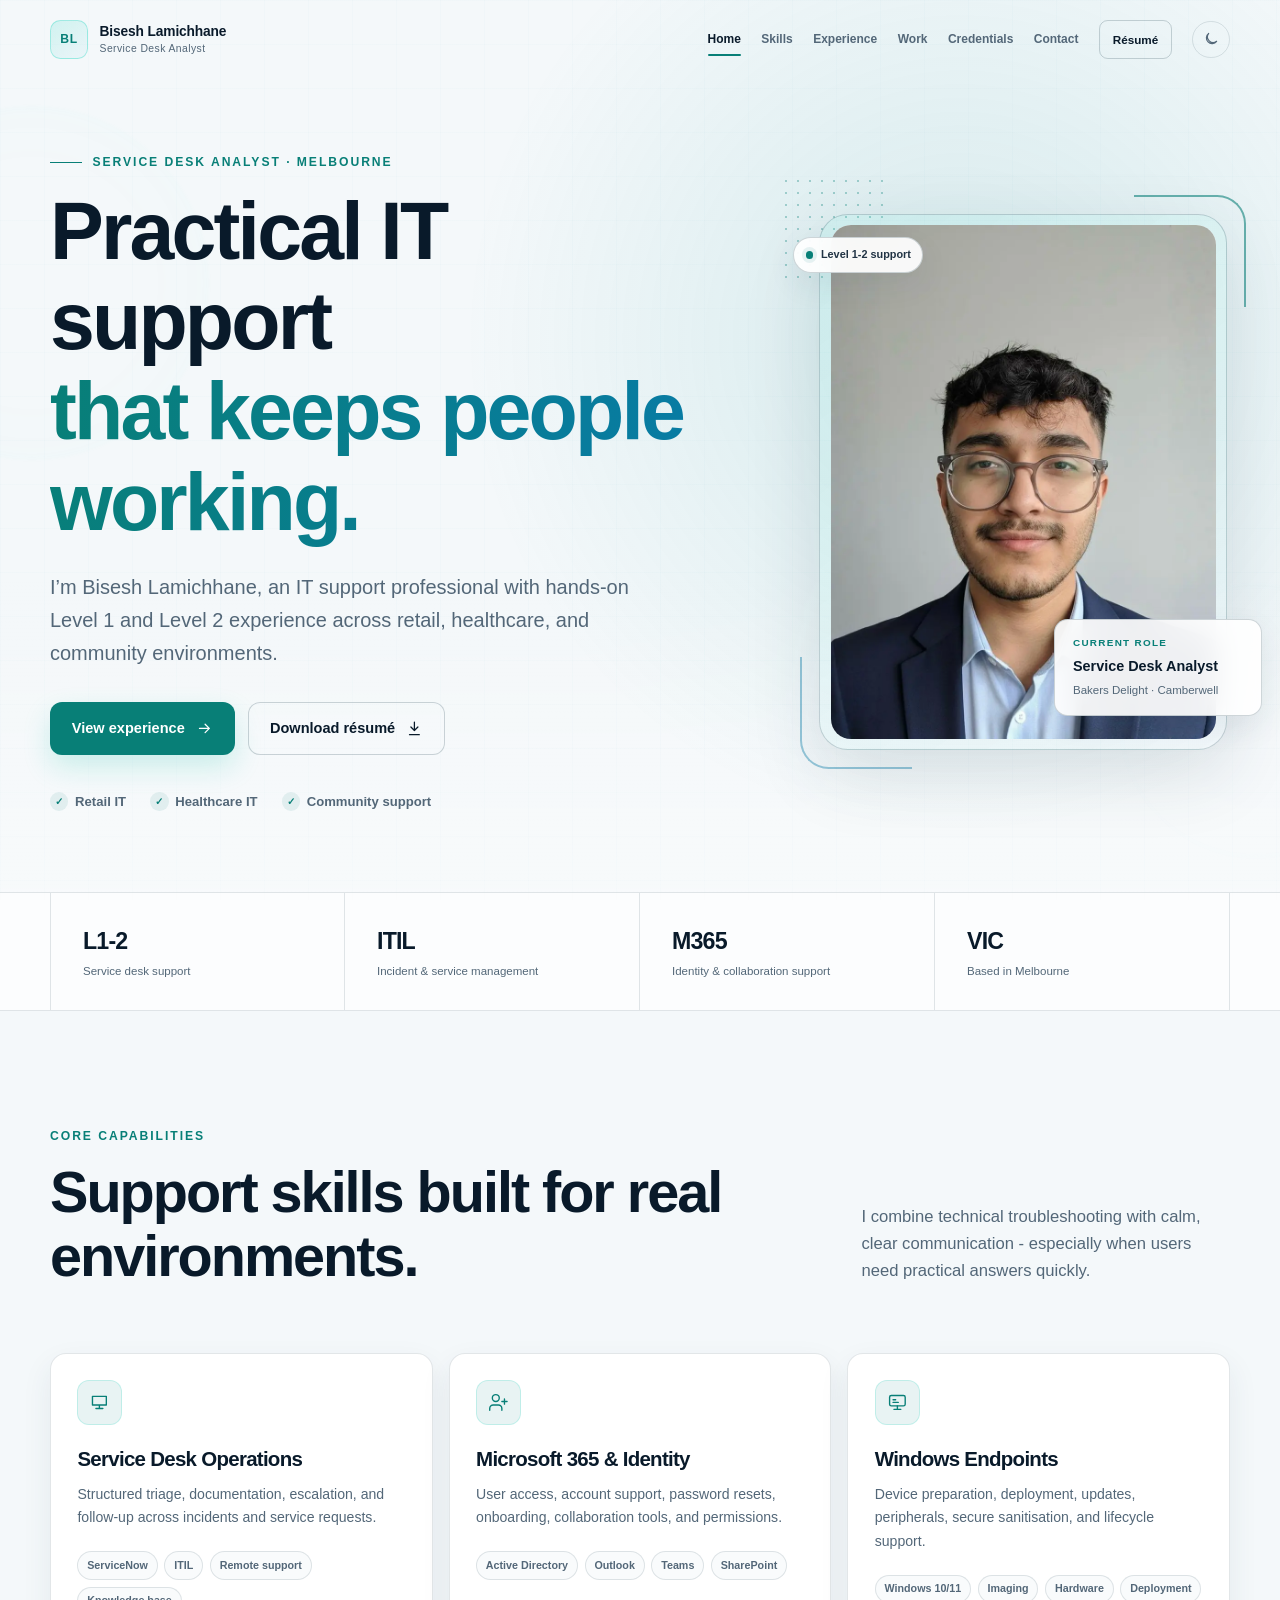
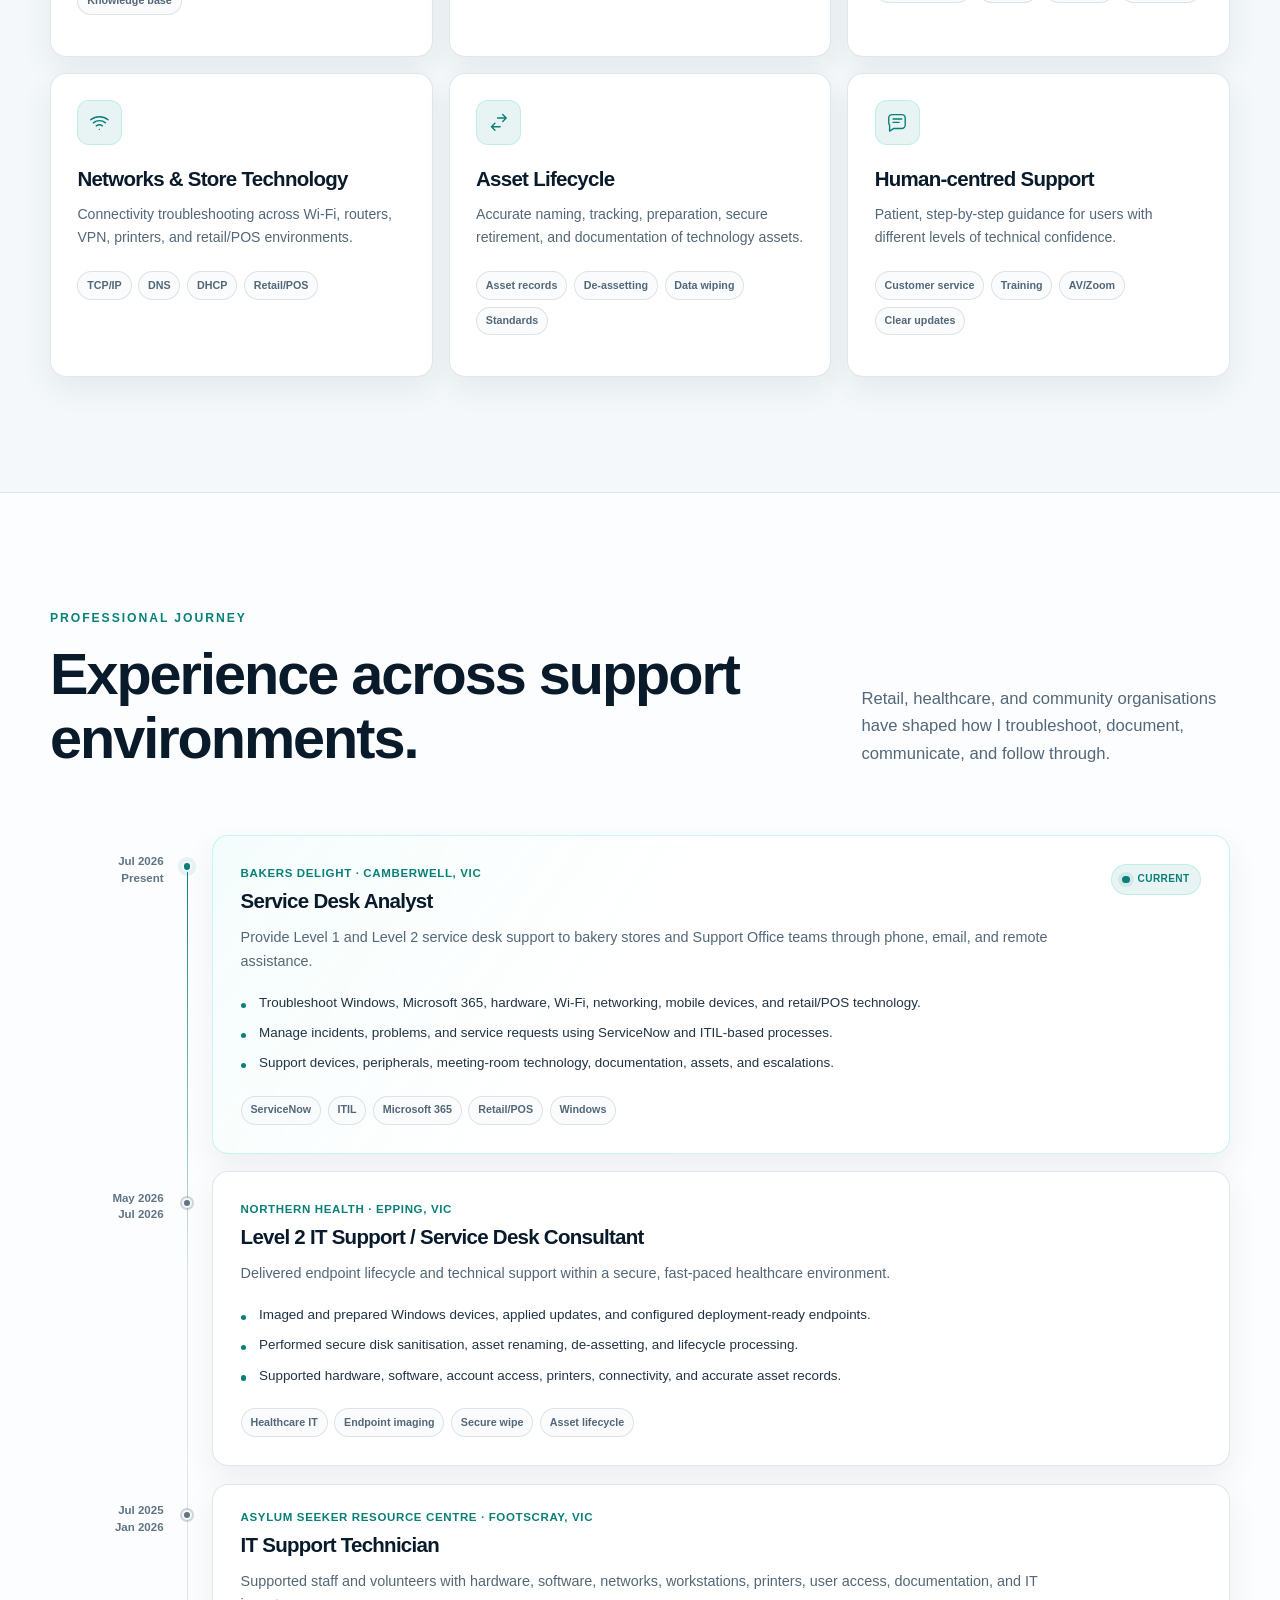
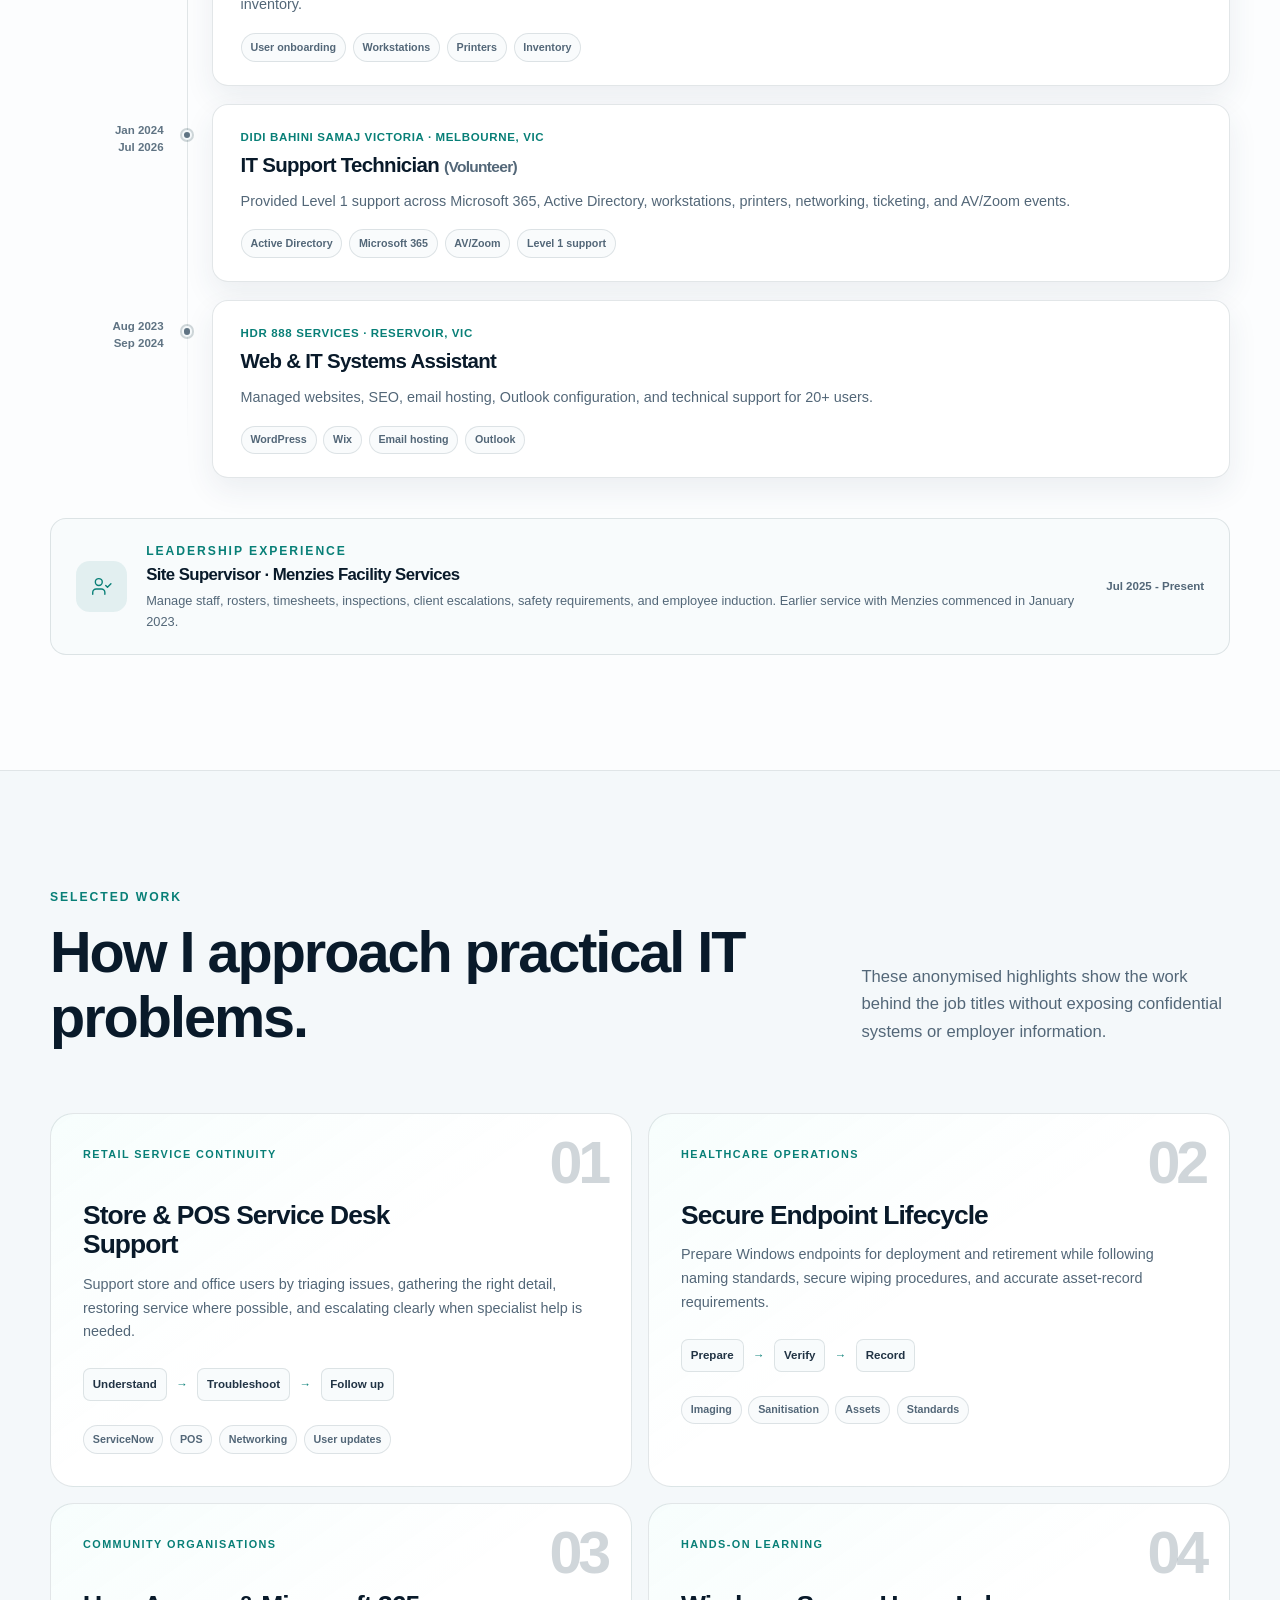
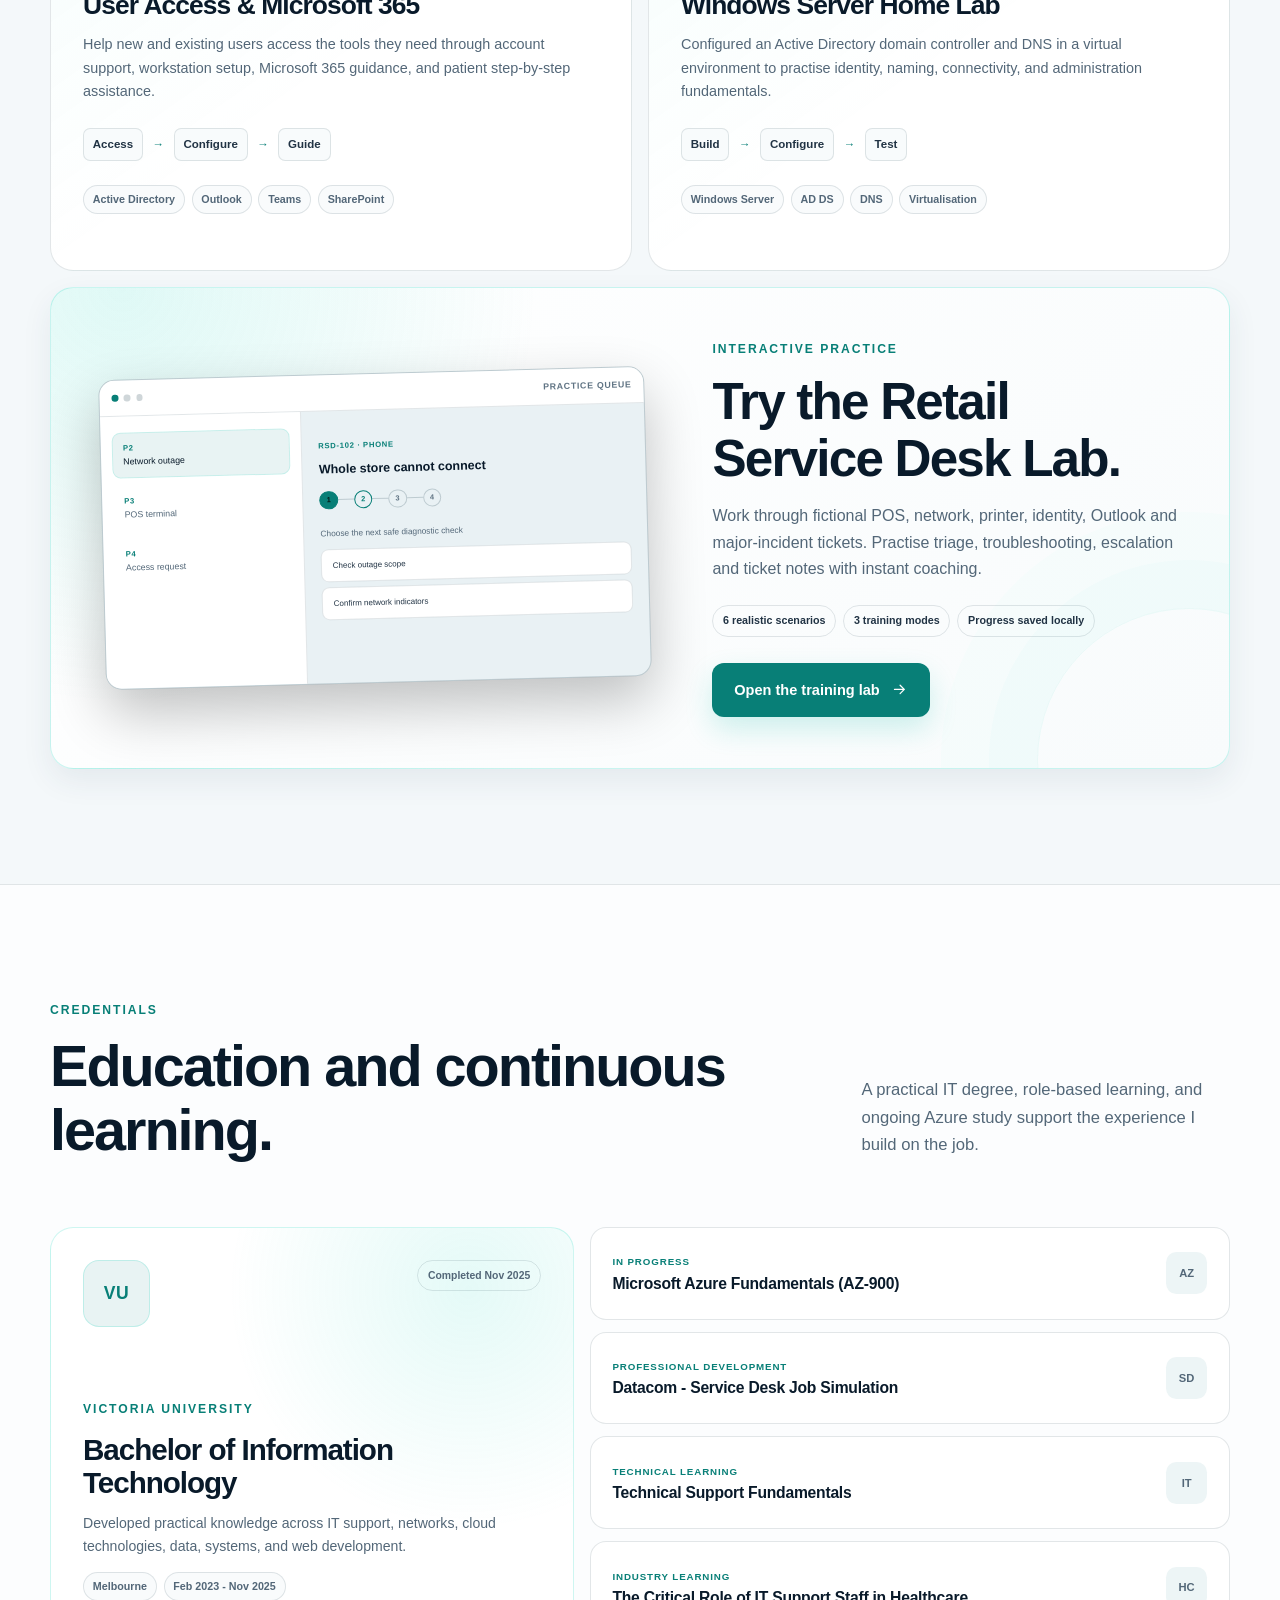
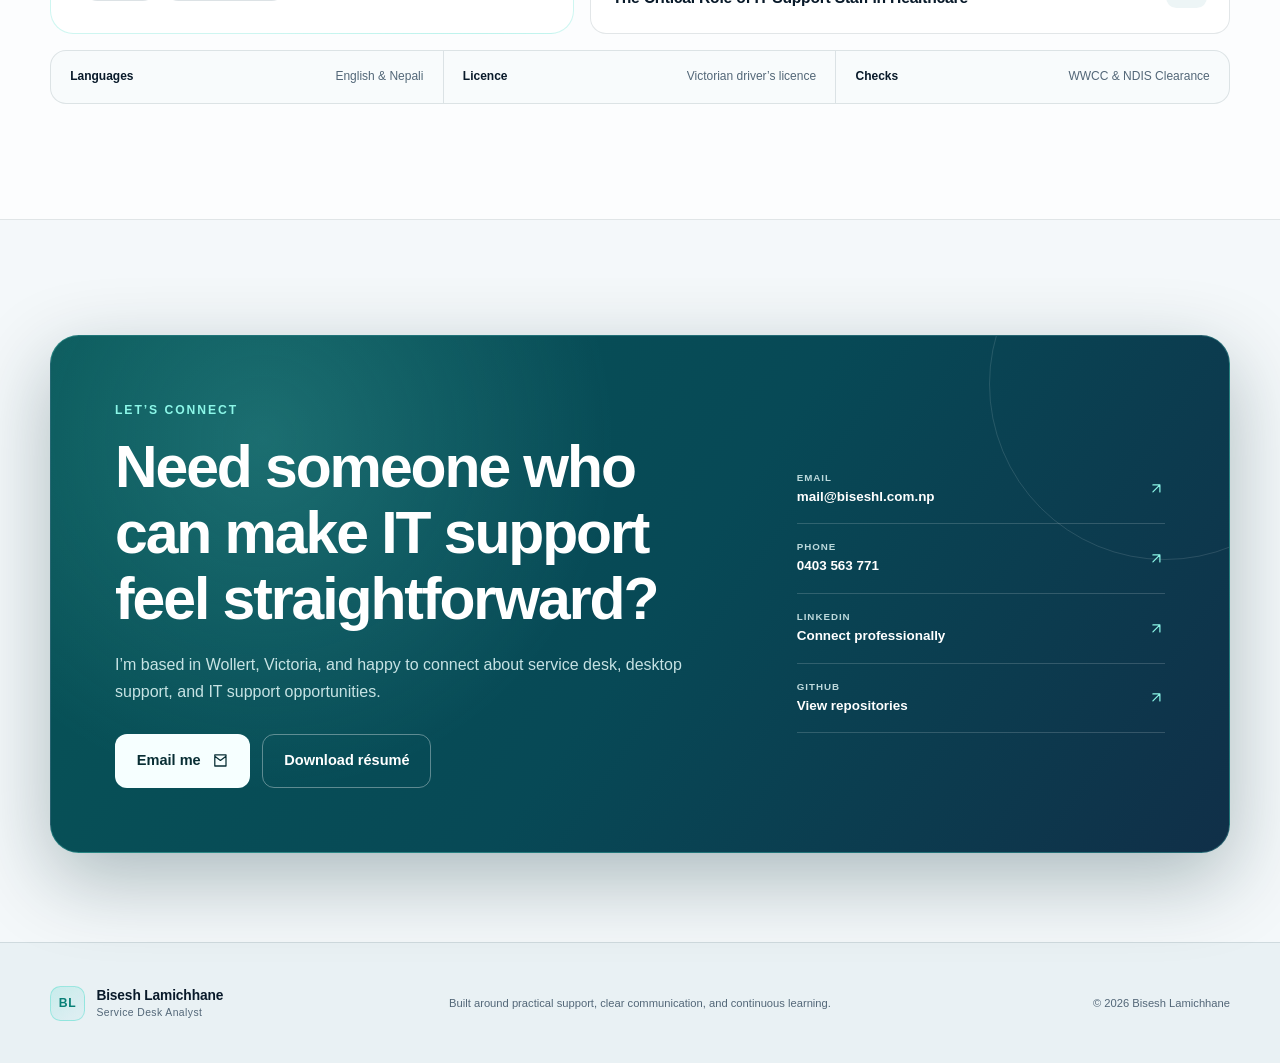
<file: index.html>
<!DOCTYPE html>
<html lang="en" data-theme="dark">
<head>
    <meta charset="utf-8">
    <meta name="viewport" content="width=device-width, initial-scale=1">
    <meta name="description" content="Bisesh Lamichhane is a Melbourne-based Service Desk Analyst with Level 1 and Level 2 experience across retail, healthcare, and community IT environments.">
    <meta name="author" content="Bisesh Lamichhane">
    <meta name="theme-color" content="#07111f">
    <meta name="color-scheme" content="dark light">

    <title>Bisesh Lamichhane | Service Desk Analyst &amp; IT Support</title>
    <link rel="canonical" href="https://www.biseshl.com.np/">
    <link rel="icon" href="/img/favicon.svg" type="image/svg+xml">
    <link rel="manifest" href="/site.webmanifest">
    <link rel="preload" href="/img/me.webp" as="image" type="image/webp">
    <link rel="stylesheet" href="/styles/styles.css?v=20260718-3">

    <meta property="og:type" content="profile">
    <meta property="og:title" content="Bisesh Lamichhane | Service Desk Analyst">
    <meta property="og:description" content="Level 1-2 IT support experience across retail, healthcare, and community environments in Melbourne.">
    <meta property="og:url" content="https://www.biseshl.com.np/">
    <meta property="og:image" content="https://www.biseshl.com.np/img/me.jpg">
    <meta property="og:image:alt" content="Professional portrait of Bisesh Lamichhane">
    <meta property="profile:first_name" content="Bisesh">
    <meta property="profile:last_name" content="Lamichhane">

    <meta name="twitter:card" content="summary_large_image">
    <meta name="twitter:title" content="Bisesh Lamichhane | Service Desk Analyst">
    <meta name="twitter:description" content="Practical IT support that keeps people working.">
    <meta name="twitter:image" content="https://www.biseshl.com.np/img/me.jpg">

    <script>
        document.documentElement.classList.add('js');
        try {
            const savedTheme = localStorage.getItem('theme');
            const preferredTheme = window.matchMedia('(prefers-color-scheme: light)').matches ? 'light' : 'dark';
            document.documentElement.dataset.theme = savedTheme || preferredTheme;
        } catch (error) {
            document.documentElement.dataset.theme = 'dark';
        }
    </script>

    <script type="application/ld+json">
    {
        "@context": "https://schema.org",
        "@type": "Person",
        "name": "Bisesh Lamichhane",
        "url": "https://www.biseshl.com.np/",
        "image": "https://www.biseshl.com.np/img/me.jpg",
        "jobTitle": "Service Desk Analyst",
        "email": "mailto:mail@biseshl.com.np",
        "telephone": "+61 403 563 771",
        "address": {
            "@type": "PostalAddress",
            "addressLocality": "Wollert",
            "addressRegion": "VIC",
            "addressCountry": "AU"
        },
        "alumniOf": {
            "@type": "CollegeOrUniversity",
            "name": "Victoria University"
        },
        "sameAs": [
            "https://www.linkedin.com/in/bisesh-lamichhane-6971a423b/",
            "https://github.com/Biseshl"
        ],
        "knowsAbout": [
            "Service Desk",
            "Microsoft 365",
            "Active Directory",
            "ServiceNow",
            "Windows endpoint support",
            "ITIL",
            "Retail POS support",
            "Networking"
        ]
    }
    </script>
    <script src="/app.js?v=20260718-2" defer></script>
</head>

<body>
    <a class="skip-link" href="#main-content">Skip to main content</a>

    <header class="site-header" data-site-header>
        <nav class="nav shell" aria-label="Primary navigation">
            <a class="brand" href="#home" aria-label="Bisesh Lamichhane - home">
                <span class="brand__mark" aria-hidden="true">BL</span>
                <span class="brand__text">
                    <strong>Bisesh Lamichhane</strong>
                    <small>Service Desk Analyst</small>
                </span>
            </a>

            <button class="nav-toggle" type="button" aria-expanded="false" aria-controls="primary-menu" aria-label="Open navigation menu">
                <span></span>
                <span></span>
                <span></span>
            </button>

            <div class="nav-menu" id="primary-menu" data-nav-menu>
                <a href="#home" data-nav-link>Home</a>
                <a href="#skills" data-nav-link>Skills</a>
                <a href="#experience" data-nav-link>Experience</a>
                <a href="#work" data-nav-link>Work</a>
                <a href="#credentials" data-nav-link>Credentials</a>
                <a href="#contact" data-nav-link>Contact</a>
                <a class="nav-resume" href="/Resume/Bisesh_Resume.pdf" download="Bisesh_Resume.pdf">Résumé</a>
                <button class="theme-toggle" type="button" aria-label="Switch to light theme" aria-pressed="false" data-theme-toggle>
                    <svg class="theme-icon theme-icon--sun" viewBox="0 0 24 24" aria-hidden="true">
                        <circle cx="12" cy="12" r="4"></circle>
                        <path d="M12 2v2M12 20v2M4.93 4.93l1.42 1.42M17.65 17.65l1.42 1.42M2 12h2M20 12h2M4.93 19.07l1.42-1.42M17.65 6.35l1.42-1.42"></path>
                    </svg>
                    <svg class="theme-icon theme-icon--moon" viewBox="0 0 24 24" aria-hidden="true">
                        <path d="M20.4 15.5A8.5 8.5 0 0 1 8.5 3.6 8.5 8.5 0 1 0 20.4 15.5Z"></path>
                    </svg>
                </button>
            </div>
        </nav>
    </header>

    <main id="main-content">
        <section class="hero section" id="home" aria-labelledby="hero-title">
            <div class="hero__glow hero__glow--one" aria-hidden="true"></div>
            <div class="hero__glow hero__glow--two" aria-hidden="true"></div>

            <div class="shell hero__grid">
                <div class="hero__content reveal">
                    <p class="eyebrow"><span></span> Service Desk Analyst · Melbourne</p>
                    <h1 id="hero-title">Practical IT support <em>that keeps people working.</em></h1>
                    <p class="hero__lead">
                        I’m Bisesh Lamichhane, an IT support professional with hands-on Level 1 and Level 2 experience across retail, healthcare, and community environments.
                    </p>

                    <div class="hero__actions">
                        <a class="button button--primary" href="#experience">
                            View experience
                            <svg viewBox="0 0 24 24" aria-hidden="true"><path d="m5 12 14 0M13 6l6 6-6 6"></path></svg>
                        </a>
                        <a class="button button--secondary" href="/Resume/Bisesh_Resume.pdf" download="Bisesh_Resume.pdf">
                            Download résumé
                            <svg viewBox="0 0 24 24" aria-hidden="true"><path d="M12 3v12M7 10l5 5 5-5M5 21h14"></path></svg>
                        </a>
                    </div>

                    <ul class="hero__proof" aria-label="Experience environments">
                        <li><span aria-hidden="true">✓</span> Retail IT</li>
                        <li><span aria-hidden="true">✓</span> Healthcare IT</li>
                        <li><span aria-hidden="true">✓</span> Community support</li>
                    </ul>
                </div>

                <div class="hero__visual reveal" data-delay="120">
                    <div class="portrait-frame">
                        <div class="portrait-frame__grid" aria-hidden="true"></div>
                        <picture>
                            <source srcset="/img/me.webp" type="image/webp">
                            <img src="/img/me.jpg" width="840" height="1120" alt="Bisesh Lamichhane in professional attire" fetchpriority="high">
                        </picture>
                        <div class="portrait-frame__label">
                            <small>Current role</small>
                            <strong>Service Desk Analyst</strong>
                            <span>Bakers Delight · Camberwell</span>
                        </div>
                        <div class="portrait-frame__status">
                            <span aria-hidden="true"></span>
                            Level 1-2 support
                        </div>
                    </div>
                </div>
            </div>
        </section>

        <section class="trust-strip" aria-label="Professional focus">
            <div class="shell trust-strip__grid">
                <div>
                    <span class="trust-strip__number">L1-2</span>
                    <p>Service desk support</p>
                </div>
                <div>
                    <span class="trust-strip__number">ITIL</span>
                    <p>Incident &amp; service management</p>
                </div>
                <div>
                    <span class="trust-strip__number">M365</span>
                    <p>Identity &amp; collaboration support</p>
                </div>
                <div>
                    <span class="trust-strip__number">VIC</span>
                    <p>Based in Melbourne</p>
                </div>
            </div>
        </section>

        <section class="section" id="skills" aria-labelledby="skills-title">
            <div class="shell">
                <div class="section-heading reveal">
                    <div>
                        <p class="section-kicker">Core capabilities</p>
                        <h2 id="skills-title">Support skills built for real environments.</h2>
                    </div>
                    <p>I combine technical troubleshooting with calm, clear communication - especially when users need practical answers quickly.</p>
                </div>

                <div class="capability-grid">
                    <article class="capability-card reveal">
                        <div class="icon-box" aria-hidden="true">
                            <svg viewBox="0 0 24 24"><path d="M4 5h16v10H4zM8 19h8M12 15v4"></path></svg>
                        </div>
                        <h3>Service Desk Operations</h3>
                        <p>Structured triage, documentation, escalation, and follow-up across incidents and service requests.</p>
                        <ul class="tag-list"><li>ServiceNow</li><li>ITIL</li><li>Remote support</li><li>Knowledge base</li></ul>
                    </article>

                    <article class="capability-card reveal" data-delay="60">
                        <div class="icon-box" aria-hidden="true">
                            <svg viewBox="0 0 24 24"><path d="M16 21v-2a4 4 0 0 0-4-4H6a4 4 0 0 0-4 4v2M9 11a4 4 0 1 0 0-8 4 4 0 0 0 0 8ZM19 8v6M22 11h-6"></path></svg>
                        </div>
                        <h3>Microsoft 365 &amp; Identity</h3>
                        <p>User access, account support, password resets, onboarding, collaboration tools, and permissions.</p>
                        <ul class="tag-list"><li>Active Directory</li><li>Outlook</li><li>Teams</li><li>SharePoint</li></ul>
                    </article>

                    <article class="capability-card reveal" data-delay="120">
                        <div class="icon-box" aria-hidden="true">
                            <svg viewBox="0 0 24 24"><rect x="3" y="4" width="18" height="12" rx="2"></rect><path d="M8 20h8M12 16v4M7 9h3M7 12h6"></path></svg>
                        </div>
                        <h3>Windows Endpoints</h3>
                        <p>Device preparation, deployment, updates, peripherals, secure sanitisation, and lifecycle support.</p>
                        <ul class="tag-list"><li>Windows 10/11</li><li>Imaging</li><li>Hardware</li><li>Deployment</li></ul>
                    </article>

                    <article class="capability-card reveal">
                        <div class="icon-box" aria-hidden="true">
                            <svg viewBox="0 0 24 24"><path d="M5 12.55a11 11 0 0 1 14.08 0M8.5 16a6 6 0 0 1 7 0M12 20h.01M2 9a16 16 0 0 1 20 0"></path></svg>
                        </div>
                        <h3>Networks &amp; Store Technology</h3>
                        <p>Connectivity troubleshooting across Wi-Fi, routers, VPN, printers, and retail/POS environments.</p>
                        <ul class="tag-list"><li>TCP/IP</li><li>DNS</li><li>DHCP</li><li>Retail/POS</li></ul>
                    </article>

                    <article class="capability-card reveal" data-delay="60">
                        <div class="icon-box" aria-hidden="true">
                            <svg viewBox="0 0 24 24"><path d="M20 7h-9M14 17H5M17 3l4 4-4 4M8 13l-4 4 4 4"></path></svg>
                        </div>
                        <h3>Asset Lifecycle</h3>
                        <p>Accurate naming, tracking, preparation, secure retirement, and documentation of technology assets.</p>
                        <ul class="tag-list"><li>Asset records</li><li>De-assetting</li><li>Data wiping</li><li>Standards</li></ul>
                    </article>

                    <article class="capability-card reveal" data-delay="120">
                        <div class="icon-box" aria-hidden="true">
                            <svg viewBox="0 0 24 24"><path d="M21 15a4 4 0 0 1-4 4H8l-5 3v-7a4 4 0 0 1-1-2.65V7a4 4 0 0 1 4-4h11a4 4 0 0 1 4 4z"></path><path d="M7 8h10M7 12h7"></path></svg>
                        </div>
                        <h3>Human-centred Support</h3>
                        <p>Patient, step-by-step guidance for users with different levels of technical confidence.</p>
                        <ul class="tag-list"><li>Customer service</li><li>Training</li><li>AV/Zoom</li><li>Clear updates</li></ul>
                    </article>
                </div>
            </div>
        </section>

        <section class="section section--tinted" id="experience" aria-labelledby="experience-title">
            <div class="shell">
                <div class="section-heading reveal">
                    <div>
                        <p class="section-kicker">Professional journey</p>
                        <h2 id="experience-title">Experience across support environments.</h2>
                    </div>
                    <p>Retail, healthcare, and community organisations have shaped how I troubleshoot, document, communicate, and follow through.</p>
                </div>

                <div class="experience-list">
                    <article class="experience-item reveal experience-item--featured">
                        <div class="experience-item__date"><span>Jul 2026</span><span>Present</span></div>
                        <div class="experience-card">
                            <div class="experience-card__topline">
                                <div>
                                    <p class="role-company">Bakers Delight · Camberwell, VIC</p>
                                    <h3>Service Desk Analyst</h3>
                                </div>
                                <span class="status-pill"><span></span> Current</span>
                            </div>
                            <p>Provide Level 1 and Level 2 service desk support to bakery stores and Support Office teams through phone, email, and remote assistance.</p>
                            <ul class="bullet-list">
                                <li>Troubleshoot Windows, Microsoft 365, hardware, Wi-Fi, networking, mobile devices, and retail/POS technology.</li>
                                <li>Manage incidents, problems, and service requests using ServiceNow and ITIL-based processes.</li>
                                <li>Support devices, peripherals, meeting-room technology, documentation, assets, and escalations.</li>
                            </ul>
                            <ul class="tag-list"><li>ServiceNow</li><li>ITIL</li><li>Microsoft 365</li><li>Retail/POS</li><li>Windows</li></ul>
                        </div>
                    </article>

                    <article class="experience-item reveal">
                        <div class="experience-item__date"><span>May 2026</span><span>Jul 2026</span></div>
                        <div class="experience-card">
                            <p class="role-company">Northern Health · Epping, VIC</p>
                            <h3>Level 2 IT Support / Service Desk Consultant</h3>
                            <p>Delivered endpoint lifecycle and technical support within a secure, fast-paced healthcare environment.</p>
                            <ul class="bullet-list">
                                <li>Imaged and prepared Windows devices, applied updates, and configured deployment-ready endpoints.</li>
                                <li>Performed secure disk sanitisation, asset renaming, de-assetting, and lifecycle processing.</li>
                                <li>Supported hardware, software, account access, printers, connectivity, and accurate asset records.</li>
                            </ul>
                            <ul class="tag-list"><li>Healthcare IT</li><li>Endpoint imaging</li><li>Secure wipe</li><li>Asset lifecycle</li></ul>
                        </div>
                    </article>

                    <article class="experience-item reveal">
                        <div class="experience-item__date"><span>Jul 2025</span><span>Jan 2026</span></div>
                        <div class="experience-card experience-card--compact">
                            <p class="role-company">Asylum Seeker Resource Centre · Footscray, VIC</p>
                            <h3>IT Support Technician</h3>
                            <p>Supported staff and volunteers with hardware, software, networks, workstations, printers, user access, documentation, and IT inventory.</p>
                            <ul class="tag-list"><li>User onboarding</li><li>Workstations</li><li>Printers</li><li>Inventory</li></ul>
                        </div>
                    </article>

                    <article class="experience-item reveal">
                        <div class="experience-item__date"><span>Jan 2024</span><span>Jul 2026</span></div>
                        <div class="experience-card experience-card--compact">
                            <p class="role-company">Didi Bahini Samaj Victoria · Melbourne, VIC</p>
                            <h3>IT Support Technician <span>(Volunteer)</span></h3>
                            <p>Provided Level 1 support across Microsoft 365, Active Directory, workstations, printers, networking, ticketing, and AV/Zoom events.</p>
                            <ul class="tag-list"><li>Active Directory</li><li>Microsoft 365</li><li>AV/Zoom</li><li>Level 1 support</li></ul>
                        </div>
                    </article>

                    <article class="experience-item reveal">
                        <div class="experience-item__date"><span>Aug 2023</span><span>Sep 2024</span></div>
                        <div class="experience-card experience-card--compact">
                            <p class="role-company">HDR 888 Services · Reservoir, VIC</p>
                            <h3>Web &amp; IT Systems Assistant</h3>
                            <p>Managed websites, SEO, email hosting, Outlook configuration, and technical support for 20+ users.</p>
                            <ul class="tag-list"><li>WordPress</li><li>Wix</li><li>Email hosting</li><li>Outlook</li></ul>
                        </div>
                    </article>
                </div>

                <aside class="leadership-card reveal" aria-labelledby="leadership-title">
                    <div class="leadership-card__icon" aria-hidden="true">
                        <svg viewBox="0 0 24 24"><path d="M16 21v-2a4 4 0 0 0-4-4H6a4 4 0 0 0-4 4v2M9 11a4 4 0 1 0 0-8 4 4 0 0 0 0 8M17 11l2 2 4-4"></path></svg>
                    </div>
                    <div>
                        <p class="section-kicker">Leadership experience</p>
                        <h3 id="leadership-title">Site Supervisor · Menzies Facility Services</h3>
                        <p>Manage staff, rosters, timesheets, inspections, client escalations, safety requirements, and employee induction. Earlier service with Menzies commenced in January 2023.</p>
                    </div>
                    <span class="leadership-card__date">Jul 2025 - Present</span>
                </aside>
            </div>
        </section>

        <section class="section" id="work" aria-labelledby="work-title">
            <div class="shell">
                <div class="section-heading reveal">
                    <div>
                        <p class="section-kicker">Selected work</p>
                        <h2 id="work-title">How I approach practical IT problems.</h2>
                    </div>
                    <p>These anonymised highlights show the work behind the job titles without exposing confidential systems or employer information.</p>
                </div>

                <div class="work-grid">
                    <article class="work-card reveal">
                        <div class="work-card__number">01</div>
                        <p class="work-card__label">Retail service continuity</p>
                        <h3>Store &amp; POS Service Desk Support</h3>
                        <p>Support store and office users by triaging issues, gathering the right detail, restoring service where possible, and escalating clearly when specialist help is needed.</p>
                        <div class="work-card__flow" role="group" aria-label="Support workflow">
                            <span>Understand</span><i aria-hidden="true">→</i><span>Troubleshoot</span><i aria-hidden="true">→</i><span>Follow up</span>
                        </div>
                        <ul class="tag-list"><li>ServiceNow</li><li>POS</li><li>Networking</li><li>User updates</li></ul>
                    </article>

                    <article class="work-card reveal" data-delay="80">
                        <div class="work-card__number">02</div>
                        <p class="work-card__label">Healthcare operations</p>
                        <h3>Secure Endpoint Lifecycle</h3>
                        <p>Prepare Windows endpoints for deployment and retirement while following naming standards, secure wiping procedures, and accurate asset-record requirements.</p>
                        <div class="work-card__flow" role="group" aria-label="Endpoint workflow">
                            <span>Prepare</span><i aria-hidden="true">→</i><span>Verify</span><i aria-hidden="true">→</i><span>Record</span>
                        </div>
                        <ul class="tag-list"><li>Imaging</li><li>Sanitisation</li><li>Assets</li><li>Standards</li></ul>
                    </article>

                    <article class="work-card reveal">
                        <div class="work-card__number">03</div>
                        <p class="work-card__label">Community organisations</p>
                        <h3>User Access &amp; Microsoft 365</h3>
                        <p>Help new and existing users access the tools they need through account support, workstation setup, Microsoft 365 guidance, and patient step-by-step assistance.</p>
                        <div class="work-card__flow" role="group" aria-label="Onboarding workflow">
                            <span>Access</span><i aria-hidden="true">→</i><span>Configure</span><i aria-hidden="true">→</i><span>Guide</span>
                        </div>
                        <ul class="tag-list"><li>Active Directory</li><li>Outlook</li><li>Teams</li><li>SharePoint</li></ul>
                    </article>

                    <article class="work-card reveal" data-delay="80">
                        <div class="work-card__number">04</div>
                        <p class="work-card__label">Hands-on learning</p>
                        <h3>Windows Server Home Lab</h3>
                        <p>Configured an Active Directory domain controller and DNS in a virtual environment to practise identity, naming, connectivity, and administration fundamentals.</p>
                        <div class="work-card__flow" role="group" aria-label="Home lab workflow">
                            <span>Build</span><i aria-hidden="true">→</i><span>Configure</span><i aria-hidden="true">→</i><span>Test</span>
                        </div>
                        <ul class="tag-list"><li>Windows Server</li><li>AD DS</li><li>DNS</li><li>Virtualisation</li></ul>
                    </article>
                </div>

                <aside class="lab-promo reveal" aria-labelledby="lab-promo-title">
                    <div class="lab-promo__preview" aria-hidden="true">
                        <div class="lab-promo__window-bar">
                            <span></span><span></span><span></span>
                            <strong>Practice queue</strong>
                        </div>
                        <div class="lab-promo__screen">
                            <div class="lab-promo__queue">
                                <span class="is-active"><i>P2</i> Network outage</span>
                                <span><i>P3</i> POS terminal</span>
                                <span><i>P4</i> Access request</span>
                            </div>
                            <div class="lab-promo__ticket">
                                <small>RSD-102 · PHONE</small>
                                <strong>Whole store cannot connect</strong>
                                <div class="lab-promo__steps">
                                    <span class="is-done">1</span><b></b><span class="is-current">2</span><b></b><span>3</span><b></b><span>4</span>
                                </div>
                                <p>Choose the next safe diagnostic check</p>
                                <em>Check outage scope</em>
                                <em>Confirm network indicators</em>
                            </div>
                        </div>
                    </div>

                    <div class="lab-promo__content">
                        <p class="section-kicker">Interactive practice</p>
                        <h3 id="lab-promo-title">Try the Retail Service Desk Lab.</h3>
                        <p>Work through fictional POS, network, printer, identity, Outlook and major-incident tickets. Practise triage, troubleshooting, escalation and ticket notes with instant coaching.</p>
                        <ul class="lab-promo__facts" aria-label="Training lab features">
                            <li>6 realistic scenarios</li>
                            <li>3 training modes</li>
                            <li>Progress saved locally</li>
                        </ul>
                        <a class="button button--primary" href="/lab/">
                            Open the training lab
                            <svg viewBox="0 0 24 24" aria-hidden="true"><path d="m5 12 14 0M13 6l6 6-6 6"></path></svg>
                        </a>
                    </div>
                </aside>
            </div>
        </section>

        <section class="section section--tinted" id="credentials" aria-labelledby="credentials-title">
            <div class="shell">
                <div class="section-heading reveal">
                    <div>
                        <p class="section-kicker">Credentials</p>
                        <h2 id="credentials-title">Education and continuous learning.</h2>
                    </div>
                    <p>A practical IT degree, role-based learning, and ongoing Azure study support the experience I build on the job.</p>
                </div>

                <div class="credentials-grid">
                    <article class="education-card reveal">
                        <div class="education-card__top">
                            <div class="education-card__mark" aria-hidden="true">VU</div>
                            <span>Completed Nov 2025</span>
                        </div>
                        <p class="section-kicker">Victoria University</p>
                        <h3>Bachelor of Information Technology</h3>
                        <p>Developed practical knowledge across IT support, networks, cloud technologies, data, systems, and web development.</p>
                        <ul class="tag-list"><li>Melbourne</li><li>Feb 2023 - Nov 2025</li></ul>
                    </article>

                    <div class="certification-list">
                        <article class="certification-card reveal">
                            <div>
                                <span class="certification-card__state">In progress</span>
                                <h3>Microsoft Azure Fundamentals (AZ-900)</h3>
                            </div>
                            <span class="certification-card__logo" aria-hidden="true">AZ</span>
                        </article>
                        <article class="certification-card reveal" data-delay="50">
                            <div>
                                <span class="certification-card__state">Professional development</span>
                                <h3>Datacom - Service Desk Job Simulation</h3>
                            </div>
                            <span class="certification-card__logo" aria-hidden="true">SD</span>
                        </article>
                        <article class="certification-card reveal" data-delay="100">
                            <div>
                                <span class="certification-card__state">Technical learning</span>
                                <h3>Technical Support Fundamentals</h3>
                            </div>
                            <span class="certification-card__logo" aria-hidden="true">IT</span>
                        </article>
                        <article class="certification-card reveal" data-delay="150">
                            <div>
                                <span class="certification-card__state">Industry learning</span>
                                <h3>The Critical Role of IT Support Staff in Healthcare</h3>
                            </div>
                            <span class="certification-card__logo" aria-hidden="true">HC</span>
                        </article>
                    </div>
                </div>

                <ul class="credential-facts reveal" aria-label="Additional credentials">
                    <li><strong>Languages</strong><span>English &amp; Nepali</span></li>
                    <li><strong>Licence</strong><span>Victorian driver’s licence</span></li>
                    <li><strong>Checks</strong><span>WWCC &amp; NDIS Clearance</span></li>
                </ul>
            </div>
        </section>

        <section class="section contact" id="contact" aria-labelledby="contact-title">
            <div class="shell">
                <div class="contact-card reveal">
                    <div class="contact-card__content">
                        <p class="section-kicker">Let’s connect</p>
                        <h2 id="contact-title">Need someone who can make IT support feel straightforward?</h2>
                        <p>I’m based in Wollert, Victoria, and happy to connect about service desk, desktop support, and IT support opportunities.</p>
                        <div class="contact-card__actions">
                            <a class="button button--light" href="mailto:mail@biseshl.com.np">
                                Email me
                                <svg viewBox="0 0 24 24" aria-hidden="true"><path d="M4 4h16v16H4zM4 6l8 6 8-6"></path></svg>
                            </a>
                            <a class="button button--ghost-light" href="/Resume/Bisesh_Resume.pdf" download="Bisesh_Resume.pdf">Download résumé</a>
                        </div>
                    </div>

                    <nav class="contact-links" aria-label="Contact links">
                        <a href="mailto:mail@biseshl.com.np">
                            <span>Email</span>
                            <strong>mail@biseshl.com.np</strong>
                            <svg viewBox="0 0 24 24" aria-hidden="true"><path d="m7 17 10-10M7 7h10v10"></path></svg>
                        </a>
                        <a href="tel:+61403563771">
                            <span>Phone</span>
                            <strong>0403&nbsp;563&nbsp;771</strong>
                            <svg viewBox="0 0 24 24" aria-hidden="true"><path d="m7 17 10-10M7 7h10v10"></path></svg>
                        </a>
                        <a href="https://www.linkedin.com/in/bisesh-lamichhane-6971a423b/" target="_blank" rel="noopener noreferrer">
                            <span>LinkedIn</span>
                            <strong>Connect professionally</strong>
                            <svg viewBox="0 0 24 24" aria-hidden="true"><path d="m7 17 10-10M7 7h10v10"></path></svg>
                        </a>
                        <a href="https://github.com/Biseshl" target="_blank" rel="noopener noreferrer">
                            <span>GitHub</span>
                            <strong>View repositories</strong>
                            <svg viewBox="0 0 24 24" aria-hidden="true"><path d="m7 17 10-10M7 7h10v10"></path></svg>
                        </a>
                    </nav>
                </div>
            </div>
        </section>
    </main>

    <footer class="site-footer">
        <div class="shell site-footer__inner">
            <a class="brand brand--footer" href="#home" aria-label="Back to top">
                <span class="brand__mark" aria-hidden="true">BL</span>
                <span class="brand__text"><strong>Bisesh Lamichhane</strong><small>Service Desk Analyst</small></span>
            </a>
            <p>Built around practical support, clear communication, and continuous learning.</p>
            <p>© <span data-current-year>2026</span> Bisesh Lamichhane</p>
        </div>
    </footer>
</body>
</html>
</file>
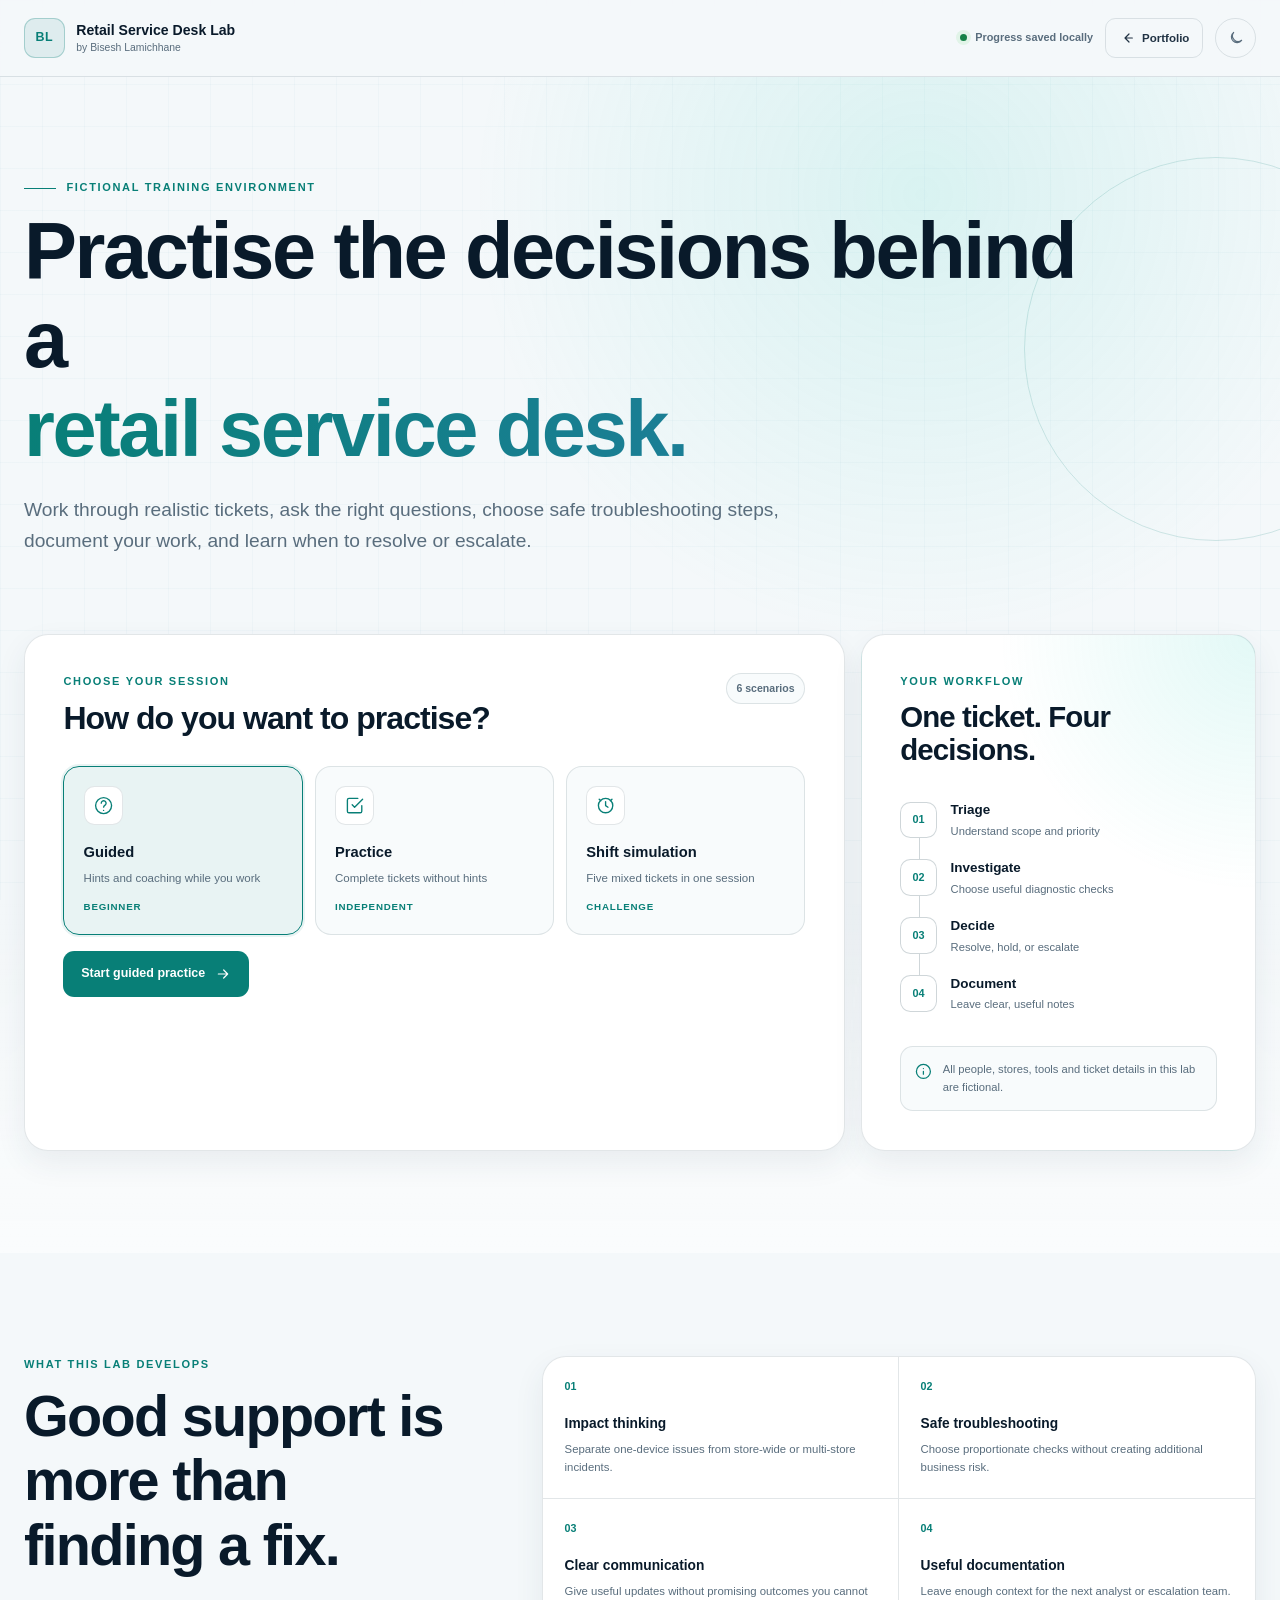
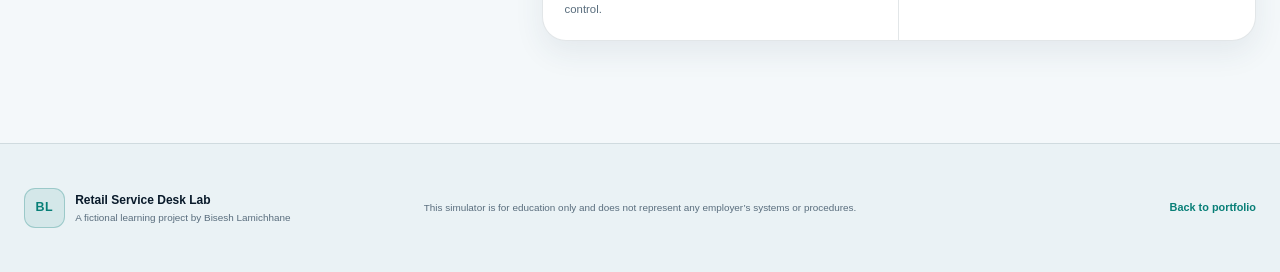
<file: lab/index.html>
<!DOCTYPE html>
<html lang="en" data-theme="light">
<head>
    <meta charset="utf-8">
    <meta name="viewport" content="width=device-width, initial-scale=1">
    <meta name="description" content="Practise realistic retail service desk triage, troubleshooting, communication, documentation, and escalation decisions in a fictional training environment.">
    <meta name="author" content="Bisesh Lamichhane">
    <meta name="theme-color" content="#f4f8fa">
    <meta name="color-scheme" content="dark light">

    <title>Retail Service Desk Lab | Bisesh Lamichhane</title>
    <link rel="canonical" href="https://www.biseshl.com.np/lab/">
    <link rel="icon" href="/img/favicon.svg" type="image/svg+xml">
    <link rel="stylesheet" href="/lab/styles.css?v=20260718">

    <meta property="og:type" content="website">
    <meta property="og:title" content="Retail Service Desk Lab">
    <meta property="og:description" content="A hands-on training simulator for new retail service desk analysts.">
    <meta property="og:url" content="https://www.biseshl.com.np/lab/">
    <meta property="og:image" content="https://www.biseshl.com.np/img/me.jpg">

    <script>
        document.documentElement.classList.add('js');
        try {
            const savedTheme = localStorage.getItem('theme');
            const preferredTheme = window.matchMedia('(prefers-color-scheme: dark)').matches ? 'dark' : 'light';
            document.documentElement.dataset.theme = savedTheme || preferredTheme;
        } catch (error) {
            document.documentElement.dataset.theme = 'light';
        }
    </script>

    <script type="application/ld+json">
    {
        "@context": "https://schema.org",
        "@type": "SoftwareApplication",
        "name": "Retail Service Desk Lab",
        "applicationCategory": "EducationalApplication",
        "operatingSystem": "Web",
        "url": "https://www.biseshl.com.np/lab/",
        "description": "A fictional retail service desk simulator for practising ticket triage, troubleshooting, communication, documentation, and escalation.",
        "offers": {
            "@type": "Offer",
            "price": "0",
            "priceCurrency": "AUD"
        },
        "author": {
            "@type": "Person",
            "name": "Bisesh Lamichhane",
            "url": "https://www.biseshl.com.np/"
        }
    }
    </script>
    <script src="/lab/app.js?v=20260718" defer></script>
</head>

<body>
    <a class="skip-link" href="#main-content">Skip to simulator</a>

    <header class="lab-header" data-header>
        <div class="shell lab-header__inner">
            <a class="brand" href="/" aria-label="Bisesh Lamichhane portfolio home">
                <span class="brand__mark" aria-hidden="true">BL</span>
                <span class="brand__text">
                    <strong>Retail Service Desk Lab</strong>
                    <small>by Bisesh Lamichhane</small>
                </span>
            </a>

            <div class="lab-header__actions">
                <span class="save-state" title="Progress is stored only in this browser">
                    <span aria-hidden="true"></span>
                    Progress saved locally
                </span>
                <a class="back-link" href="/">
                    <svg viewBox="0 0 24 24" aria-hidden="true"><path d="m15 18-6-6 6-6M9 12h11"></path></svg>
                    Portfolio
                </a>
                <button class="theme-toggle" type="button" aria-label="Switch to dark theme" aria-pressed="false" data-theme-toggle>
                    <svg class="theme-icon theme-icon--sun" viewBox="0 0 24 24" aria-hidden="true">
                        <circle cx="12" cy="12" r="4"></circle>
                        <path d="M12 2v2M12 20v2M4.93 4.93l1.42 1.42M17.65 17.65l1.42 1.42M2 12h2M20 12h2M4.93 19.07l1.42-1.42M17.65 6.35l1.42-1.42"></path>
                    </svg>
                    <svg class="theme-icon theme-icon--moon" viewBox="0 0 24 24" aria-hidden="true">
                        <path d="M20.4 15.5A8.5 8.5 0 0 1 8.5 3.6 8.5 8.5 0 1 0 20.4 15.5Z"></path>
                    </svg>
                </button>
            </div>
        </div>
    </header>

    <main id="main-content">
        <section class="lab-intro" data-setup aria-labelledby="lab-title">
            <div class="lab-intro__glow" aria-hidden="true"></div>
            <div class="shell">
                <div class="intro-copy">
                    <p class="eyebrow"><span></span> Fictional training environment</p>
                    <h1 id="lab-title">Practise the decisions behind a <em>retail service desk.</em></h1>
                    <p>Work through realistic tickets, ask the right questions, choose safe troubleshooting steps, document your work, and learn when to resolve or escalate.</p>
                </div>

                <div class="setup-grid">
                    <section class="mode-selector" aria-labelledby="mode-title">
                        <div class="panel-heading">
                            <div>
                                <p class="section-kicker">Choose your session</p>
                                <h2 id="mode-title">How do you want to practise?</h2>
                            </div>
                            <span class="scenario-count">6 scenarios</span>
                        </div>

                        <div class="mode-options" role="group" aria-label="Training mode">
                            <button class="mode-card is-selected" type="button" data-mode="guided" aria-pressed="true">
                                <span class="mode-card__icon" aria-hidden="true">
                                    <svg viewBox="0 0 24 24"><path d="M12 22a10 10 0 1 0 0-20 10 10 0 0 0 0 20ZM9.1 9a3 3 0 1 1 5.4 1.8c-1.3 1-2.5 1.6-2.5 3.2M12 18h.01"></path></svg>
                                </span>
                                <span>
                                    <strong>Guided</strong>
                                    <small>Hints and coaching while you work</small>
                                </span>
                                <span class="mode-card__level">Beginner</span>
                            </button>

                            <button class="mode-card" type="button" data-mode="practice" aria-pressed="false">
                                <span class="mode-card__icon" aria-hidden="true">
                                    <svg viewBox="0 0 24 24"><path d="M9 11l3 3L22 4M21 12v7a2 2 0 0 1-2 2H5a2 2 0 0 1-2-2V5a2 2 0 0 1 2-2h11"></path></svg>
                                </span>
                                <span>
                                    <strong>Practice</strong>
                                    <small>Complete tickets without hints</small>
                                </span>
                                <span class="mode-card__level">Independent</span>
                            </button>

                            <button class="mode-card" type="button" data-mode="shift" aria-pressed="false">
                                <span class="mode-card__icon" aria-hidden="true">
                                    <svg viewBox="0 0 24 24"><circle cx="12" cy="12" r="9"></circle><path d="M12 7v5l3 2M4 4l2 2M20 4l-2 2"></path></svg>
                                </span>
                                <span>
                                    <strong>Shift simulation</strong>
                                    <small>Five mixed tickets in one session</small>
                                </span>
                                <span class="mode-card__level">Challenge</span>
                            </button>
                        </div>

                        <button class="primary-button start-button" type="button" data-start>
                            Start guided practice
                            <svg viewBox="0 0 24 24" aria-hidden="true"><path d="m5 12 14 0M13 6l6 6-6 6"></path></svg>
                        </button>
                    </section>

                    <aside class="workflow-preview" aria-labelledby="workflow-title">
                        <p class="section-kicker">Your workflow</p>
                        <h2 id="workflow-title">One ticket. Four decisions.</h2>
                        <ol class="workflow-steps">
                            <li><span>01</span><div><strong>Triage</strong><small>Understand scope and priority</small></div></li>
                            <li><span>02</span><div><strong>Investigate</strong><small>Choose useful diagnostic checks</small></div></li>
                            <li><span>03</span><div><strong>Decide</strong><small>Resolve, hold, or escalate</small></div></li>
                            <li><span>04</span><div><strong>Document</strong><small>Leave clear, useful notes</small></div></li>
                        </ol>
                        <div class="workflow-preview__note">
                            <svg viewBox="0 0 24 24" aria-hidden="true"><path d="M12 22a10 10 0 1 0 0-20 10 10 0 0 0 0 20ZM12 16v-4M12 8h.01"></path></svg>
                            <p>All people, stores, tools and ticket details in this lab are fictional.</p>
                        </div>
                    </aside>
                </div>
            </div>
        </section>

        <section class="simulator-section" data-simulator hidden aria-labelledby="simulator-title">
            <div class="shell simulator-shell">
                <header class="session-bar">
                    <div>
                        <p class="section-kicker">Active session</p>
                        <h2 id="simulator-title"><span data-mode-label>Guided practice</span></h2>
                    </div>
                    <div class="session-bar__stats">
                        <div><small>Completed</small><strong data-completed-count>0/6</strong></div>
                        <div><small>Best average</small><strong data-best-average>—</strong></div>
                        <div data-timer-wrap hidden><small>Shift time</small><strong data-shift-timer>00:00</strong></div>
                        <button class="quiet-button" type="button" data-change-mode>Change mode</button>
                    </div>
                </header>

                <div class="simulator-grid">
                    <aside class="queue-panel" aria-labelledby="queue-title">
                        <div class="queue-panel__header">
                            <div>
                                <p class="section-kicker">Ticket queue</p>
                                <h3 id="queue-title">Training tickets</h3>
                            </div>
                            <span class="queue-badge" data-open-count>6 open</span>
                        </div>

                        <nav class="ticket-list" data-ticket-list aria-label="Training ticket queue"></nav>

                        <div class="queue-legend" role="group" aria-label="Priority guide">
                            <p><span class="priority-dot priority-dot--p1"></span><strong>P1</strong> Critical trading impact</p>
                            <p><span class="priority-dot priority-dot--p2"></span><strong>P2</strong> High business impact</p>
                            <p><span class="priority-dot priority-dot--p3"></span><strong>P3</strong> Limited impact</p>
                            <p><span class="priority-dot priority-dot--p4"></span><strong>P4</strong> Request or how-to</p>
                        </div>

                        <button class="text-button" type="button" data-reset-progress>Reset practice progress</button>
                    </aside>

                    <article class="ticket-workspace" data-workspace aria-live="polite">
                        <header class="ticket-header">
                            <div class="ticket-header__meta">
                                <span class="ticket-id" data-ticket-id>RSD-101</span>
                                <span class="channel-pill" data-channel>Phone</span>
                                <span class="ticket-status" data-ticket-status>In progress</span>
                            </div>
                            <div class="ticket-header__title">
                                <div>
                                    <p data-store>Fictional Store 184</p>
                                    <h3 data-ticket-title>Front POS terminal cannot connect</h3>
                                </div>
                                <div class="sla-card">
                                    <small>Target response</small>
                                    <strong data-sla>30 min</strong>
                                </div>
                            </div>
                        </header>

                        <div class="caller-message">
                            <div class="caller-avatar" aria-hidden="true">SM</div>
                            <div>
                                <p><strong data-caller>Store Manager</strong><span>Initial report</span></p>
                                <blockquote data-initial-message>“Our front POS says it cannot connect, but the second register is still working.”</blockquote>
                            </div>
                        </div>

                        <nav class="stage-tabs" aria-label="Ticket workflow stages">
                            <button class="stage-tab is-active" type="button" data-stage-button="triage" aria-current="step"><span>1</span>Triage</button>
                            <button class="stage-tab" type="button" data-stage-button="investigate" disabled><span>2</span>Investigate</button>
                            <button class="stage-tab" type="button" data-stage-button="decide" disabled><span>3</span>Decide</button>
                            <button class="stage-tab" type="button" data-stage-button="document" disabled><span>4</span>Document</button>
                        </nav>

                        <div class="stage-content" data-stage-content></div>
                    </article>

                    <aside class="coach-panel" aria-labelledby="coach-title">
                        <div class="coach-panel__header">
                            <span class="coach-avatar" aria-hidden="true">
                                <svg viewBox="0 0 24 24"><path d="M12 22a10 10 0 1 0 0-20 10 10 0 0 0 0 20ZM8 14s1.5 2 4 2 4-2 4-2M9 9h.01M15 9h.01"></path></svg>
                            </span>
                            <div><p class="section-kicker">Training coach</p><h3 id="coach-title">Decision support</h3></div>
                        </div>

                        <div class="coach-hint" data-coach-hint>
                            <small>Current hint</small>
                            <p>Start by confirming how many devices and users are affected.</p>
                        </div>

                        <form class="kb-search" data-kb-search-form role="search">
                            <label for="kb-search-input">Search knowledge base</label>
                            <div>
                                <input id="kb-search-input" type="search" placeholder="POS, network, access…" autocomplete="off" data-kb-search-input>
                                <button type="submit" aria-label="Search knowledge base">
                                    <svg viewBox="0 0 24 24" aria-hidden="true"><circle cx="11" cy="11" r="7"></circle><path d="m20 20-4-4"></path></svg>
                                </button>
                            </div>
                            <ul class="kb-results" data-kb-results hidden></ul>
                        </form>

                        <div class="kb-card">
                            <div class="kb-card__label"><span>KB</span><small>Suggested article</small></div>
                            <strong data-kb-title>Retail POS connectivity checks</strong>
                            <p data-kb-summary>Use impact and scope to decide whether this is a device issue or a store outage.</p>
                        </div>

                        <div class="activity-log">
                            <div class="activity-log__heading">
                                <h4>Activity</h4>
                                <span data-activity-count>0 actions</span>
                            </div>
                            <ol data-activity-log>
                                <li class="activity-log__empty">Your decisions will appear here.</li>
                            </ol>
                        </div>
                    </aside>
                </div>
            </div>
        </section>

        <section class="learning-section" aria-labelledby="learning-title">
            <div class="shell learning-grid">
                <div>
                    <p class="section-kicker">What this lab develops</p>
                    <h2 id="learning-title">Good support is more than finding a fix.</h2>
                </div>
                <ul>
                    <li><span>01</span><strong>Impact thinking</strong><p>Separate one-device issues from store-wide or multi-store incidents.</p></li>
                    <li><span>02</span><strong>Safe troubleshooting</strong><p>Choose proportionate checks without creating additional business risk.</p></li>
                    <li><span>03</span><strong>Clear communication</strong><p>Give useful updates without promising outcomes you cannot control.</p></li>
                    <li><span>04</span><strong>Useful documentation</strong><p>Leave enough context for the next analyst or escalation team.</p></li>
                </ul>
            </div>
        </section>
    </main>

    <footer class="lab-footer">
        <div class="shell lab-footer__inner">
            <div><span class="brand__mark" aria-hidden="true">BL</span><p><strong>Retail Service Desk Lab</strong><small>A fictional learning project by Bisesh Lamichhane</small></p></div>
            <p>This simulator is for education only and does not represent any employer’s systems or procedures.</p>
            <a href="/">Back to portfolio</a>
        </div>
    </footer>

    <div class="feedback-overlay" data-feedback-overlay hidden>
        <section class="feedback-modal" role="dialog" aria-modal="true" aria-labelledby="feedback-title" tabindex="-1" data-feedback-modal>
            <button class="modal-close" type="button" aria-label="Close feedback" data-close-feedback>×</button>
            <div class="feedback-score" data-score-ring><strong data-final-score>0</strong><span>/100</span></div>
            <p class="section-kicker">Ticket review</p>
            <h2 id="feedback-title" data-feedback-title>Ticket completed</h2>
            <p class="feedback-summary" data-feedback-summary></p>

            <div class="score-breakdown" data-score-breakdown></div>

            <div class="coach-review">
                <div><h3>What went well</h3><ul data-strengths></ul></div>
                <div><h3>Try next time</h3><ul data-improvements></ul></div>
            </div>

            <div class="ideal-note">
                <small>Example of a clear work note</small>
                <p data-ideal-note></p>
            </div>

            <div class="modal-actions">
                <button class="quiet-button" type="button" data-retry-ticket>Retry ticket</button>
                <button class="primary-button" type="button" data-next-ticket>Next ticket <svg viewBox="0 0 24 24" aria-hidden="true"><path d="m5 12 14 0M13 6l6 6-6 6"></path></svg></button>
            </div>
        </section>
    </div>

    <noscript>
        <div class="noscript-message">This interactive simulator requires JavaScript to run.</div>
    </noscript>
</body>
</html>
</file>
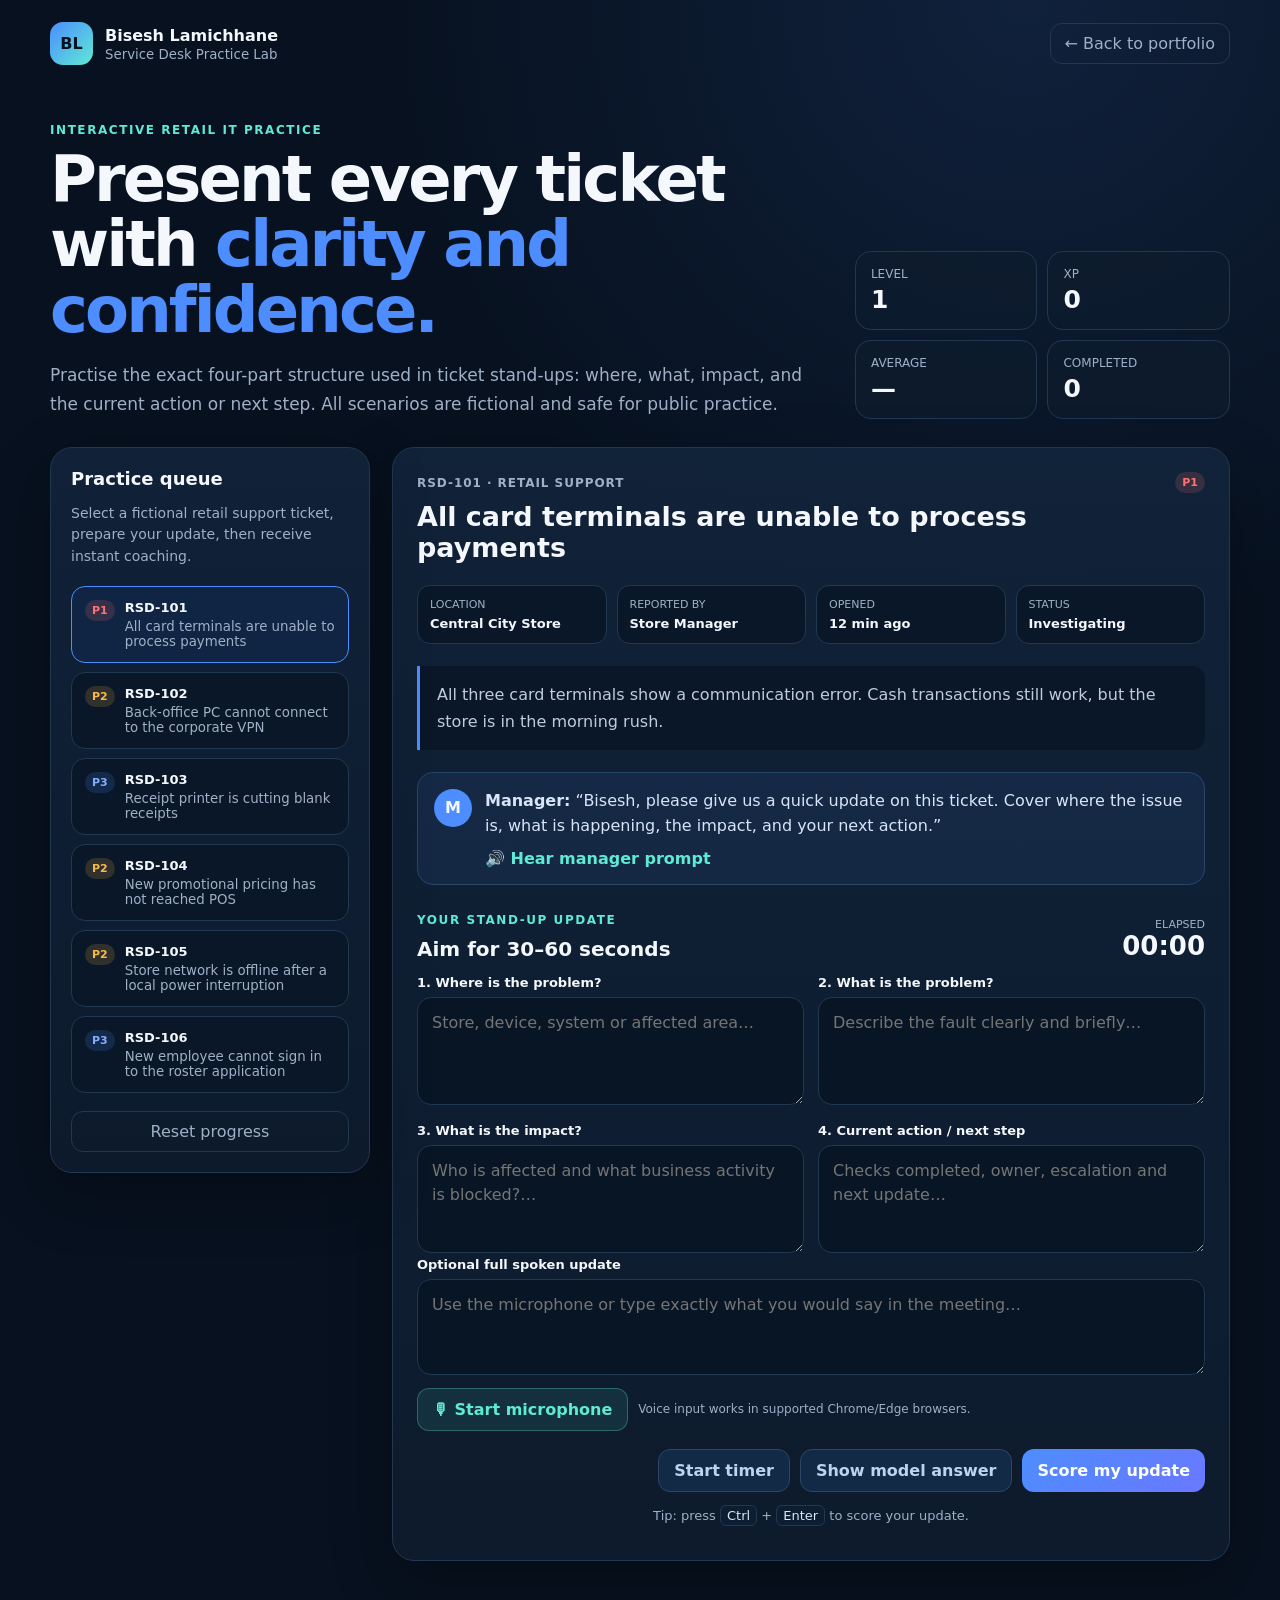
<file: SDStandup/index.html>
<!doctype html>
<html lang="en" data-theme="dark">
<head>
  <meta charset="utf-8">
  <meta name="viewport" content="width=device-width,initial-scale=1">
  <meta name="description" content="A free retail IT service desk stand-up simulator for practising clear ticket updates, impact statements, actions and next steps.">
  <meta name="theme-color" content="#07111f">
  <title>Service Desk Stand-up Simulator | Bisesh Lamichhane</title>
  <link rel="canonical" href="https://www.biseshl.com.np/SDStandup/">
  <style>
    :root{--bg:#07111f;--panel:#0d1b2d;--panel2:#11233a;--text:#f4f7fb;--muted:#9fb0c7;--line:#223750;--blue:#4d8dff;--cyan:#5eead4;--red:#ff7272;--amber:#f6b94b;--green:#58d6a9;--shadow:0 22px 60px rgba(0,0,0,.28)}
    *{box-sizing:border-box} html{scroll-behavior:smooth} body{margin:0;background:radial-gradient(circle at 80% 0,rgba(77,141,255,.13),transparent 34%),var(--bg);color:var(--text);font-family:Inter,ui-sans-serif,system-ui,-apple-system,BlinkMacSystemFont,"Segoe UI",sans-serif;min-height:100vh} button,textarea{font:inherit} button{cursor:pointer}.shell{width:min(1180px,calc(100% - 32px));margin:auto}.top{padding:22px 0;display:flex;justify-content:space-between;align-items:center;gap:20px}.brand{display:flex;align-items:center;gap:12px;color:var(--text);text-decoration:none}.mark{width:43px;height:43px;border-radius:13px;display:grid;place-items:center;background:linear-gradient(135deg,var(--blue),var(--cyan));color:#07111f;font-weight:900}.brand strong{display:block}.brand small{display:block;color:var(--muted);margin-top:2px}.back{color:var(--muted);text-decoration:none;border:1px solid var(--line);padding:10px 14px;border-radius:12px}.back:hover{color:var(--text);border-color:#3b5878}.hero{padding:36px 0 28px;display:grid;grid-template-columns:1.35fr .65fr;gap:26px;align-items:end}.eyebrow{margin:0 0 10px;color:var(--cyan);font-size:12px;font-weight:850;letter-spacing:.13em;text-transform:uppercase}.hero h1{font-size:clamp(34px,5vw,64px);line-height:1.02;letter-spacing:-.045em;margin:0;max-width:820px}.hero h1 span{color:var(--blue)}.lead{color:var(--muted);line-height:1.7;font-size:17px;max-width:760px;margin:18px 0 0}.stats{display:grid;grid-template-columns:1fr 1fr;gap:10px}.stat{background:rgba(13,27,45,.78);border:1px solid var(--line);border-radius:16px;padding:15px}.stat span{display:block;color:var(--muted);font-size:12px}.stat strong{font-size:25px;display:block;margin-top:4px}.layout{display:grid;grid-template-columns:320px 1fr;gap:22px;padding-bottom:60px}.panel{background:linear-gradient(180deg,rgba(17,35,58,.95),rgba(13,27,45,.96));border:1px solid var(--line);border-radius:22px;box-shadow:var(--shadow)}.sidebar{padding:20px;height:max-content;position:sticky;top:18px}.sidebar h2{font-size:18px;margin:0 0 5px}.sidebar p{color:var(--muted);line-height:1.55;font-size:14px}.ticket-list{display:grid;gap:9px;margin-top:18px}.ticket-tab{width:100%;text-align:left;background:#0a1728;color:var(--text);border:1px solid var(--line);border-radius:14px;padding:13px;display:grid;grid-template-columns:auto 1fr;gap:10px}.ticket-tab:hover,.ticket-tab.active{border-color:var(--blue);background:#102544}.pill{font-size:11px;font-weight:900;padding:4px 7px;height:max-content;border-radius:999px}.p1{background:rgba(255,114,114,.16);color:var(--red)}.p2{background:rgba(246,185,75,.16);color:var(--amber)}.p3{background:rgba(77,141,255,.16);color:#84adff}.ticket-tab b{font-size:13px;display:block}.ticket-tab small{display:block;color:var(--muted);margin-top:4px}.reset{width:100%;margin-top:18px;background:transparent;color:var(--muted);border:1px solid var(--line);padding:10px;border-radius:12px}.main{padding:24px}.ticket-head{display:flex;justify-content:space-between;gap:15px;align-items:start}.ticket-code{color:var(--muted);font-weight:800;letter-spacing:.08em;font-size:12px}.ticket-head h2{font-size:27px;margin:10px 0 0}.meta{display:grid;grid-template-columns:repeat(4,1fr);gap:10px;margin:22px 0}.meta div{padding:12px;background:#091728;border:1px solid var(--line);border-radius:13px}.meta span{display:block;color:var(--muted);font-size:11px}.meta strong{display:block;margin-top:5px;font-size:13px}.description{color:#c1ccda;line-height:1.7;background:#091728;border-left:3px solid var(--blue);padding:15px 17px;border-radius:0 13px 13px 0}.manager{display:flex;gap:13px;align-items:flex-start;margin:22px 0;padding:16px;border:1px solid #284665;background:rgba(77,141,255,.08);border-radius:16px}.avatar{width:38px;height:38px;flex:0 0 auto;border-radius:50%;display:grid;place-items:center;background:var(--blue);font-weight:900}.manager p{margin:0;color:#d8e5f7;line-height:1.55}.manager button{margin-top:10px;background:transparent;color:var(--cyan);border:0;padding:0;font-weight:750}.form-title{display:flex;justify-content:space-between;align-items:end;margin:28px 0 14px}.form-title h3{margin:0;font-size:20px}.timer{text-align:right}.timer span{display:block;color:var(--muted);font-size:11px}.timer strong{font-size:26px}.grid{display:grid;grid-template-columns:1fr 1fr;gap:14px}label span{display:block;font-size:13px;font-weight:800;margin:0 0 7px}textarea{width:100%;min-height:108px;resize:vertical;color:var(--text);background:#081525;border:1px solid var(--line);border-radius:14px;padding:13px 14px;outline:none;line-height:1.55}textarea:focus{border-color:var(--blue);box-shadow:0 0 0 3px rgba(77,141,255,.12)}.spoken-wrap{margin-top:14px}.spoken{min-height:96px}.voice-row{display:flex;align-items:center;gap:10px;margin-top:9px}.voice-status{color:var(--muted);font-size:12px}.actions{display:flex;justify-content:flex-end;gap:10px;margin-top:18px}.btn{border:0;border-radius:12px;padding:11px 15px;font-weight:850}.primary{background:linear-gradient(135deg,var(--blue),#6a78ff);color:white}.secondary{background:#132a46;color:#bcd3f3;border:1px solid #294766}.voice{background:rgba(94,234,212,.1);color:var(--cyan);border:1px solid rgba(94,234,212,.3)}.btn:disabled{opacity:.45;cursor:not-allowed}.result{display:none;margin-top:22px;border-top:1px solid var(--line);padding-top:22px;grid-template-columns:190px 1fr;gap:22px}.result.show{display:grid}.scorebox{text-align:center;background:#091728;border:1px solid var(--line);border-radius:18px;padding:18px}.ring{width:125px;height:125px;border-radius:50%;margin:auto;display:grid;place-items:center;background:conic-gradient(var(--cyan) var(--angle,0deg),#1c3149 0);position:relative}.ring:after{content:"";position:absolute;inset:10px;border-radius:50%;background:#091728}.ring strong{font-size:39px;z-index:1}.ring small{z-index:1;color:var(--muted);margin-left:-12px;margin-top:42px}.grade{margin:13px 0 0}.feedback h3{margin:0 0 10px}.feedback ul{color:#c5d0de;line-height:1.7;padding-left:20px}.model{padding:15px;border:1px solid #2a4f6a;background:rgba(94,234,212,.055);border-radius:15px;margin-top:14px}.model span{display:block;color:var(--cyan);font-size:11px;font-weight:900;letter-spacing:.1em;text-transform:uppercase}.model p{line-height:1.7;color:#d6e1ed;margin:8px 0 0}.tipbar{margin-top:16px;color:var(--muted);font-size:13px;text-align:center}.kbd{border:1px solid var(--line);background:#0d1e32;border-radius:6px;padding:2px 6px;color:#dce7f4}@media(max-width:900px){.hero,.layout{grid-template-columns:1fr}.sidebar{position:static}.ticket-list{grid-template-columns:1fr 1fr}.meta{grid-template-columns:1fr 1fr}}@media(max-width:620px){.top{align-items:flex-start}.brand small{display:none}.hero{padding-top:20px}.ticket-list,.grid{grid-template-columns:1fr}.main,.sidebar{padding:17px}.ticket-head{display:block}.ticket-head>.pill{display:inline-block;margin-top:12px}.actions{flex-direction:column}.actions .btn{width:100%}.result.show{grid-template-columns:1fr}.meta{grid-template-columns:1fr 1fr}.stats{margin-top:4px}}
  </style>
</head>
<body>
<header class="shell top"><a class="brand" href="/"><span class="mark">BL</span><span><strong>Bisesh Lamichhane</strong><small>Service Desk Practice Lab</small></span></a><a class="back" href="/">← Back to portfolio</a></header>
<section class="shell hero"><div><p class="eyebrow">Interactive retail IT practice</p><h1>Present every ticket with <span>clarity and confidence.</span></h1><p class="lead">Practise the exact four-part structure used in ticket stand-ups: where, what, impact, and the current action or next step. All scenarios are fictional and safe for public practice.</p></div><div class="stats"><div class="stat"><span>LEVEL</span><strong id="level">1</strong></div><div class="stat"><span>XP</span><strong id="xp">0</strong></div><div class="stat"><span>AVERAGE</span><strong id="average">—</strong></div><div class="stat"><span>COMPLETED</span><strong id="completed">0</strong></div></div></section>
<div class="shell layout">
<aside class="panel sidebar"><h2>Practice queue</h2><p>Select a fictional retail support ticket, prepare your update, then receive instant coaching.</p><div id="ticketList" class="ticket-list"></div><button id="reset" class="reset">Reset progress</button></aside>
<main class="panel main">
<div class="ticket-head"><div><span id="code" class="ticket-code"></span><h2 id="title"></h2></div><span id="priority" class="pill"></span></div>
<div class="meta"><div><span>LOCATION</span><strong id="location"></strong></div><div><span>REPORTED BY</span><strong id="reporter"></strong></div><div><span>OPENED</span><strong id="opened"></strong></div><div><span>STATUS</span><strong id="status"></strong></div></div>
<p id="description" class="description"></p>
<div class="manager"><div class="avatar">M</div><div><p><strong>Manager:</strong> “Bisesh, please give us a quick update on this ticket. Cover where the issue is, what is happening, the impact, and your next action.”</p><button id="hearPrompt">🔊 Hear manager prompt</button></div></div>
<div class="form-title"><div><p class="eyebrow">Your stand-up update</p><h3>Aim for 30–60 seconds</h3></div><div class="timer"><span>ELAPSED</span><strong id="timer">00:00</strong></div></div>
<div class="grid"><label><span>1. Where is the problem?</span><textarea id="where" placeholder="Store, device, system or affected area…"></textarea></label><label><span>2. What is the problem?</span><textarea id="what" placeholder="Describe the fault clearly and briefly…"></textarea></label><label><span>3. What is the impact?</span><textarea id="impact" placeholder="Who is affected and what business activity is blocked?…"></textarea></label><label><span>4. Current action / next step</span><textarea id="action" placeholder="Checks completed, owner, escalation and next update…"></textarea></label></div>
<label class="spoken-wrap"><span>Optional full spoken update</span><textarea id="spoken" class="spoken" placeholder="Use the microphone or type exactly what you would say in the meeting…"></textarea></label>
<div class="voice-row"><button id="mic" class="btn voice">🎙 Start microphone</button><span id="voiceStatus" class="voice-status">Voice input works in supported Chrome/Edge browsers.</span></div>
<div class="actions"><button id="start" class="btn secondary">Start timer</button><button id="example" class="btn secondary">Show model answer</button><button id="scoreBtn" class="btn primary">Score my update</button></div>
<section id="result" class="result"><div class="scorebox"><div class="ring" id="ring"><strong id="score">0</strong><small>/100</small></div><h3 id="grade" class="grade"></h3></div><div class="feedback"><h3>Coach feedback</h3><ul id="feedback"></ul><div class="model"><span>Stronger stand-up version</span><p id="modelAnswer"></p></div><div class="actions"><button id="next" class="btn primary">Next ticket →</button></div></div></section>
<p class="tipbar">Tip: press <span class="kbd">Ctrl</span> + <span class="kbd">Enter</span> to score your update.</p>
</main></div>
<script>
const tickets=[
{id:'RSD-101',p:'P1',title:'All card terminals are unable to process payments',location:'Central City Store',reporter:'Store Manager',opened:'12 min ago',status:'Investigating',description:'All three card terminals show a communication error. Cash transactions still work, but the store is in the morning rush.',keys:{where:['central','store','three','terminal'],what:['card','payment','communication','error'],impact:['cash','customer','sale','rush','store'],action:['internet','network','restart','provider','escalat','update']},model:'At the Central City store, all three card terminals are showing a communication error and cannot process card payments. The store can only accept cash, which is delaying sales during the morning rush. I am confirming store internet and network availability and will test one terminal with a controlled restart. If all terminals remain offline, I will escalate to the payments provider and network team and keep the store updated.'},
{id:'RSD-102',p:'P2',title:'Back-office PC cannot connect to the corporate VPN',location:'Westside Store',reporter:'Franchise Owner',opened:'28 min ago',status:'In progress',description:'The PC has normal internet access, but stock ordering and reporting applications cannot be opened because the VPN will not connect.',keys:{where:['westside','back-office','pc','vpn'],what:['vpn','connect','corporate','access'],impact:['stock','order','report','owner','user'],action:['internet','credential','client','log','restart','escalat']},model:'The issue is affecting the back-office PC at the Westside store. The PC has internet access, but the corporate VPN is not connecting, so the franchise owner cannot access stock ordering or reporting applications. I have confirmed general connectivity and am checking the VPN client status, credentials and exact error. My next step is to restart the client and collect logs; if it still fails, I will escalate those details to the network team.'},
{id:'RSD-103',p:'P3',title:'Receipt printer is cutting blank receipts',location:'North Plaza Store',reporter:'Shift Supervisor',opened:'46 min ago',status:'Awaiting user',description:'Register 2 completes transactions, but its printer feeds and cuts blank paper. Register 1 is operating normally.',keys:{where:['north','register 2','receipt','printer'],what:['blank','paper','print','receipt'],impact:['customer','receipt','one','register','transaction'],action:['thermal','paper','self-test','connection','replace','user']},model:'At the North Plaza store, the receipt printer on register 2 is feeding and cutting blank receipts, while register 1 is working normally. Transactions can still be completed, but customers using register 2 cannot receive printed receipts. I have asked the supervisor to confirm the thermal roll is loaded correctly and run a printer self-test. If that fails, I will check the connection and arrange replacement hardware if required.'},
{id:'RSD-104',p:'P2',title:'New promotional pricing has not reached POS',location:'Five regional stores',reporter:'Retail Operations',opened:'19 min ago',status:'Escalated',description:'Five stores report that today’s promotional prices have not downloaded. Products continue to scan at yesterday’s prices.',keys:{where:['five','regional','store','pos'],what:['promotion','pricing','download','sync','yesterday'],impact:['incorrect','customer','price','override','sale'],action:['deployment','sync','log','application','escalat','workaround']},model:'The issue is affecting five regional stores where today’s promotional pricing has not downloaded to POS, so products are still scanning at yesterday’s prices. This creates a risk of incorrect customer charges and repeated manual overrides. I have confirmed the same symptom at each location and escalated it as a shared application issue. I am checking the pricing deployment and sync logs with the retail applications team while stores use the approved manual override process.'},
{id:'RSD-105',p:'P2',title:'Store network is offline after a local power interruption',location:'Riverside Store',reporter:'Assistant Manager',opened:'8 min ago',status:'New',description:'Registers have powered back on, but POS, email and card payment services cannot connect. Router lights are visible but the WAN indicator is off.',keys:{where:['riverside','store','network','wan'],what:['offline','power','connect','wan','internet'],impact:['pos','email','payment','whole','store'],action:['power','router','modem','cable','isp','network','escalat']},model:'The Riverside store network remains offline following a local power interruption. Registers are powered on, but POS, email and card payment services cannot connect, affecting the whole store. The WAN indicator is off, so I am guiding the manager through safe power and cable checks on the modem and router. If the WAN service does not return, I will escalate to the ISP and network team and provide the store with the approved outage workaround.'},
{id:'RSD-106',p:'P3',title:'New employee cannot sign in to the roster application',location:'Support Office',reporter:'Team Leader',opened:'1 hr ago',status:'In progress',description:'The new employee can sign in to Microsoft 365, but receives an access denied message in the roster application.',keys:{where:['support','office','employee','roster'],what:['access denied','sign','roster','permission'],impact:['new','employee','roster','shift','one','user'],action:['account','group','license','permission','owner','approve','escalat']},model:'At Support Office, one new employee can access Microsoft 365 but receives access denied in the roster application. The user cannot view assigned shifts or complete roster tasks. I have confirmed the account is active and am checking the required access group, application assignment and approval status. If the entitlement is missing, I will route the request to the application owner with the manager’s approval and update the user.'}
];
let current=0,seconds=0,timerId=null,running=false,recognition=null;
const $=id=>document.getElementById(id);
function progress(){return JSON.parse(localStorage.getItem('sdStandupProgress')||'{"xp":0,"scores":[]}')}
function drawProgress(){const d=progress();$('xp').textContent=d.xp;$('completed').textContent=d.scores.length;$('level').textContent=Math.floor(d.xp/300)+1;$('average').textContent=d.scores.length?Math.round(d.scores.reduce((a,b)=>a+b,0)/d.scores.length)+'%':'—'}
function save(n){const d=progress();d.scores.push(n);d.xp+=Math.max(20,Math.round(n*.8));localStorage.setItem('sdStandupProgress',JSON.stringify(d));drawProgress()}
function list(){const box=$('ticketList');box.innerHTML='';tickets.forEach((t,i)=>{const b=document.createElement('button');b.className='ticket-tab'+(i===current?' active':'');b.innerHTML=`<span class="pill ${t.p.toLowerCase()}">${t.p}</span><span><b>${t.id}</b><small>${t.title}</small></span>`;b.onclick=()=>{current=i;render()};box.appendChild(b)})}
function render(){const t=tickets[current];$('code').textContent=t.id+' · RETAIL SUPPORT';$('title').textContent=t.title;$('priority').textContent=t.p;$('priority').className='pill '+t.p.toLowerCase();$('location').textContent=t.location;$('reporter').textContent=t.reporter;$('opened').textContent=t.opened;$('status').textContent=t.status;$('description').textContent=t.description;$('modelAnswer').textContent=t.model;['where','what','impact','action','spoken'].forEach(x=>$(x).value='');$('result').classList.remove('show');resetTimer();list();window.scrollTo({top:0,behavior:'smooth'})}
function resetTimer(){clearInterval(timerId);seconds=0;running=false;$('timer').textContent='00:00';$('start').textContent='Start timer'}
function toggleTimer(){if(running){clearInterval(timerId);running=false;$('start').textContent='Resume timer';return}running=true;$('start').textContent='Pause timer';timerId=setInterval(()=>{seconds++;$('timer').textContent=String(Math.floor(seconds/60)).padStart(2,'0')+':'+String(seconds%60).padStart(2,'0')},1000)}
function hitScore(text,words,max){const s=text.toLowerCase();const hits=words.filter(w=>s.includes(w)).length;return Math.min(max,Math.round(hits/Math.min(4,words.length)*max))}
function score(){clearInterval(timerId);running=false;const t=tickets[current],v={where:$('where').value.trim(),what:$('what').value.trim(),impact:$('impact').value.trim(),action:$('action').value.trim(),spoken:$('spoken').value.trim()};let n=0,f=[];['where','what','impact','action'].forEach(k=>{if(v[k].length>=18)n+=10;else f.push('Add more useful detail to the '+(k==='action'?'current action / next step':k)+' section.');n+=hitScore(v[k],t.keys[k],12)});if(/next|then|if|escalat|monitor|follow|check|confirm|test|update/i.test(v.action))n+=6;else f.push('State a clear next step, owner or escalation trigger.');if(/user|store|customer|sale|unable|cannot|delay|business|transaction|operation|risk/i.test(v.impact))n+=5;else f.push('Explain the business impact, not only the technical symptom.');const words=(Object.values(v).join(' ').match(/\S+/g)||[]).length;if(words>=45&&words<=150)n+=5;else if(words<45)f.push('The update may be too brief; give the team enough context.');else f.push('Tighten the update and aim for roughly 30–60 seconds.');if(seconds>0&&seconds<=60)n+=4;else if(seconds>60)f.push('Try to complete the update within 60 seconds.');n=Math.min(100,n);f.unshift(n>=80?'Your update is stand-up ready.':n>=60?'Good foundation—tighten the missing details.':'Use the four-part structure more explicitly.');$('score').textContent=n;$('ring').style.setProperty('--angle',n*3.6+'deg');$('grade').textContent=n>=85?'Excellent':n>=70?'Good update':n>=55?'Developing':'More practice needed';$('feedback').innerHTML=f.map(x=>'<li>'+x+'</li>').join('');$('result').classList.add('show');save(n);$('result').scrollIntoView({behavior:'smooth',block:'start'})}
function speak(text){speechSynthesis.cancel();const u=new SpeechSynthesisUtterance(text);u.rate=.96;u.pitch=1;speechSynthesis.speak(u)}
function setupVoice(){const SR=window.SpeechRecognition||window.webkitSpeechRecognition;if(!SR){$('mic').disabled=true;$('voiceStatus').textContent='Voice input is not supported in this browser.';return}recognition=new SR();recognition.lang='en-AU';recognition.continuous=true;recognition.interimResults=true;let final='';recognition.onstart=()=>{$('mic').textContent='⏹ Stop microphone';$('voiceStatus').textContent='Listening… speak your full stand-up update.';if(!running)toggleTimer()};recognition.onresult=e=>{let interim='';for(let i=e.resultIndex;i<e.results.length;i++){const s=e.results[i][0].transcript;if(e.results[i].isFinal)final+=s+' ';else interim+=s}$('spoken').value=(final+interim).trim()};recognition.onend=()=>{$('mic').textContent='🎙 Start microphone';$('voiceStatus').textContent='Voice capture stopped.'};recognition.onerror=e=>{$('voiceStatus').textContent='Microphone error: '+e.error};$('mic').onclick=()=>{if($('mic').textContent.includes('Stop'))recognition.stop();else{final=$('spoken').value+' ';recognition.start()}}}
$('start').onclick=toggleTimer;$('scoreBtn').onclick=score;$('example').onclick=()=>{if(confirm('Show the model answer for this ticket?')){$('modelAnswer').textContent=tickets[current].model;$('result').classList.add('show');$('scorebox').style.display='none';$('feedback').querySelector('h3').textContent='Model answer';$('feedback').querySelector('ul').innerHTML='<li>Study how it covers location, issue, impact, completed checks and the next escalation.</li>'}};$('next').onclick=()=>{current=(current+1)%tickets.length;render()};$('hearPrompt').onclick=()=>speak('Bisesh, please give us a quick update on ticket '+tickets[current].id+'. Cover where the issue is, what is happening, the impact, and your next action.');$('reset').onclick=()=>{if(confirm('Reset all simulator XP and scores?')){localStorage.removeItem('sdStandupProgress');drawProgress()}};document.addEventListener('keydown',e=>{if(e.ctrlKey&&e.key==='Enter')score()});setupVoice();drawProgress();render();
</script>
</body>
</html>
</file>
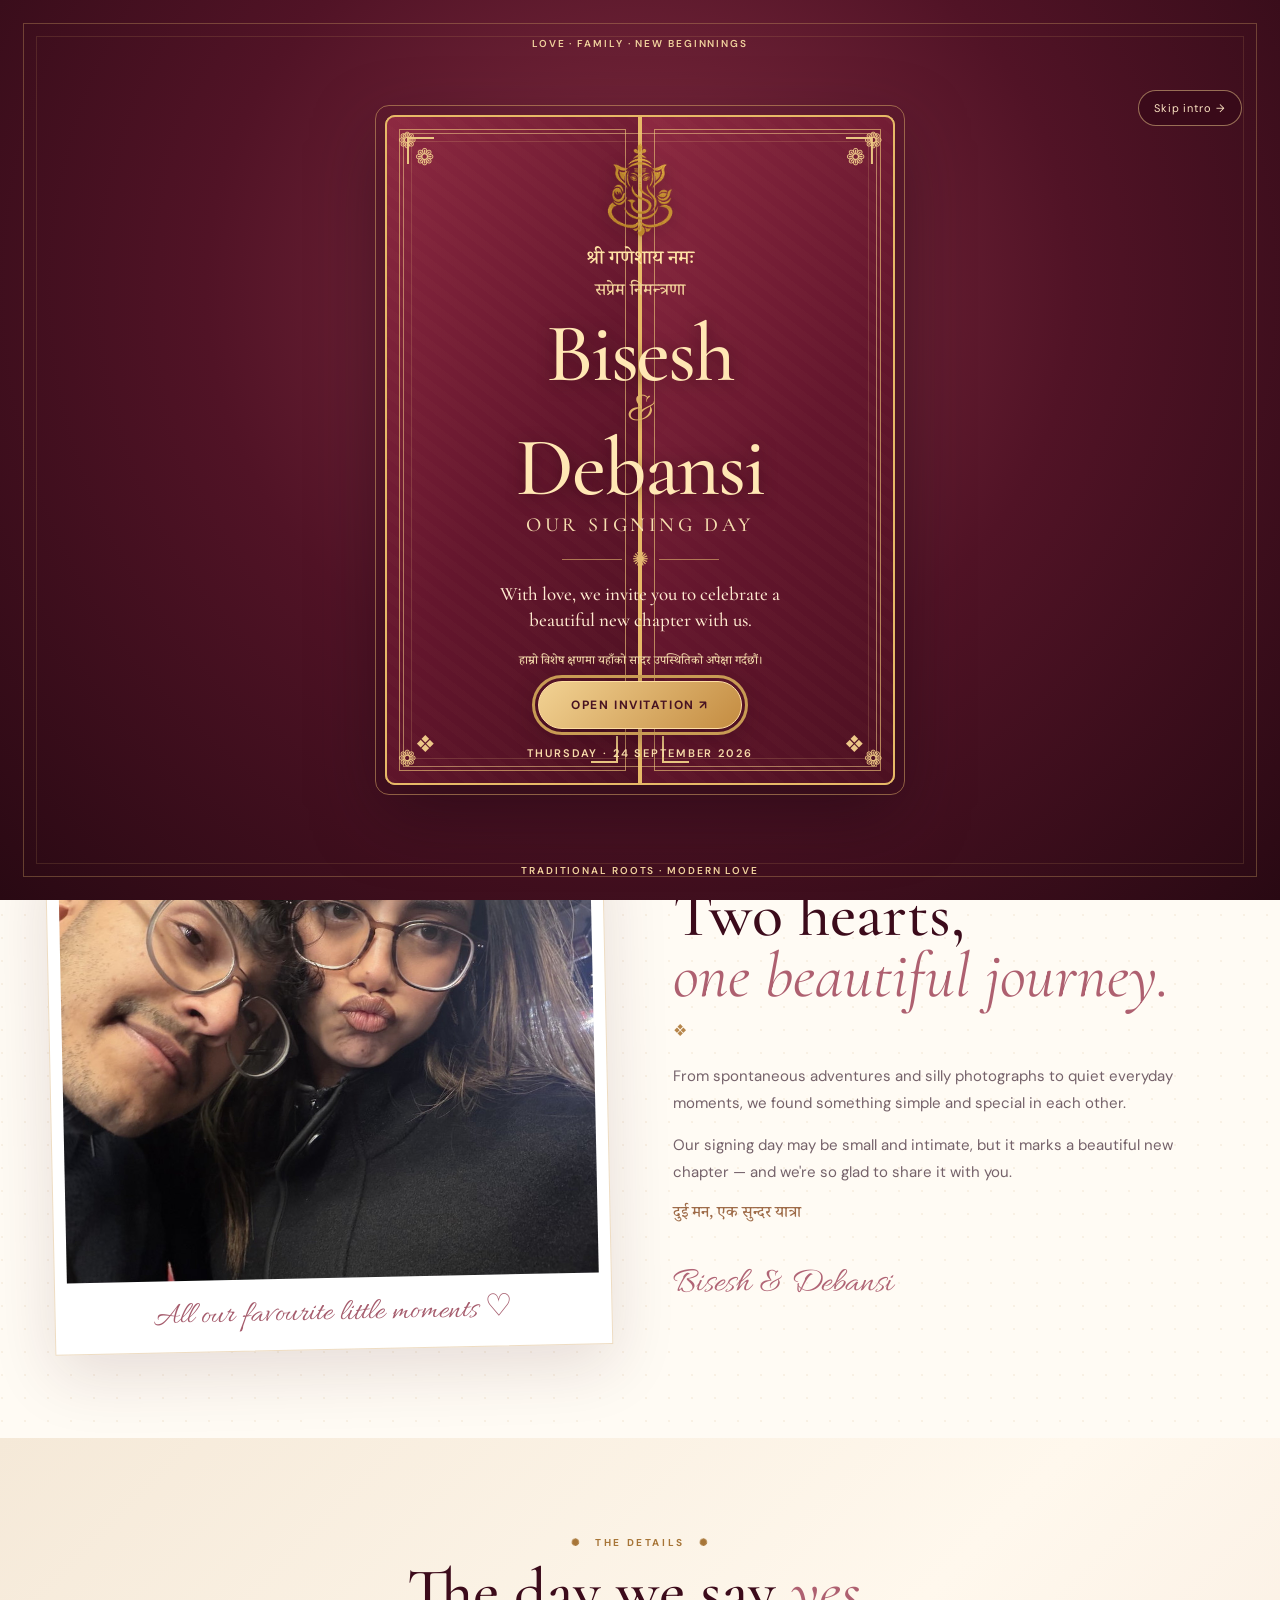
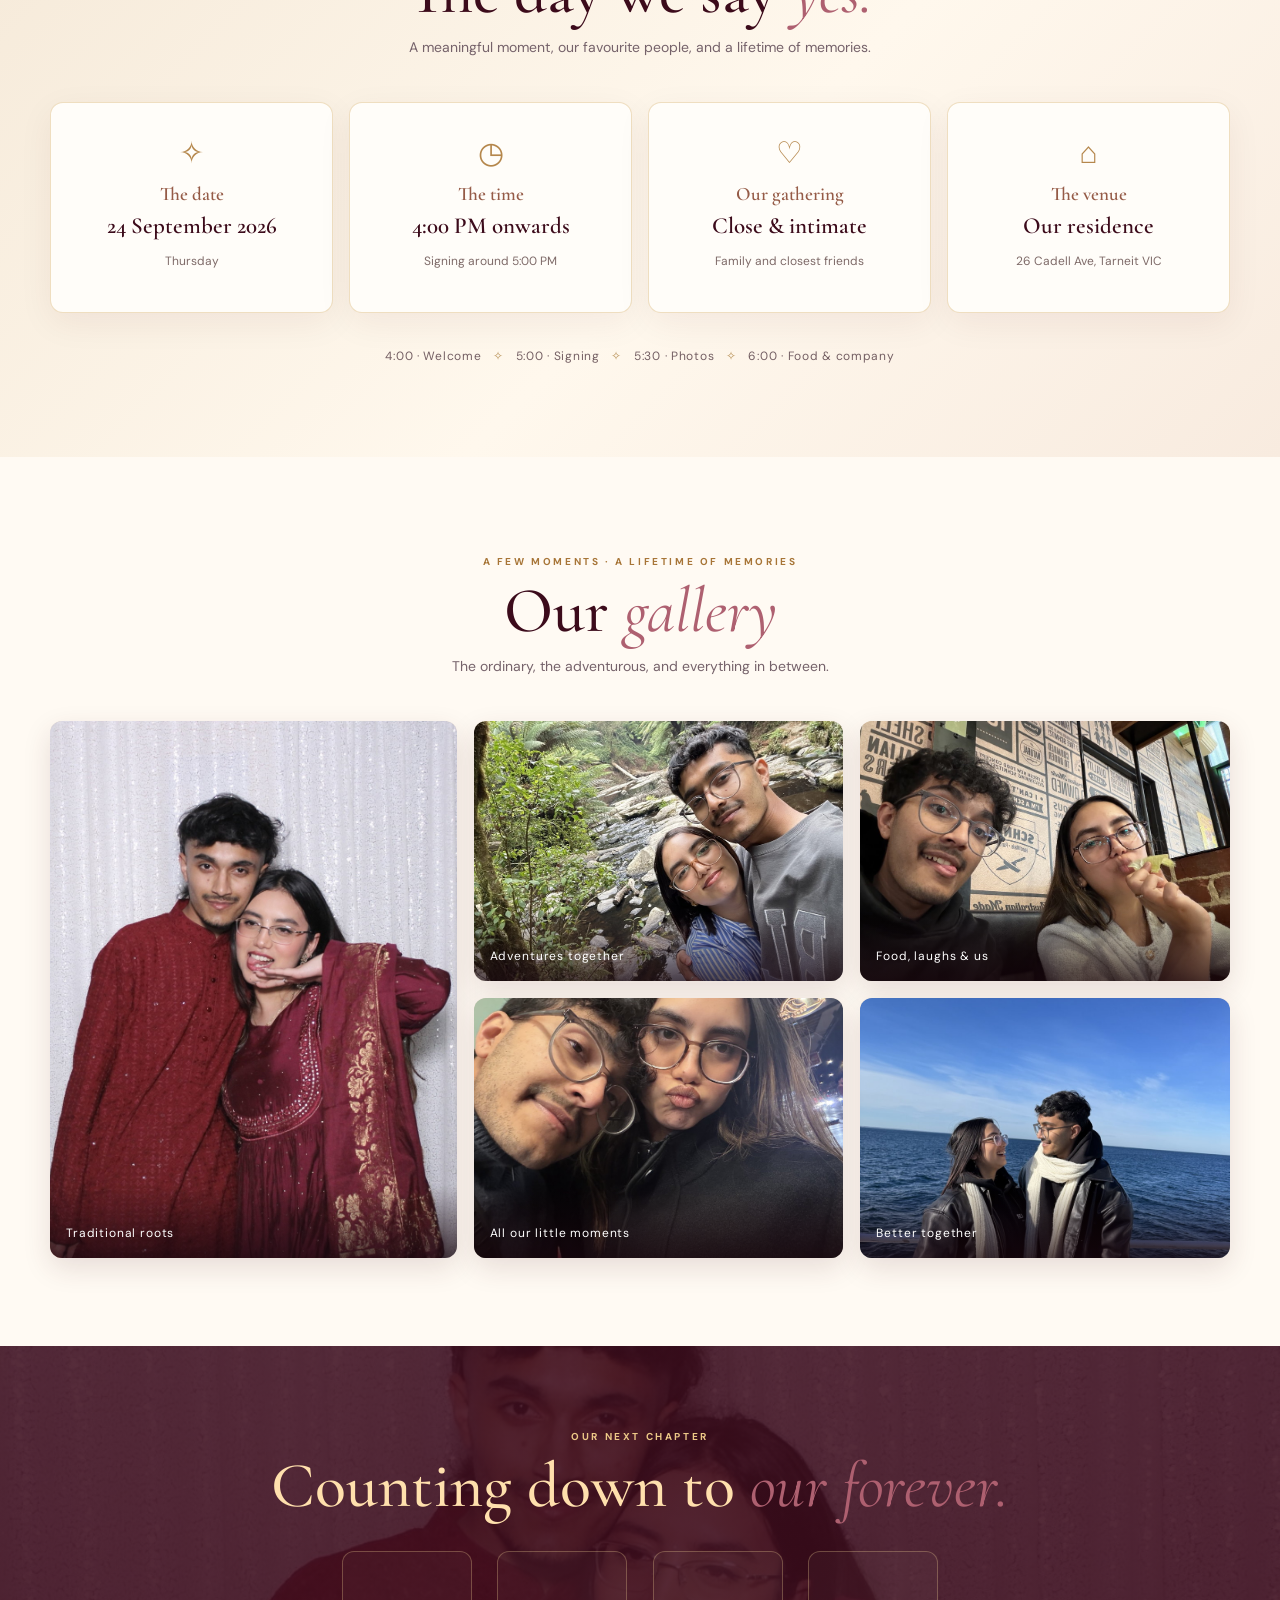
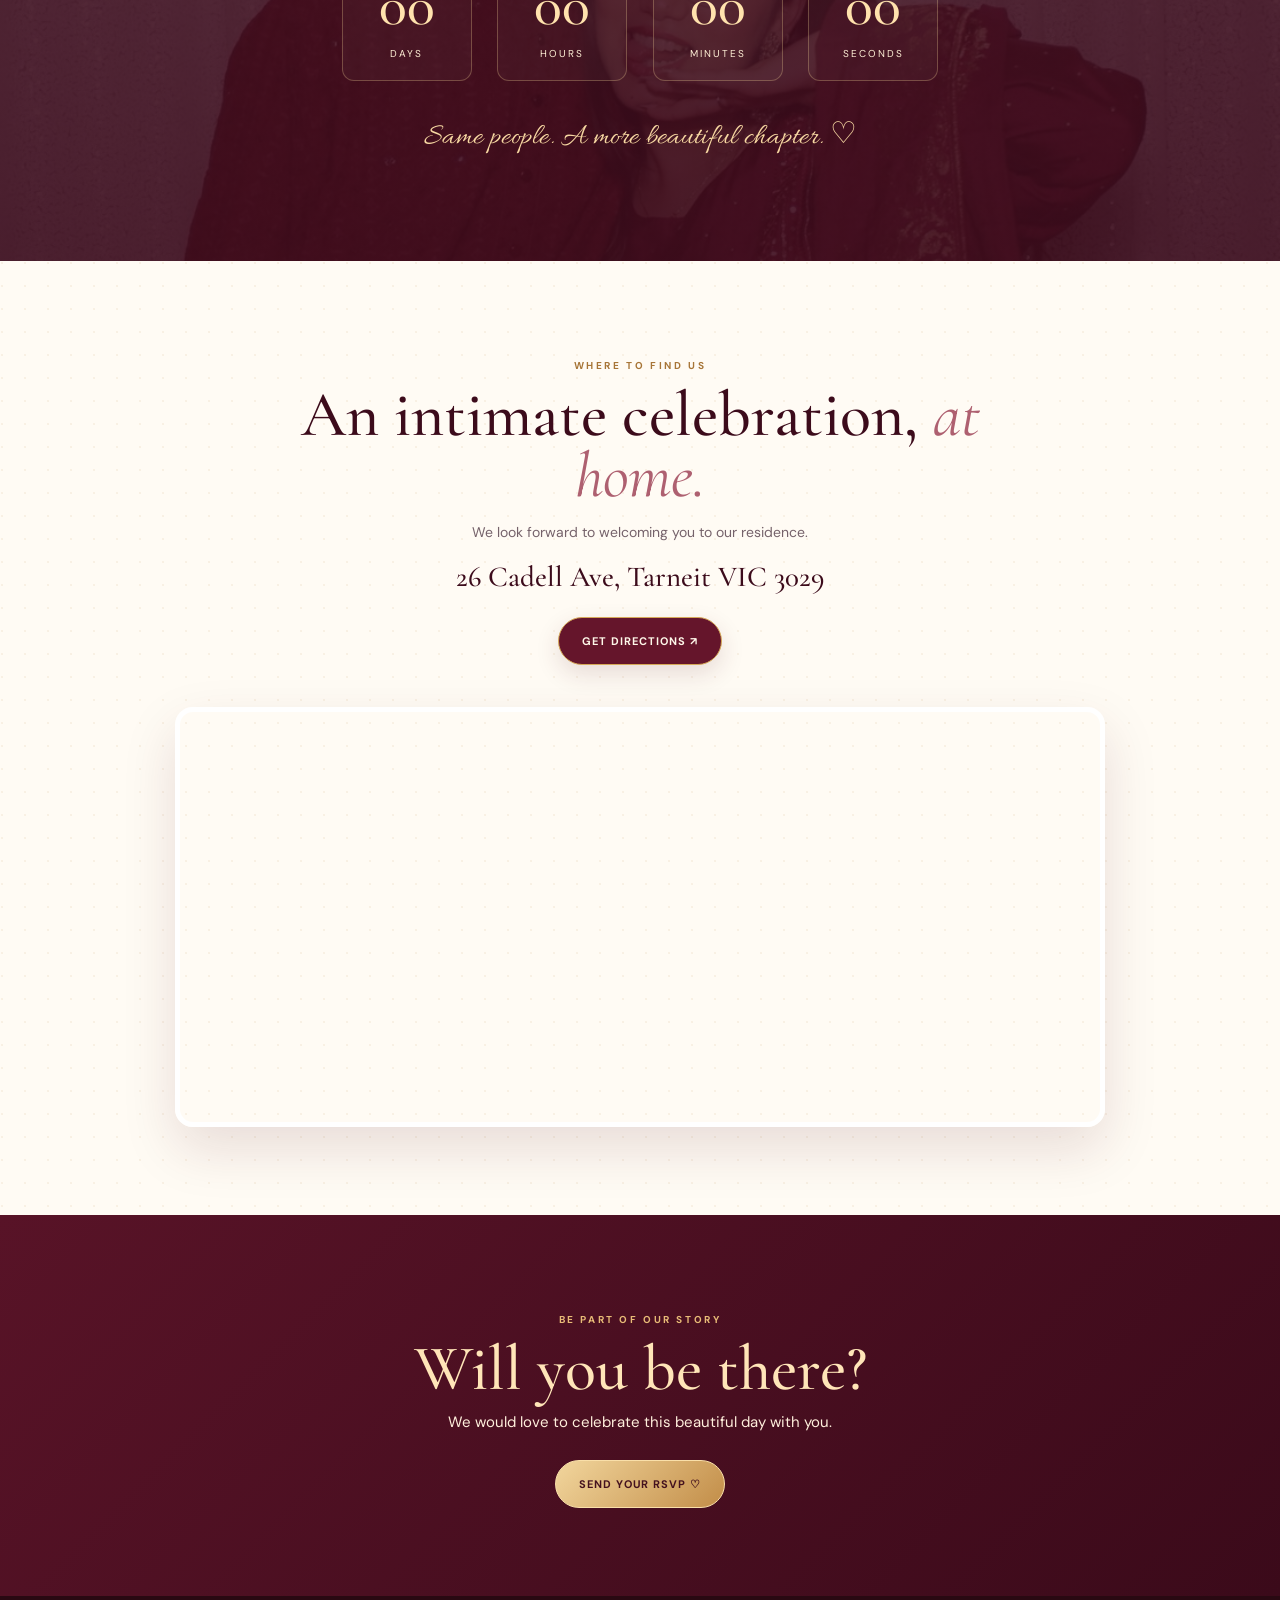
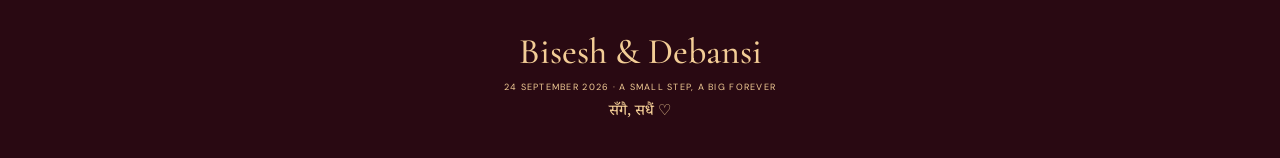
<file: signing/index.html>
<!doctype html><html lang="en"><head><meta charset="utf-8"><meta name="viewport" content="width=device-width,initial-scale=1,viewport-fit=cover"><meta name="theme-color" content="#3c0b1b"><meta name="robots" content="noindex,nofollow"><title>Bisesh &amp; Debansi · Our Signing Day</title><meta name="description" content="Bisesh and Debansi invite you to celebrate their signing day on 24 September 2026"><meta property="og:image" content="https://www.biseshl.com.np/signing/assets/ocean-hq.jpg"><link rel="preconnect" href="https://fonts.googleapis.com"><link rel="preconnect" href="https://fonts.gstatic.com" crossorigin><link href="https://fonts.googleapis.com/css2?family=Cormorant+Garamond:wght@400;500;600;700&family=DM+Sans:wght@400;500;600;700&family=Noto+Serif+Devanagari:wght@400;500;600&family=Allura&display=swap" rel="stylesheet"><link rel="stylesheet" href="./deploy2.css?v=2.0.1"><script src="./deploy2.js?v=2.0.1" defer></script><style>.intro[hidden],.mobile-nav[hidden],.photo-dialog[hidden]{display:none!important}</style></head><body>
<div class="intro" id="intro" role="dialog" aria-modal="true" aria-label="Open our invitation" hidden><div class="intro-sparkles" aria-hidden="true"><i></i><i></i><i></i><i></i><i></i><i></i></div><p class="intro-kicker">LOVE · FAMILY · NEW BEGINNINGS</p><div class="invite-book"><div class="book-inside" aria-hidden="true"><span class="book-inside-motif">✺</span><img src="./assets/traditional-hq.jpg" alt=""><span class="inside-nepali" lang="ne">सँगै, सधैं</span><strong>Our beautiful new chapter</strong><span>24 September 2026</span></div><div class="book-leaf book-left" aria-hidden="true"><span class="leaf-inner"></span><span class="leaf-flower">❁</span><span class="leaf-bottom">❖</span></div><div class="book-leaf book-right" aria-hidden="true"><span class="leaf-inner"></span><span class="leaf-flower">❁</span><span class="leaf-bottom">❖</span></div><div class="book-cover"><div class="cover-corners" aria-hidden="true"><span>❁</span><span>❁</span><span>❁</span><span>❁</span></div><svg class="temple-mark" viewBox="0 0 120 48" aria-hidden="true"><path d="M12 36H108M20 30H100M29 23H91M38 16H82M48 9H72M60 2V9M26 36V42M94 36V42M20 30L60 12L100 30M30 23L60 9L90 23M42 16L60 3L78 16"/></svg><p class="cover-nepali" lang="ne">दुई मन, एक सुन्दर यात्रा</p><span class="cover-ornament">✦ &nbsp; ❖ &nbsp; ✦</span><h1>Bisesh <span>&amp;</span> Debansi</h1><p class="cover-subtitle">OUR SIGNING DAY</p><div class="cover-rule">✺</div><p class="cover-message">With love, we invite you to celebrate a beautiful new chapter with us.</p><button class="open-invite" id="openInvite" type="button">Open Invitation ↗</button><p class="cover-date">THURSDAY · 24 SEPTEMBER 2026</p></div></div><button class="skip-intro" id="skipIntro" type="button">Skip intro →</button><p class="intro-footer">TRADITIONAL ROOTS · MODERN LOVE</p></div>
<header class="site-header" id="home"><div class="nav-shell"><a href="#home" class="brand"><span>B <em>&amp;</em> D</span><small>TOGETHER, ALWAYS</small></a><nav class="desktop-nav" aria-label="Main menu"><a href="#story">Our story</a><a href="#details">Details</a><a href="#gallery">Gallery</a><a href="#venue">Venue</a><a class="nav-cta" href="./rsvp-direct-2026.html">RSVP ↗</a></nav><button class="mobile-menu-button" id="menuToggle" type="button" aria-label="Open menu" aria-controls="mobileNav" aria-expanded="false"><span></span><span></span><span></span></button></div><nav class="mobile-nav" id="mobileNav" hidden aria-label="Mobile menu"><a href="#story">Our story</a><a href="#details">Details</a><a href="#gallery">Gallery</a><a href="#venue">Venue</a><a href="./rsvp-direct-2026.html">RSVP ↗</a></nav></header>
<main><section class="hero"><div class="hero-photo"><img src="./assets/ocean-hq.jpg" alt="Bisesh and Debansi smiling by the ocean" fetchpriority="high"><span class="photo-handwriting">Better together ♡</span></div><div class="hero-copy"><div class="copy-frame"><p class="eyebrow">A NEW CHAPTER BEGINS</p><span class="small-rosette">❖</span><h2 id="heroHeading">Bisesh <em>&amp;</em> Debansi</h2><p class="hero-sub">Our Signing Day</p><p class="nepali-mini" lang="ne">सँगै, सधैं ♡</p><div class="ornate-divider">✧ &nbsp; ❖ &nbsp; ✧</div><p class="date-text">24 September 2026</p><p class="venue-short">THURSDAY · 26 CADELL AVE, TARNEIT VIC</p><p class="handwriting">A small step, a big forever.</p><p class="hero-description">With full hearts, we invite our favourite people to share this intimate and historic moment with us.</p><div class="actions"><a class="button button-primary" href="./rsvp-direct-2026.html">Kindly RSVP ↗</a><a class="button button-outline" href="#details">The details ↓</a></div></div></div></section>
<section class="story-section paper-section" id="story"><div class="section-shell story-grid"><div class="story-photo reveal"><img src="./assets/selfie-hq.jpg" loading="lazy" alt="A playful selfie of Bisesh and Debansi"><span>All our favourite little moments ♡</span></div><div class="story-copy reveal"><p class="eyebrow">OUR STORY</p><h2 class="section-title">Two hearts,<br><em>one beautiful journey.</em></h2><div class="gold-divider">❖</div><p>From spontaneous adventures and silly photographs to quiet everyday moments, we found something simple and special in each other.</p><p>Our signing day may be small and intimate, but it marks a beautiful new chapter — and we're so glad to share it with you.</p><p class="nepali-quote" lang="ne">दुई मन, एक सुन्दर यात्रा</p><p class="signed">Bisesh &amp; Debansi</p></div></div></section>
<section class="details-section" id="details"><div class="section-shell"><div class="section-heading reveal"><p class="eyebrow">✺ &nbsp; THE DETAILS &nbsp; ✺</p><h2 class="section-title">The day we say <em>yes.</em></h2><p>A meaningful moment, our favourite people, and a lifetime of memories.</p></div><div class="detail-grid"><article class="detail-card reveal"><span class="detail-icon">✧</span><h3>The date</h3><strong>24 September 2026</strong><p>Thursday</p></article><article class="detail-card reveal"><span class="detail-icon">◷</span><h3>The time</h3><strong>4:00 PM onwards</strong><p>Signing around 5:00 PM</p></article><article class="detail-card reveal"><span class="detail-icon">♡</span><h3>Our gathering</h3><strong>Close &amp; intimate</strong><p>Family and closest friends</p></article><article class="detail-card reveal"><span class="detail-icon">⌂</span><h3>The venue</h3><strong>Our residence</strong><p>26 Cadell Ave, Tarneit VIC</p></article></div><p class="timeline">4:00 · Welcome <span>✧</span> 5:00 · Signing <span>✧</span> 5:30 · Photos <span>✧</span> 6:00 · Food &amp; company</p></div></section>
<section class="gallery-section paper-section" id="gallery"><div class="section-shell"><div class="section-heading reveal"><p class="eyebrow">A FEW MOMENTS · A LIFETIME OF MEMORIES</p><h2 class="section-title">Our <em>gallery</em></h2><p>The ordinary, the adventurous, and everything in between.</p></div><div class="photo-grid"><button class="gallery-photo gallery-tall reveal" type="button" data-photo="./assets/traditional-hq.jpg"><img src="./assets/traditional-hq.jpg" loading="lazy" alt="Bisesh and Debansi in traditional clothing"><span>Traditional roots</span></button><button class="gallery-photo reveal" type="button" data-photo="./assets/forest-hq.jpg"><img src="./assets/forest-hq.jpg" loading="lazy" alt="Bisesh and Debansi by a forest creek"><span>Adventures together</span></button><button class="gallery-photo reveal" type="button" data-photo="./assets/restaurant-hq.jpg"><img src="./assets/restaurant-hq.jpg" loading="lazy" alt="Bisesh and Debansi enjoying a meal"><span>Food, laughs &amp; us</span></button><button class="gallery-photo reveal" type="button" data-photo="./assets/selfie-hq.jpg"><img src="./assets/selfie-hq.jpg" loading="lazy" alt="Bisesh and Debansi taking a selfie"><span>All our little moments</span></button><button class="gallery-photo reveal" type="button" data-photo="./assets/ocean-hq.jpg"><img src="./assets/ocean-hq.jpg" loading="lazy" alt="Bisesh and Debansi by the ocean"><span>Better together</span></button></div></div></section>
<section class="countdown-section"><div class="section-shell"><p class="eyebrow">OUR NEXT CHAPTER</p><h2 class="section-title">Counting down to <em>our forever.</em></h2><div class="clock" aria-label="Countdown to our signing day"><div><strong id="days">00</strong><span>Days</span></div><div><strong id="hours">00</strong><span>Hours</span></div><div><strong id="minutes">00</strong><span>Minutes</span></div><div><strong id="seconds">00</strong><span>Seconds</span></div></div><p>Same people. A more beautiful chapter. ♡</p></div></section>
<section class="venue-section paper-section" id="venue"><div class="section-shell"><div class="section-heading reveal"><p class="eyebrow">WHERE TO FIND US</p><h2 class="section-title">An intimate celebration, <em>at home.</em></h2><p>We look forward to welcoming you to our residence.</p><address>26 Cadell Ave, Tarneit VIC 3029</address><a class="button button-primary" href="https://www.google.com/maps/search/?api=1&amp;query=26%20Cadell%20Ave%2C%20Tarneit%2C%20VIC%2C%20Australia" target="_blank" rel="noopener noreferrer">Get directions ↗</a></div><div class="map-wrap reveal"><iframe title="Google Maps for our signing day venue" src="https://www.google.com/maps?q=26%20Cadell%20Ave%2C%20Tarneit%2C%20VIC%2C%20Australia&amp;output=embed" loading="lazy" referrerpolicy="no-referrer-when-downgrade" allowfullscreen></iframe></div></div></section>
<section class="closing-section"><div class="section-shell closing-content"><p class="eyebrow">BE PART OF OUR STORY</p><h2 class="section-title">Will you be there?</h2><p>We would love to celebrate this beautiful day with you.</p><a class="button button-gold" href="./rsvp-direct-2026.html">Send your RSVP ♡</a></div></section></main><footer class="site-footer"><strong>Bisesh &amp; Debansi</strong><small>24 SEPTEMBER 2026 · A SMALL STEP, A BIG FOREVER</small><span lang="ne">सँगै, सधैं ♡</span></footer><div id="photoDialog" class="photo-dialog" role="dialog" aria-modal="true" aria-label="Photo preview" hidden><button id="closePhoto" type="button" aria-label="Close photo">×</button><img id="largePhoto" alt=""></div></body></html>
</file>
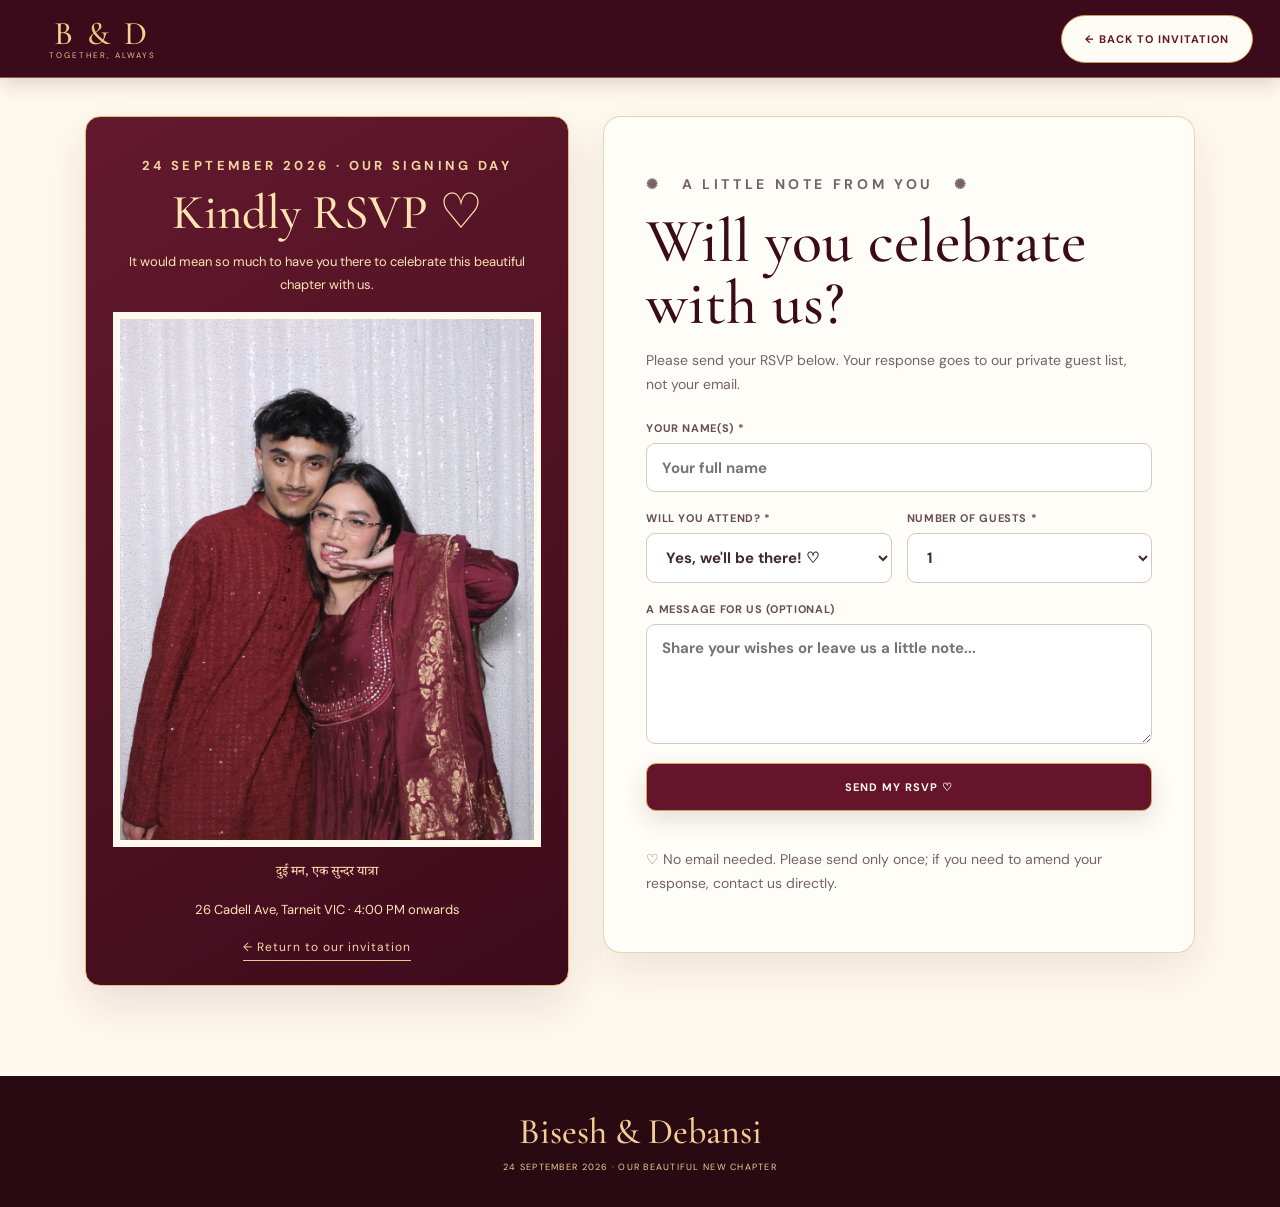
<file: signing/rsvp-direct-2026.html>
<!doctype html><html lang="en"><head><meta charset="utf-8"><meta name="viewport" content="width=device-width,initial-scale=1,viewport-fit=cover"><meta name="theme-color" content="#3c0b1b"><meta name="robots" content="noindex,nofollow"><meta name="description" content="Kindly RSVP for Bisesh and Debansi's signing day on 24 September 2026"><title>RSVP · Bisesh &amp; Debansi</title><link rel="preconnect" href="https://fonts.googleapis.com"><link rel="preconnect" href="https://fonts.gstatic.com" crossorigin><link href="https://fonts.googleapis.com/css2?family=Cormorant+Garamond:wght@400;500;600;700&family=DM+Sans:wght@400;500;600;700&family=Noto+Serif+Devanagari:wght@400;500;600&family=Allura&display=swap" rel="stylesheet"><link rel="stylesheet" href="./deploy2.css?v=2.0.1"><script src="./rsvp.js?v=2.0.1" defer></script></head><body class="rsvp-page"><header class="site-header"><div class="nav-shell"><a href="./" class="brand"><span>B <em>&amp;</em> D</span><small>TOGETHER, ALWAYS</small></a><a href="./" class="button button-outline">← Back to invitation</a></div></header><main class="rsvp-shell"><aside class="rsvp-intro-card"><p class="eyebrow" style="color:#f1d49e">24 SEPTEMBER 2026 · OUR SIGNING DAY</p><h1>Kindly RSVP ♡</h1><p>It would mean so much to have you there to celebrate this beautiful chapter with us.</p><img src="./assets/traditional-hq.jpg" alt="Bisesh and Debansi in their traditional red outfits"><p class="nepali-quote" lang="ne">दुई मन, एक सुन्दर यात्रा</p><p>26 Cadell Ave, Tarneit VIC · 4:00 PM onwards</p><a href="./" class="rsvp-back">← Return to our invitation</a></aside><section class="rsvp-form-card" aria-labelledby="rsvpHeading"><p class="eyebrow">✺ &nbsp; A LITTLE NOTE FROM YOU &nbsp; ✺</p><h2 id="rsvpHeading">Will you celebrate<br>with us?</h2><p>Please send your RSVP below. Your response goes to our private guest list, not your email.</p><form id="directRsvpForm" class="form-grid" method="post" action="https://script.google.com/macros/s/AKfycbxORudVhtZl5LUpTDf8tfaVWN_OLsJoOPfssKaO03JLMMZBtgry0iHrAn5uU_BzK6eB2A/exec"><label class="wide" for="guestName">YOUR NAME(S) *<input id="guestName" name="name" maxlength="150" autocomplete="name" placeholder="Your full name" required></label><label for="attendance">WILL YOU ATTEND? *<select id="attendance" name="attendance" required><option value="Yes, we'll be there!">Yes, we'll be there! ♡</option><option value="Sorry, we can't make it">Sorry, we can't make it</option></select></label><label for="guests">NUMBER OF GUESTS *<select id="guests" name="guests" required><option value="1">1</option><option value="2">2</option><option value="3">3</option><option value="4">4</option><option value="5">5</option></select></label><label class="wide" for="message">A MESSAGE FOR US (OPTIONAL)<textarea id="message" name="message" maxlength="1000" placeholder="Share your wishes or leave us a little note..."></textarea></label><button class="button button-primary form-button wide" id="sendRsvp" type="submit">Send my RSVP ♡</button><p class="form-status wide" id="rsvpStatus" role="status" aria-live="polite"></p></form><div class="rsvp-confirm" id="rsvpConfirm" hidden>Your RSVP was sent for processing ♡ We will see your response in our guest list once it is recorded.</div><p class="rsvp-private-note">♡ No email needed. Please send only once; if you need to amend your response, contact us directly.</p></section></main><footer class="site-footer"><strong>Bisesh &amp; Debansi</strong><small>24 SEPTEMBER 2026 · OUR BEAUTIFUL NEW CHAPTER</small></footer></body></html>
</file>
<file: styles/styles.css>
:root {
    --bg: #07111f;
    --bg-deep: #040b14;
    --surface: #0b1829;
    --surface-raised: #0e2034;
    --surface-soft: #10263c;
    --text: #edf4f9;
    --heading: #ffffff;
    --muted: #9fb0c0;
    --faint: #718498;
    --line: rgba(188, 218, 234, 0.14);
    --line-strong: rgba(188, 218, 234, 0.24);
    --primary: #42dbc8;
    --primary-strong: #13ad9d;
    --primary-soft: rgba(66, 219, 200, 0.12);
    --sky: #67c7ed;
    --nav-bg: rgba(7, 17, 31, 0.82);
    --header-height: 5rem;
    --radius-sm: 0.65rem;
    --radius: 1rem;
    --radius-lg: 1.45rem;
    --shadow-sm: 0 12px 30px rgba(0, 0, 0, 0.16);
    --shadow: 0 24px 70px rgba(0, 0, 0, 0.28);
    --transition: 180ms ease;
}

html[data-theme="light"] {
    --bg: #f4f8fa;
    --bg-deep: #e9f1f4;
    --surface: #ffffff;
    --surface-raised: #f8fbfc;
    --surface-soft: #edf5f6;
    --text: #213344;
    --heading: #091a2a;
    --muted: #536778;
    --faint: #5f7383;
    --line: rgba(18, 51, 68, 0.12);
    --line-strong: rgba(18, 51, 68, 0.2);
    --primary: #087f77;
    --primary-strong: #056c66;
    --primary-soft: rgba(8, 127, 119, 0.09);
    --sky: #087ba8;
    --nav-bg: rgba(244, 248, 250, 0.88);
    --shadow-sm: 0 12px 30px rgba(32, 67, 83, 0.08);
    --shadow: 0 24px 70px rgba(32, 67, 83, 0.14);
}

*,
*::before,
*::after {
    box-sizing: border-box;
}

html {
    scroll-behavior: smooth;
    scroll-padding-top: calc(var(--header-height) + 1.5rem);
}

body {
    margin: 0;
    overflow-x: hidden;
    background: var(--bg);
    color: var(--text);
    font-family: Inter, ui-sans-serif, -apple-system, BlinkMacSystemFont, "Segoe UI", sans-serif;
    font-size: 1rem;
    line-height: 1.65;
    text-rendering: optimizeLegibility;
    -webkit-font-smoothing: antialiased;
}

body::before {
    position: fixed;
    z-index: -2;
    inset: 0;
    background-image:
        linear-gradient(rgba(98, 180, 207, 0.025) 1px, transparent 1px),
        linear-gradient(90deg, rgba(98, 180, 207, 0.025) 1px, transparent 1px);
    background-size: 44px 44px;
    content: "";
    pointer-events: none;
}

img,
picture,
svg {
    display: block;
    max-width: 100%;
}

a {
    color: inherit;
    text-decoration: none;
}

button,
a {
    -webkit-tap-highlight-color: transparent;
}

button {
    color: inherit;
    font: inherit;
}

h1,
h2,
h3,
p {
    margin-top: 0;
}

h1,
h2,
h3 {
    color: var(--heading);
    font-weight: 700;
    line-height: 1.12;
    letter-spacing: -0.035em;
}

h1 {
    margin-bottom: 1.5rem;
    font-size: clamp(3rem, 6.3vw, 6rem);
}

h2 {
    margin-bottom: 0;
    font-size: clamp(2.25rem, 4.5vw, 4.2rem);
}

h3 {
    margin-bottom: 0.8rem;
    font-size: 1.28rem;
}

::selection {
    background: var(--primary);
    color: #041714;
}

:focus-visible {
    outline: 3px solid var(--primary);
    outline-offset: 4px;
}

.skip-link {
    position: fixed;
    z-index: 200;
    top: 0.75rem;
    left: 0.75rem;
    padding: 0.7rem 1rem;
    transform: translateY(-160%);
    border-radius: var(--radius-sm);
    background: var(--primary);
    color: #041714;
    font-weight: 800;
    transition: transform var(--transition);
}

.skip-link:focus {
    transform: translateY(0);
}

.shell {
    width: min(1180px, calc(100% - 3rem));
    margin-inline: auto;
}

.section {
    position: relative;
    padding: clamp(5.5rem, 9vw, 8.75rem) 0;
}

.section--tinted {
    border-block: 1px solid var(--line);
    background: color-mix(in srgb, var(--surface) 72%, transparent);
}

.section-heading {
    display: grid;
    grid-template-columns: minmax(0, 1.45fr) minmax(16rem, 0.7fr);
    align-items: end;
    gap: 3rem;
    margin-bottom: clamp(2.5rem, 5vw, 4.5rem);
}

.section-heading > p {
    max-width: 35rem;
    margin: 0 0 0.25rem;
    color: var(--muted);
    font-size: 1.04rem;
}

.section-kicker,
.eyebrow {
    margin-bottom: 0.85rem;
    color: var(--primary);
    font-size: 0.76rem;
    font-weight: 800;
    letter-spacing: 0.16em;
    text-transform: uppercase;
}

.eyebrow {
    display: flex;
    align-items: center;
    gap: 0.65rem;
}

.eyebrow > span {
    width: 2rem;
    height: 1px;
    background: var(--primary);
}

.button {
    display: inline-flex;
    min-height: 3.35rem;
    align-items: center;
    justify-content: center;
    gap: 0.7rem;
    padding: 0.8rem 1.3rem;
    border: 1px solid transparent;
    border-radius: 0.75rem;
    font-size: 0.91rem;
    font-weight: 750;
    line-height: 1;
    transition: transform var(--transition), border-color var(--transition), background var(--transition), box-shadow var(--transition);
}

.button:hover {
    transform: translateY(-2px);
}

.button svg {
    width: 1.05rem;
    fill: none;
    stroke: currentColor;
    stroke-linecap: round;
    stroke-linejoin: round;
    stroke-width: 1.8;
}

.button--primary {
    background: var(--primary);
    box-shadow: 0 12px 28px rgba(24, 190, 171, 0.2);
    color: #041714;
}

.button--primary:hover {
    background: color-mix(in srgb, var(--primary) 86%, white);
    box-shadow: 0 16px 34px rgba(24, 190, 171, 0.28);
}

html[data-theme="light"] .button--primary {
    color: #ffffff;
}

html[data-theme="light"] ::selection {
    color: #ffffff;
}

.button--secondary {
    border-color: var(--line-strong);
    background: rgba(255, 255, 255, 0.025);
    color: var(--heading);
}

.button--secondary:hover {
    border-color: var(--primary);
    background: var(--primary-soft);
}

.button--light {
    background: #f6ffff;
    color: #082e34;
}

.button--ghost-light {
    border-color: rgba(255, 255, 255, 0.35);
    color: #ffffff;
}

.button--ghost-light:hover {
    border-color: #ffffff;
    background: rgba(255, 255, 255, 0.09);
}

/* Header and navigation */
.site-header {
    position: fixed;
    z-index: 100;
    top: 0;
    right: 0;
    left: 0;
    height: var(--header-height);
    border-bottom: 1px solid transparent;
    transition: background var(--transition), border-color var(--transition), box-shadow var(--transition);
}

.site-header.is-scrolled,
.site-header:has(.nav-menu.is-open) {
    border-color: var(--line);
    background: var(--nav-bg);
    box-shadow: 0 8px 34px rgba(0, 0, 0, 0.1);
    backdrop-filter: blur(18px);
    -webkit-backdrop-filter: blur(18px);
}

.nav {
    display: flex;
    height: 100%;
    align-items: center;
    justify-content: space-between;
    gap: 2rem;
}

.brand {
    display: inline-flex;
    flex: 0 0 auto;
    align-items: center;
    gap: 0.7rem;
}

.brand__mark {
    display: grid;
    width: 2.4rem;
    height: 2.4rem;
    place-items: center;
    border: 1px solid rgba(66, 219, 200, 0.42);
    border-radius: 0.65rem;
    background: linear-gradient(145deg, rgba(66, 219, 200, 0.2), rgba(103, 199, 237, 0.06));
    color: var(--primary);
    font-size: 0.76rem;
    font-weight: 900;
    letter-spacing: 0.06em;
}

.brand__text {
    display: flex;
    flex-direction: column;
    line-height: 1.1;
}

.brand__text strong {
    color: var(--heading);
    font-size: 0.86rem;
    letter-spacing: -0.01em;
}

.brand__text small {
    margin-top: 0.24rem;
    color: var(--muted);
    font-size: 0.65rem;
    letter-spacing: 0.04em;
}

.nav-menu {
    display: flex;
    align-items: center;
    gap: clamp(0.85rem, 1.6vw, 1.45rem);
}

.nav-menu > a:not(.nav-resume) {
    position: relative;
    padding: 0.6rem 0;
    color: var(--muted);
    font-size: 0.75rem;
    font-weight: 700;
}

.nav-menu > a:not(.nav-resume)::after {
    position: absolute;
    right: 0;
    bottom: 0.2rem;
    left: 0;
    height: 2px;
    transform: scaleX(0);
    border-radius: 2px;
    background: var(--primary);
    content: "";
    transition: transform var(--transition);
}

.nav-menu > a:hover,
.nav-menu > a.is-active {
    color: var(--heading);
}

.nav-menu > a.is-active::after,
.nav-menu > a:not(.nav-resume):hover::after {
    transform: scaleX(1);
}

.nav-resume {
    padding: 0.53rem 0.8rem;
    border: 1px solid var(--line-strong);
    border-radius: 0.55rem;
    color: var(--heading);
    font-size: 0.73rem;
    font-weight: 800;
    transition: border-color var(--transition), background var(--transition);
}

.nav-resume:hover {
    border-color: var(--primary);
    background: var(--primary-soft);
}

.theme-toggle,
.nav-toggle {
    border: 0;
    background: transparent;
    cursor: pointer;
}

.theme-toggle {
    display: grid;
    width: 2.35rem;
    height: 2.35rem;
    place-items: center;
    border: 1px solid var(--line);
    border-radius: 50%;
    color: var(--muted);
    transition: color var(--transition), border-color var(--transition), background var(--transition);
}

.theme-toggle:hover {
    border-color: var(--primary);
    background: var(--primary-soft);
    color: var(--primary);
}

.theme-icon {
    width: 1rem;
    height: 1rem;
    fill: none;
    stroke: currentColor;
    stroke-linecap: round;
    stroke-linejoin: round;
    stroke-width: 1.8;
}

.theme-icon--moon,
html[data-theme="light"] .theme-icon--sun {
    display: none;
}

html[data-theme="light"] .theme-icon--moon {
    display: block;
}

.nav-toggle {
    display: none;
    width: 2.75rem;
    height: 2.75rem;
    padding: 0.72rem 0.55rem;
    border: 1px solid var(--line);
    border-radius: 0.65rem;
}

.nav-toggle span {
    display: block;
    width: 100%;
    height: 2px;
    margin: 0.25rem 0;
    border-radius: 2px;
    background: var(--heading);
    transition: transform var(--transition), opacity var(--transition);
}

.nav-toggle[aria-expanded="true"] span:first-child {
    transform: translateY(6px) rotate(45deg);
}

.nav-toggle[aria-expanded="true"] span:nth-child(2) {
    opacity: 0;
}

.nav-toggle[aria-expanded="true"] span:last-child {
    transform: translateY(-6px) rotate(-45deg);
}

/* Hero */
.hero {
    display: grid;
    overflow: hidden;
    min-height: 48rem;
    align-items: center;
    padding-top: calc(var(--header-height) + 4.5rem);
    padding-bottom: 5rem;
    isolation: isolate;
}

.hero::before {
    position: absolute;
    z-index: -2;
    inset: 0;
    background:
        radial-gradient(circle at 75% 38%, rgba(28, 155, 157, 0.14), transparent 31rem),
        linear-gradient(180deg, transparent 65%, color-mix(in srgb, var(--surface) 34%, transparent));
    content: "";
}

.hero__glow {
    position: absolute;
    z-index: -1;
    border-radius: 50%;
    filter: blur(2px);
    opacity: 0.28;
    pointer-events: none;
}

.hero__glow--one {
    top: 12%;
    left: -9rem;
    width: 22rem;
    height: 22rem;
    border: 1px solid rgba(66, 219, 200, 0.22);
    box-shadow: 0 0 100px rgba(66, 219, 200, 0.08) inset;
}

.hero__glow--two {
    right: -7rem;
    bottom: 4%;
    width: 17rem;
    height: 17rem;
    border: 1px solid rgba(103, 199, 237, 0.18);
}

.hero__grid {
    display: grid;
    grid-template-columns: minmax(0, 1.18fr) minmax(19rem, 0.72fr);
    align-items: center;
    gap: clamp(3rem, 7vw, 7rem);
}

.hero__content {
    max-width: 46rem;
}

.hero h1 em {
    display: block;
    background: linear-gradient(105deg, var(--primary), var(--sky));
    background-clip: text;
    -webkit-background-clip: text;
    color: transparent;
    font-style: normal;
}

.hero__lead {
    max-width: 39rem;
    margin-bottom: 2rem;
    color: var(--muted);
    font-size: clamp(1.05rem, 1.8vw, 1.25rem);
}

.hero__actions {
    display: flex;
    flex-wrap: wrap;
    gap: 0.85rem;
}

.hero__proof {
    display: flex;
    flex-wrap: wrap;
    gap: 0.9rem 1.5rem;
    margin: 2.2rem 0 0;
    padding: 0;
    color: var(--muted);
    font-size: 0.82rem;
    font-weight: 650;
    list-style: none;
}

.hero__proof li {
    display: flex;
    align-items: center;
    gap: 0.42rem;
}

.hero__proof span {
    display: grid;
    width: 1.15rem;
    height: 1.15rem;
    place-items: center;
    border-radius: 50%;
    background: var(--primary-soft);
    color: var(--primary);
    font-size: 0.65rem;
}

.hero__visual {
    position: relative;
}

.portrait-frame {
    position: relative;
    width: min(100%, 25.5rem);
    margin-inline: auto;
    padding: 0.65rem;
    border: 1px solid var(--line-strong);
    border-radius: 1.8rem;
    background: linear-gradient(145deg, rgba(66, 219, 200, 0.11), rgba(103, 199, 237, 0.025));
    box-shadow: var(--shadow);
}

.portrait-frame::before,
.portrait-frame::after {
    position: absolute;
    z-index: -1;
    content: "";
}

.portrait-frame::before {
    top: -1.25rem;
    right: -1.25rem;
    width: 7rem;
    height: 7rem;
    border-top: 2px solid var(--primary);
    border-right: 2px solid var(--primary);
    border-radius: 0 1.8rem 0 0;
    opacity: 0.58;
}

.portrait-frame::after {
    bottom: -1.25rem;
    left: -1.25rem;
    width: 7rem;
    height: 7rem;
    border-bottom: 2px solid var(--sky);
    border-left: 2px solid var(--sky);
    border-radius: 0 0 0 1.8rem;
    opacity: 0.4;
}

.portrait-frame picture {
    position: relative;
    overflow: hidden;
    aspect-ratio: 3 / 4;
    border-radius: 1.25rem;
    background: var(--surface-raised);
}

.portrait-frame img {
    width: 100%;
    height: 100%;
    object-fit: cover;
    object-position: center top;
}

.portrait-frame__grid {
    position: absolute;
    z-index: -1;
    top: -2.5rem;
    left: -2.5rem;
    width: 7rem;
    height: 7rem;
    background-image: radial-gradient(var(--primary) 1px, transparent 1px);
    background-size: 12px 12px;
    opacity: 0.32;
}

.portrait-frame__label {
    position: absolute;
    right: -2.25rem;
    bottom: 2.1rem;
    display: flex;
    min-width: 13rem;
    flex-direction: column;
    padding: 0.95rem 1.1rem;
    border: 1px solid var(--line-strong);
    border-radius: 0.85rem;
    background: color-mix(in srgb, var(--surface) 92%, transparent);
    box-shadow: var(--shadow-sm);
    backdrop-filter: blur(14px);
}

.portrait-frame__label small {
    color: var(--primary);
    font-size: 0.62rem;
    font-weight: 850;
    letter-spacing: 0.13em;
    text-transform: uppercase;
}

.portrait-frame__label strong {
    margin-top: 0.22rem;
    color: var(--heading);
    font-size: 0.9rem;
}

.portrait-frame__label span {
    margin-top: 0.12rem;
    color: var(--muted);
    font-size: 0.72rem;
}

.portrait-frame__status {
    position: absolute;
    top: 1.4rem;
    left: -1.7rem;
    display: flex;
    align-items: center;
    gap: 0.5rem;
    padding: 0.48rem 0.72rem;
    border: 1px solid var(--line-strong);
    border-radius: 99px;
    background: color-mix(in srgb, var(--surface) 92%, transparent);
    box-shadow: var(--shadow-sm);
    color: var(--text);
    font-size: 0.68rem;
    font-weight: 750;
    backdrop-filter: blur(14px);
}

.portrait-frame__status span,
.status-pill > span {
    width: 0.45rem;
    height: 0.45rem;
    border-radius: 50%;
    background: var(--primary);
    box-shadow: 0 0 0 4px var(--primary-soft);
}

/* Professional focus strip */
.trust-strip {
    border-block: 1px solid var(--line);
    background: color-mix(in srgb, var(--surface) 70%, transparent);
}

.trust-strip__grid {
    display: grid;
    grid-template-columns: repeat(4, 1fr);
}

.trust-strip__grid > div {
    padding: 1.8rem 2rem;
    border-right: 1px solid var(--line);
}

.trust-strip__grid > div:first-child {
    border-left: 1px solid var(--line);
}

.trust-strip__number {
    color: var(--heading);
    font-size: 1.45rem;
    font-weight: 800;
    letter-spacing: -0.035em;
}

.trust-strip p {
    margin: 0.12rem 0 0;
    color: var(--muted);
    font-size: 0.72rem;
}

/* Capabilities */
.capability-grid {
    display: grid;
    grid-template-columns: repeat(3, 1fr);
    gap: 1rem;
}

.capability-card {
    position: relative;
    overflow: hidden;
    min-height: 19rem;
    padding: 1.65rem;
    border: 1px solid var(--line);
    border-radius: var(--radius);
    background: var(--surface);
    box-shadow: var(--shadow-sm);
    transition: transform var(--transition), border-color var(--transition), background var(--transition);
}

.capability-card::after {
    position: absolute;
    right: -3rem;
    bottom: -4rem;
    width: 9rem;
    height: 9rem;
    border-radius: 50%;
    background: var(--primary-soft);
    content: "";
    filter: blur(1px);
    opacity: 0;
    transition: opacity var(--transition);
}

.capability-card:hover {
    transform: translateY(-4px);
    border-color: rgba(66, 219, 200, 0.36);
    background: color-mix(in srgb, var(--surface) 92%, var(--primary-soft));
}

.capability-card:hover::after {
    opacity: 1;
}

.icon-box {
    display: grid;
    width: 2.8rem;
    height: 2.8rem;
    margin-bottom: 1.4rem;
    place-items: center;
    border: 1px solid rgba(66, 219, 200, 0.24);
    border-radius: 0.75rem;
    background: var(--primary-soft);
    color: var(--primary);
}

.icon-box svg,
.leadership-card__icon svg {
    width: 1.3rem;
    fill: none;
    stroke: currentColor;
    stroke-linecap: round;
    stroke-linejoin: round;
    stroke-width: 1.6;
}

.capability-card > p {
    margin-bottom: 1.35rem;
    color: var(--muted);
    font-size: 0.88rem;
}

.tag-list {
    display: flex;
    flex-wrap: wrap;
    gap: 0.42rem;
    margin: 0;
    padding: 0;
    list-style: none;
}

.tag-list li {
    padding: 0.28rem 0.55rem;
    border: 1px solid var(--line);
    border-radius: 99px;
    background: color-mix(in srgb, var(--surface-raised) 82%, transparent);
    color: var(--muted);
    font-size: 0.67rem;
    font-weight: 700;
}

/* Experience */
.experience-list {
    position: relative;
    display: grid;
    gap: 1.1rem;
}

.experience-list::before {
    position: absolute;
    top: 1.8rem;
    bottom: 1.8rem;
    left: 8.55rem;
    width: 1px;
    background: linear-gradient(var(--primary), var(--line) 35%, var(--line) 80%, transparent);
    content: "";
}

.experience-item {
    position: relative;
    display: grid;
    grid-template-columns: 7.1rem 1fr;
    gap: 3rem;
}

.experience-item::before {
    position: absolute;
    z-index: 2;
    top: 1.65rem;
    left: 8.23rem;
    width: 0.66rem;
    height: 0.66rem;
    border: 2px solid var(--bg);
    border-radius: 50%;
    background: var(--faint);
    box-shadow: 0 0 0 2px var(--line-strong);
    content: "";
}

.experience-item--featured::before {
    background: var(--primary);
    box-shadow: 0 0 0 4px var(--primary-soft);
}

.experience-item__date {
    padding-top: 1.15rem;
    color: var(--faint);
    font-size: 0.72rem;
    font-weight: 750;
    line-height: 1.45;
    text-align: right;
}

.experience-item__date span {
    display: block;
}

.experience-card {
    padding: 1.75rem;
    border: 1px solid var(--line);
    border-radius: var(--radius);
    background: var(--surface);
    box-shadow: var(--shadow-sm);
}

.experience-item--featured .experience-card {
    border-color: rgba(66, 219, 200, 0.28);
    background:
        linear-gradient(125deg, rgba(66, 219, 200, 0.055), transparent 42%),
        var(--surface);
}

.experience-card__topline {
    display: flex;
    align-items: flex-start;
    justify-content: space-between;
    gap: 1.5rem;
}

.experience-card h3 span {
    color: var(--muted);
    font-size: 0.76em;
    font-weight: 600;
}

.experience-card > p:not(.role-company),
.experience-card__topline + p {
    max-width: 52rem;
    margin-bottom: 1rem;
    color: var(--muted);
    font-size: 0.9rem;
}

.role-company {
    margin-bottom: 0.45rem;
    color: var(--primary);
    font-size: 0.72rem;
    font-weight: 800;
    letter-spacing: 0.055em;
    text-transform: uppercase;
}

.status-pill {
    display: inline-flex;
    flex: 0 0 auto;
    align-items: center;
    gap: 0.5rem;
    padding: 0.4rem 0.65rem;
    border: 1px solid rgba(66, 219, 200, 0.24);
    border-radius: 99px;
    background: var(--primary-soft);
    color: var(--primary);
    font-size: 0.63rem;
    font-weight: 800;
    letter-spacing: 0.04em;
    text-transform: uppercase;
}

.bullet-list {
    display: grid;
    gap: 0.5rem;
    margin: 1.15rem 0 1.35rem;
    padding: 0;
    color: var(--text);
    font-size: 0.84rem;
    list-style: none;
}

.bullet-list li {
    position: relative;
    padding-left: 1.15rem;
}

.bullet-list li::before {
    position: absolute;
    top: 0.67rem;
    left: 0;
    width: 0.33rem;
    height: 0.33rem;
    border-radius: 50%;
    background: var(--primary);
    content: "";
}

.experience-card--compact {
    padding-block: 1.45rem;
}

.leadership-card {
    display: grid;
    grid-template-columns: auto 1fr auto;
    align-items: center;
    gap: 1.2rem;
    margin-top: 2.5rem;
    padding: 1.35rem 1.55rem;
    border: 1px solid var(--line);
    border-radius: var(--radius);
    background: var(--surface-raised);
}

.leadership-card__icon {
    display: grid;
    width: 3.2rem;
    height: 3.2rem;
    place-items: center;
    border-radius: 0.85rem;
    background: var(--primary-soft);
    color: var(--primary);
}

.leadership-card .section-kicker {
    margin-bottom: 0.3rem;
}

.leadership-card h3 {
    margin-bottom: 0.35rem;
    font-size: 1.05rem;
}

.leadership-card p:last-child {
    margin-bottom: 0;
    color: var(--muted);
    font-size: 0.8rem;
}

.leadership-card__date {
    color: var(--muted);
    font-size: 0.72rem;
    font-weight: 750;
    white-space: nowrap;
}

/* Selected work */
.work-grid {
    display: grid;
    grid-template-columns: repeat(2, 1fr);
    gap: 1rem;
}

.work-card {
    position: relative;
    overflow: hidden;
    min-height: 23rem;
    padding: 2rem;
    border: 1px solid var(--line);
    border-radius: var(--radius-lg);
    background:
        linear-gradient(145deg, rgba(66, 219, 200, 0.045), transparent 48%),
        var(--surface);
    transition: transform var(--transition), border-color var(--transition);
}

.work-card:hover {
    transform: translateY(-4px);
    border-color: rgba(66, 219, 200, 0.35);
}

.work-card__number {
    position: absolute;
    top: 1.2rem;
    right: 1.5rem;
    color: var(--line-strong);
    font-size: 3.7rem;
    font-weight: 850;
    letter-spacing: -0.07em;
    line-height: 1;
}

.work-card__label {
    margin-bottom: 2.3rem;
    color: var(--primary);
    font-size: 0.68rem;
    font-weight: 800;
    letter-spacing: 0.13em;
    text-transform: uppercase;
}

.work-card h3 {
    max-width: 22rem;
    font-size: 1.65rem;
}

.work-card > p:not(.work-card__label) {
    max-width: 32rem;
    color: var(--muted);
    font-size: 0.9rem;
}

.work-card__flow {
    display: flex;
    align-items: center;
    gap: 0.6rem;
    margin: 1.5rem 0;
    color: var(--text);
    font-size: 0.72rem;
    font-weight: 750;
}

.work-card__flow span {
    padding: 0.38rem 0.55rem;
    border: 1px solid var(--line);
    border-radius: 0.45rem;
    background: var(--surface-raised);
}

.work-card__flow i {
    color: var(--primary);
    font-style: normal;
}

.lab-promo {
    position: relative;
    display: grid;
    grid-template-columns: minmax(0, 1.08fr) minmax(18rem, 0.92fr);
    align-items: center;
    gap: clamp(2rem, 5vw, 5rem);
    overflow: hidden;
    margin-top: 1rem;
    padding: clamp(1.4rem, 4vw, 3.5rem);
    border: 1px solid rgba(66, 219, 200, 0.28);
    border-radius: var(--radius-lg);
    background:
        radial-gradient(circle at 6% 0%, rgba(66, 219, 200, 0.17), transparent 26rem),
        linear-gradient(135deg, var(--surface), var(--surface-raised));
    box-shadow: var(--shadow-sm);
}

.lab-promo::after {
    position: absolute;
    right: -7rem;
    bottom: -9rem;
    width: 19rem;
    height: 19rem;
    border: 1px solid rgba(66, 219, 200, 0.09);
    border-radius: 50%;
    box-shadow: 0 0 0 3rem rgba(66, 219, 200, 0.025), 0 0 0 6rem rgba(66, 219, 200, 0.018);
    content: "";
    pointer-events: none;
}

.lab-promo__preview,
.lab-promo__content {
    position: relative;
    z-index: 1;
}

.lab-promo__preview {
    overflow: hidden;
    border: 1px solid var(--line-strong);
    border-radius: 1rem;
    background: var(--bg-deep);
    box-shadow: 0 24px 55px rgba(0, 0, 0, 0.24);
    transform: rotate(-1.5deg);
}

.lab-promo__window-bar {
    display: flex;
    align-items: center;
    gap: 0.35rem;
    min-height: 2.25rem;
    padding: 0 0.75rem;
    border-bottom: 1px solid var(--line);
    background: var(--surface);
}

.lab-promo__window-bar > span {
    width: 0.42rem;
    height: 0.42rem;
    border-radius: 50%;
    background: var(--line-strong);
}

.lab-promo__window-bar > span:first-child {
    background: var(--primary);
}

.lab-promo__window-bar strong {
    margin-left: auto;
    color: var(--faint);
    font-size: 0.55rem;
    font-weight: 800;
    letter-spacing: 0.08em;
    text-transform: uppercase;
}

.lab-promo__screen {
    display: grid;
    min-height: 17rem;
    grid-template-columns: 0.74fr 1.26fr;
}

.lab-promo__queue {
    display: grid;
    align-content: start;
    gap: 0.45rem;
    padding: 1rem 0.7rem;
    border-right: 1px solid var(--line);
    background: var(--surface);
}

.lab-promo__queue span {
    display: grid;
    gap: 0.18rem;
    padding: 0.62rem;
    border: 1px solid transparent;
    border-radius: 0.55rem;
    color: var(--muted);
    font-size: 0.55rem;
    line-height: 1.3;
}

.lab-promo__queue span.is-active {
    border-color: rgba(66, 219, 200, 0.2);
    background: var(--primary-soft);
    color: var(--heading);
}

.lab-promo__queue i {
    color: var(--primary);
    font-size: 0.48rem;
    font-style: normal;
    font-weight: 900;
    letter-spacing: 0.08em;
}

.lab-promo__ticket {
    padding: 1.2rem 1rem;
}

.lab-promo__ticket small {
    color: var(--primary);
    font-size: 0.48rem;
    font-weight: 850;
    letter-spacing: 0.09em;
}

.lab-promo__ticket > strong {
    display: block;
    margin: 0.35rem 0 0.8rem;
    color: var(--heading);
    font-size: 0.78rem;
    line-height: 1.25;
}

.lab-promo__steps {
    display: flex;
    align-items: center;
    margin-bottom: 1.15rem;
}

.lab-promo__steps span {
    display: grid;
    width: 1.15rem;
    height: 1.15rem;
    place-items: center;
    border: 1px solid var(--line-strong);
    border-radius: 50%;
    color: var(--faint);
    font-size: 0.46rem;
    font-weight: 850;
}

.lab-promo__steps span.is-done {
    border-color: var(--primary);
    background: var(--primary);
    color: #041714;
}

.lab-promo__steps span.is-current {
    border-color: var(--primary);
    color: var(--primary);
}

.lab-promo__steps b {
    width: 1rem;
    height: 1px;
    background: var(--line-strong);
}

.lab-promo__ticket p {
    margin-bottom: 0.5rem;
    color: var(--muted);
    font-size: 0.52rem;
}

.lab-promo__ticket em {
    display: block;
    margin-top: 0.35rem;
    padding: 0.55rem 0.65rem;
    border: 1px solid var(--line);
    border-radius: 0.48rem;
    background: var(--surface);
    color: var(--text);
    font-size: 0.5rem;
    font-style: normal;
}

.lab-promo__content h3 {
    max-width: 28rem;
    margin-bottom: 1rem;
    font-size: clamp(2rem, 4vw, 3.4rem);
}

.lab-promo__content > p:not(.section-kicker) {
    max-width: 34rem;
    margin-bottom: 1.4rem;
    color: var(--muted);
}

.lab-promo__facts {
    display: flex;
    flex-wrap: wrap;
    gap: 0.45rem;
    margin: 0 0 1.6rem;
    padding: 0;
    list-style: none;
}

.lab-promo__facts li {
    padding: 0.4rem 0.6rem;
    border: 1px solid var(--line);
    border-radius: 99px;
    color: var(--text);
    font-size: 0.67rem;
    font-weight: 750;
}

/* Credentials */
.credentials-grid {
    display: grid;
    grid-template-columns: minmax(0, 0.9fr) minmax(0, 1.1fr);
    gap: 1rem;
}

.education-card {
    display: flex;
    min-height: 25rem;
    flex-direction: column;
    justify-content: flex-end;
    padding: 2rem;
    border: 1px solid rgba(66, 219, 200, 0.26);
    border-radius: var(--radius-lg);
    background:
        radial-gradient(circle at 80% 15%, rgba(66, 219, 200, 0.14), transparent 15rem),
        var(--surface);
}

.education-card__top {
    display: flex;
    flex: 1;
    align-items: flex-start;
    justify-content: space-between;
    gap: 1rem;
}

.education-card__mark {
    display: grid;
    width: 4.2rem;
    height: 4.2rem;
    place-items: center;
    border: 1px solid rgba(66, 219, 200, 0.25);
    border-radius: 1rem;
    background: var(--primary-soft);
    color: var(--primary);
    font-size: 1.1rem;
    font-weight: 900;
    letter-spacing: 0.03em;
}

.education-card__top > span {
    padding: 0.38rem 0.6rem;
    border: 1px solid var(--line);
    border-radius: 99px;
    color: var(--muted);
    font-size: 0.65rem;
    font-weight: 750;
}

.education-card h3 {
    font-size: 1.85rem;
}

.education-card > p:not(.section-kicker) {
    color: var(--muted);
    font-size: 0.88rem;
}

.certification-list {
    display: grid;
    gap: 0.75rem;
}

.certification-card {
    display: flex;
    min-height: 5.8rem;
    align-items: center;
    justify-content: space-between;
    gap: 1.5rem;
    padding: 1.15rem 1.35rem;
    border: 1px solid var(--line);
    border-radius: var(--radius);
    background: var(--surface);
    transition: border-color var(--transition), transform var(--transition);
}

.certification-card:hover {
    transform: translateX(3px);
    border-color: rgba(66, 219, 200, 0.34);
}

.certification-card__state {
    display: block;
    margin-bottom: 0.28rem;
    color: var(--primary);
    font-size: 0.61rem;
    font-weight: 800;
    letter-spacing: 0.09em;
    text-transform: uppercase;
}

.certification-card h3 {
    margin: 0;
    font-size: 0.98rem;
    letter-spacing: -0.015em;
}

.certification-card__logo {
    display: grid;
    width: 2.6rem;
    height: 2.6rem;
    flex: 0 0 auto;
    place-items: center;
    border-radius: 0.65rem;
    background: var(--surface-soft);
    color: var(--muted);
    font-size: 0.7rem;
    font-weight: 900;
}

.credential-facts {
    display: grid;
    grid-template-columns: repeat(3, 1fr);
    margin: 1rem 0 0;
    padding: 0;
    border: 1px solid var(--line);
    border-radius: var(--radius);
    background: var(--surface-raised);
    list-style: none;
}

.credential-facts li {
    display: flex;
    min-width: 0;
    justify-content: space-between;
    gap: 1rem;
    padding: 1rem 1.2rem;
    border-right: 1px solid var(--line);
    font-size: 0.75rem;
}

.credential-facts li:last-child {
    border-right: 0;
}

.credential-facts strong {
    color: var(--heading);
}

.credential-facts span {
    overflow: hidden;
    color: var(--muted);
    text-align: right;
    text-overflow: ellipsis;
    white-space: nowrap;
}

/* Contact */
.contact {
    padding-bottom: clamp(4rem, 7vw, 7rem);
}

.contact-card {
    position: relative;
    display: grid;
    overflow: hidden;
    grid-template-columns: minmax(0, 1.15fr) minmax(18rem, 0.7fr);
    gap: clamp(2rem, 6vw, 6rem);
    padding: clamp(2rem, 5vw, 4.2rem);
    border: 1px solid rgba(112, 238, 224, 0.25);
    border-radius: 1.8rem;
    background:
        radial-gradient(circle at 18% 20%, rgba(115, 239, 224, 0.19), transparent 22rem),
        linear-gradient(125deg, #075457, #074956 52%, #102f48);
    box-shadow: 0 26px 80px rgba(0, 42, 51, 0.3);
    color: #d8eff1;
}

.contact-card::after {
    position: absolute;
    top: -8rem;
    right: -7rem;
    width: 22rem;
    height: 22rem;
    border: 1px solid rgba(255, 255, 255, 0.12);
    border-radius: 50%;
    content: "";
}

.contact-card__content {
    position: relative;
    z-index: 1;
}

.contact-card .section-kicker {
    color: #8cf7e8;
}

.contact-card h2 {
    max-width: 45rem;
    color: #ffffff;
    font-size: clamp(2.2rem, 4.6vw, 4rem);
}

.contact-card__content > p:not(.section-kicker) {
    max-width: 36rem;
    margin: 1.3rem 0 1.8rem;
    color: rgba(229, 250, 250, 0.86);
}

.contact-card__actions {
    display: flex;
    flex-wrap: wrap;
    gap: 0.75rem;
}

.contact-links {
    position: relative;
    z-index: 1;
    display: grid;
    align-content: center;
}

.contact-links a {
    display: grid;
    grid-template-columns: 1fr auto;
    padding: 0.95rem 0;
    border-bottom: 1px solid rgba(255, 255, 255, 0.16);
    transition: padding var(--transition), border-color var(--transition);
}

.contact-links a:hover {
    padding-left: 0.4rem;
    border-color: rgba(255, 255, 255, 0.48);
}

.contact-links span,
.contact-links strong {
    grid-column: 1;
}

.contact-links span {
    color: rgba(229, 250, 250, 0.82);
    font-size: 0.61rem;
    font-weight: 800;
    letter-spacing: 0.1em;
    text-transform: uppercase;
}

.contact-links strong {
    color: #ffffff;
    font-size: 0.84rem;
}

.contact-links svg {
    grid-row: 1 / 3;
    grid-column: 2;
    width: 1.05rem;
    align-self: center;
    fill: none;
    stroke: #8cf7e8;
    stroke-linecap: round;
    stroke-linejoin: round;
    stroke-width: 1.7;
}

/* Footer */
.site-footer {
    border-top: 1px solid var(--line);
    background: var(--bg-deep);
}

.site-footer__inner {
    display: grid;
    grid-template-columns: 1fr auto 1fr;
    align-items: center;
    gap: 2rem;
    min-height: 7.5rem;
}

.site-footer p {
    margin: 0;
    color: var(--muted);
    font-size: 0.7rem;
}

.site-footer p:last-child {
    text-align: right;
}

.brand--footer .brand__mark {
    width: 2.2rem;
    height: 2.2rem;
}

/* Scroll reveals are enabled only after the script is ready. */
.reveal-ready .reveal {
    opacity: 0;
    transform: translateY(20px);
    transition: opacity 600ms cubic-bezier(0.2, 0.7, 0.2, 1), transform 600ms cubic-bezier(0.2, 0.7, 0.2, 1);
    transition-delay: var(--reveal-delay, 0ms);
}

.reveal-ready .reveal.is-visible {
    opacity: 1;
    transform: translateY(0);
}

@media (max-width: 1060px) {
    .brand__text {
        display: none;
    }

    .hero__grid {
        gap: 4rem;
    }

    .portrait-frame__label {
        right: -1rem;
    }

    .portrait-frame__status {
        left: -1rem;
    }

    .capability-grid {
        grid-template-columns: repeat(2, 1fr);
    }

    .capability-card {
        min-height: 17rem;
    }

    .credential-facts li {
        flex-direction: column;
        gap: 0.2rem;
    }

    .credential-facts span {
        text-align: left;
    }
}

@media (max-width: 860px) {
    :root {
        --header-height: 4.5rem;
    }

    .shell {
        width: min(100% - 2rem, 46rem);
    }

    .brand__text {
        display: flex;
    }

    .nav-toggle {
        display: block;
        order: 3;
    }

    .nav-menu {
        position: absolute;
        top: calc(var(--header-height) - 1px);
        right: 0;
        left: 0;
        display: grid;
        max-height: 0;
        grid-template-columns: 1fr 1fr;
        gap: 0;
        overflow: hidden;
        border-bottom: 1px solid transparent;
        background: var(--nav-bg);
        opacity: 0;
        pointer-events: none;
        backdrop-filter: blur(18px);
        -webkit-backdrop-filter: blur(18px);
        transition: max-height 260ms ease, opacity var(--transition), border-color var(--transition);
    }

    .nav-menu.is-open {
        max-height: 31rem;
        padding: 0.75rem 1rem 1rem;
        border-color: var(--line);
        opacity: 1;
        pointer-events: auto;
    }

    .nav-menu > a:not(.nav-resume) {
        padding: 0.9rem 0.75rem;
        border-bottom: 1px solid var(--line);
        font-size: 0.82rem;
    }

    .nav-menu > a:not(.nav-resume)::after {
        display: none;
    }

    .nav-resume {
        margin: 0.75rem 0.75rem 0;
        align-self: center;
        justify-self: start;
    }

    .theme-toggle {
        margin: 0.75rem 0.75rem 0;
        justify-self: end;
    }

    .hero {
        min-height: auto;
        padding-top: calc(var(--header-height) + 5rem);
    }

    .hero__grid {
        grid-template-columns: 1fr;
        gap: 5rem;
    }

    .hero__content {
        max-width: 43rem;
    }

    .hero__visual {
        width: min(88%, 27rem);
        margin-inline: auto;
    }

    .trust-strip__grid {
        grid-template-columns: repeat(2, 1fr);
    }

    .trust-strip__grid > div:nth-child(3) {
        border-left: 1px solid var(--line);
    }

    .trust-strip__grid > div:nth-child(-n + 2) {
        border-bottom: 1px solid var(--line);
    }

    .section-heading {
        grid-template-columns: 1fr;
        gap: 1.4rem;
    }

    .section-heading > p {
        max-width: 41rem;
    }

    .experience-item {
        grid-template-columns: 1fr;
        gap: 0.6rem;
        padding-left: 1.7rem;
    }

    .experience-list::before {
        left: 0.28rem;
    }

    .experience-item::before {
        top: 0.62rem;
        left: -0.02rem;
    }

    .experience-item__date {
        display: flex;
        gap: 0.35rem;
        padding: 0;
        text-align: left;
    }

    .experience-item__date span:first-child::after {
        margin-left: 0.35rem;
        content: "–";
    }

    .leadership-card {
        grid-template-columns: auto 1fr;
    }

    .leadership-card__date {
        grid-column: 2;
    }

    .credentials-grid,
    .contact-card {
        grid-template-columns: 1fr;
    }

    .education-card {
        min-height: 22rem;
    }

    .contact-links {
        grid-template-columns: 1fr 1fr;
        column-gap: 2rem;
    }

    .lab-promo {
        grid-template-columns: 1fr;
    }

    .lab-promo__preview {
        max-width: 38rem;
    }
}

@media (max-width: 640px) {
    h1 {
        font-size: clamp(2.7rem, 14vw, 4rem);
    }

    h2 {
        font-size: clamp(2.05rem, 11vw, 3rem);
    }

    .section {
        padding-block: 5rem;
    }

    .hero {
        padding-top: calc(var(--header-height) + 4.2rem);
    }

    .hero__actions,
    .hero__actions .button {
        width: 100%;
    }

    .hero__proof {
        display: grid;
        grid-template-columns: 1fr 1fr;
    }

    .hero__visual {
        width: calc(100% - 1.5rem);
    }

    .portrait-frame__label {
        right: -0.75rem;
        bottom: 1.2rem;
        min-width: 11.5rem;
    }

    .portrait-frame__status {
        top: 1.25rem;
        left: -0.75rem;
    }

    .trust-strip__grid {
        grid-template-columns: 1fr;
    }

    .trust-strip__grid > div,
    .trust-strip__grid > div:first-child,
    .trust-strip__grid > div:nth-child(3) {
        padding: 1.15rem 1.25rem;
        border-right: 1px solid var(--line);
        border-bottom: 1px solid var(--line);
        border-left: 1px solid var(--line);
    }

    .trust-strip__grid > div:last-child {
        border-bottom: 0;
    }

    .capability-grid,
    .work-grid {
        grid-template-columns: 1fr;
    }

    .capability-card {
        min-height: auto;
    }

    .experience-item {
        padding-left: 1.2rem;
    }

    .experience-card {
        padding: 1.3rem;
    }

    .experience-card__topline {
        display: block;
    }

    .status-pill {
        margin-bottom: 1rem;
    }

    .experience-list::before {
        left: 0;
    }

    .experience-item::before {
        left: -0.31rem;
    }

    .leadership-card {
        display: block;
    }

    .leadership-card__icon {
        margin-bottom: 1rem;
    }

    .leadership-card__date {
        display: block;
        margin-top: 0.8rem;
    }

    .work-card {
        min-height: auto;
        padding: 1.5rem;
    }

    .work-card__flow {
        flex-wrap: wrap;
    }

    .lab-promo {
        padding: 1.25rem;
    }

    .lab-promo__screen {
        min-height: 14rem;
    }

    .lab-promo__queue {
        display: none;
    }

    .lab-promo__screen {
        grid-template-columns: 1fr;
    }

    .lab-promo__content .button {
        width: 100%;
    }

    .education-card {
        min-height: 24rem;
        padding: 1.5rem;
    }

    .certification-card {
        align-items: flex-start;
    }

    .credential-facts {
        grid-template-columns: 1fr;
    }

    .credential-facts li,
    .credential-facts li:last-child {
        border-right: 0;
        border-bottom: 1px solid var(--line);
    }

    .credential-facts li:last-child {
        border-bottom: 0;
    }

    .contact-card {
        padding: 1.6rem;
        border-radius: 1.3rem;
    }

    .contact-card__actions,
    .contact-card__actions .button {
        width: 100%;
    }

    .contact-links {
        grid-template-columns: 1fr;
    }

    .site-footer__inner {
        display: flex;
        min-height: auto;
        flex-direction: column;
        align-items: flex-start;
        gap: 1rem;
        padding-block: 2rem;
    }

    .site-footer p:last-child {
        text-align: left;
    }
}

@media (max-width: 390px) {
    .brand__text {
        display: none;
    }

    .hero__proof {
        grid-template-columns: 1fr;
    }

    .portrait-frame__label {
        position: relative;
        right: auto;
        bottom: auto;
        width: calc(100% - 1rem);
        min-width: 0;
        margin: -3.1rem auto 0;
    }

    .portrait-frame__status {
        left: 1.1rem;
    }
}

@media (prefers-reduced-motion: reduce) {
    html {
        scroll-behavior: auto;
    }

    *,
    *::before,
    *::after {
        scroll-behavior: auto !important;
        transition-duration: 0.01ms !important;
        animation-duration: 0.01ms !important;
        animation-iteration-count: 1 !important;
    }
}

@media print {
    .site-header,
    .hero__glow,
    .theme-toggle,
    .nav-toggle,
    .contact-card__actions {
        display: none !important;
    }

    body {
        background: #ffffff;
        color: #1a2730;
    }

    .section {
        padding-block: 2rem;
    }

    .reveal {
        opacity: 1 !important;
        transform: none !important;
    }
}
</file>
<file: lab/styles.css>
:root {
    --bg: #f4f8fa;
    --bg-deep: #eaf2f5;
    --surface: #ffffff;
    --surface-raised: #f8fbfc;
    --surface-soft: #edf5f6;
    --heading: #091a2a;
    --text: #213344;
    --muted: #596d7d;
    --faint: #718392;
    --line: rgba(18, 51, 68, 0.12);
    --line-strong: rgba(18, 51, 68, 0.2);
    --primary: #087f77;
    --primary-strong: #056c66;
    --primary-soft: rgba(8, 127, 119, 0.09);
    --primary-glow: rgba(53, 210, 193, 0.14);
    --blue: #287eaa;
    --green: #168247;
    --green-soft: #e1f4e8;
    --amber: #9b6411;
    --amber-soft: #fff4d9;
    --red: #b13a43;
    --red-soft: #fdebed;
    --nav-bg: rgba(244, 248, 250, 0.9);
    --shadow-sm: 0 12px 30px rgba(32, 67, 83, 0.08);
    --shadow: 0 24px 70px rgba(32, 67, 83, 0.14);
    --radius-sm: 0.65rem;
    --radius: 1rem;
    --radius-lg: 1.5rem;
    --header-height: 4.8rem;
    --transition: 180ms ease;
}

html[data-theme="dark"] {
    --bg: #07111f;
    --bg-deep: #040b14;
    --surface: #0b1829;
    --surface-raised: #0e2034;
    --surface-soft: #10263c;
    --heading: #ffffff;
    --text: #edf4f9;
    --muted: #a5b6c5;
    --faint: #8092a3;
    --line: rgba(188, 218, 234, 0.14);
    --line-strong: rgba(188, 218, 234, 0.24);
    --primary: #42dbc8;
    --primary-strong: #13ad9d;
    --primary-soft: rgba(66, 219, 200, 0.12);
    --primary-glow: rgba(66, 219, 200, 0.12);
    --blue: #67c7ed;
    --green: #62d897;
    --green-soft: rgba(57, 191, 112, 0.13);
    --amber: #f1bf61;
    --amber-soft: rgba(220, 157, 42, 0.13);
    --red: #ff8b94;
    --red-soft: rgba(227, 75, 87, 0.13);
    --nav-bg: rgba(7, 17, 31, 0.9);
    --shadow-sm: 0 12px 30px rgba(0, 0, 0, 0.16);
    --shadow: 0 24px 70px rgba(0, 0, 0, 0.28);
}

*,
*::before,
*::after {
    box-sizing: border-box;
}

[hidden] {
    display: none !important;
}

html {
    scroll-behavior: smooth;
    scroll-padding-top: calc(var(--header-height) + 1.2rem);
}

body {
    margin: 0;
    overflow-x: hidden;
    background: var(--bg);
    color: var(--text);
    font-family: Inter, ui-sans-serif, -apple-system, BlinkMacSystemFont, "Segoe UI", sans-serif;
    font-size: 1rem;
    line-height: 1.6;
    text-rendering: optimizeLegibility;
    -webkit-font-smoothing: antialiased;
}

body::before {
    position: fixed;
    z-index: -2;
    inset: 0;
    background-image:
        linear-gradient(rgba(70, 145, 170, 0.035) 1px, transparent 1px),
        linear-gradient(90deg, rgba(70, 145, 170, 0.035) 1px, transparent 1px);
    background-size: 42px 42px;
    content: "";
    pointer-events: none;
}

button,
textarea,
select {
    color: inherit;
    font: inherit;
}

button,
a {
    -webkit-tap-highlight-color: transparent;
}

button {
    border: 0;
}

a {
    color: inherit;
    text-decoration: none;
}

svg {
    display: block;
    max-width: 100%;
}

h1,
h2,
h3,
h4,
p,
blockquote {
    margin-top: 0;
}

h1,
h2,
h3,
h4 {
    color: var(--heading);
    line-height: 1.12;
    letter-spacing: -0.03em;
}

h1 {
    margin-bottom: 1.35rem;
    font-size: clamp(3rem, 6.2vw, 5.8rem);
}

h2 {
    margin-bottom: 0;
    font-size: clamp(1.7rem, 3vw, 2.8rem);
}

h3 {
    margin-bottom: 0;
    font-size: 1.18rem;
}

::selection {
    background: var(--primary);
    color: #ffffff;
}

:focus-visible {
    outline: 3px solid var(--primary);
    outline-offset: 3px;
}

.shell {
    width: min(1480px, calc(100% - 3rem));
    margin-inline: auto;
}

.skip-link {
    position: fixed;
    z-index: 400;
    top: 0.7rem;
    left: 0.7rem;
    padding: 0.68rem 0.95rem;
    transform: translateY(-160%);
    border-radius: var(--radius-sm);
    background: var(--primary);
    color: #ffffff;
    font-weight: 800;
    transition: transform var(--transition);
}

.skip-link:focus {
    transform: translateY(0);
}

.section-kicker,
.eyebrow {
    margin-bottom: 0.65rem;
    color: var(--primary);
    font-size: 0.69rem;
    font-weight: 850;
    letter-spacing: 0.15em;
    text-transform: uppercase;
}

.eyebrow {
    display: flex;
    align-items: center;
    gap: 0.65rem;
}

.eyebrow > span {
    width: 2rem;
    height: 1px;
    background: var(--primary);
}

/* Header */
.lab-header {
    position: sticky;
    z-index: 100;
    top: 0;
    height: var(--header-height);
    border-bottom: 1px solid var(--line);
    background: var(--nav-bg);
    backdrop-filter: blur(18px);
    -webkit-backdrop-filter: blur(18px);
}

.lab-header__inner {
    display: flex;
    height: 100%;
    align-items: center;
    justify-content: space-between;
    gap: 2rem;
}

.brand {
    display: inline-flex;
    align-items: center;
    gap: 0.72rem;
}

.brand__mark {
    display: grid;
    width: 2.55rem;
    height: 2.55rem;
    flex: 0 0 auto;
    place-items: center;
    border: 1px solid rgba(8, 127, 119, 0.28);
    border-radius: 0.7rem;
    background: var(--primary-soft);
    color: var(--primary);
    font-size: 0.78rem;
    font-weight: 900;
    letter-spacing: 0.05em;
}

.brand__text {
    display: flex;
    flex-direction: column;
    line-height: 1.1;
}

.brand__text strong {
    color: var(--heading);
    font-size: 0.88rem;
}

.brand__text small {
    margin-top: 0.22rem;
    color: var(--muted);
    font-size: 0.65rem;
}

.lab-header__actions {
    display: flex;
    align-items: center;
    gap: 0.75rem;
}

.save-state {
    display: inline-flex;
    align-items: center;
    gap: 0.5rem;
    color: var(--muted);
    font-size: 0.68rem;
    font-weight: 700;
}

.save-state > span {
    width: 0.45rem;
    height: 0.45rem;
    border-radius: 50%;
    background: var(--green);
    box-shadow: 0 0 0 4px var(--green-soft);
}

.back-link {
    display: inline-flex;
    min-height: 2.55rem;
    align-items: center;
    gap: 0.45rem;
    padding: 0.55rem 0.8rem;
    border: 1px solid var(--line);
    border-radius: 0.65rem;
    color: var(--text);
    font-size: 0.72rem;
    font-weight: 750;
    transition: border-color var(--transition), background var(--transition);
}

.back-link:hover {
    border-color: var(--primary);
    background: var(--primary-soft);
}

.back-link svg {
    width: 1rem;
    fill: none;
    stroke: currentColor;
    stroke-linecap: round;
    stroke-linejoin: round;
    stroke-width: 1.8;
}

.theme-toggle {
    display: grid;
    width: 2.55rem;
    height: 2.55rem;
    place-items: center;
    border: 1px solid var(--line);
    border-radius: 50%;
    background: transparent;
    color: var(--muted);
    cursor: pointer;
    transition: border-color var(--transition), color var(--transition), background var(--transition);
}

.theme-toggle:hover {
    border-color: var(--primary);
    background: var(--primary-soft);
    color: var(--primary);
}

.theme-icon {
    width: 1rem;
    fill: none;
    stroke: currentColor;
    stroke-linecap: round;
    stroke-linejoin: round;
    stroke-width: 1.8;
}

.theme-icon--sun,
html[data-theme="dark"] .theme-icon--moon {
    display: none;
}

html[data-theme="dark"] .theme-icon--sun {
    display: block;
}

/* Intro and mode selection */
.lab-intro {
    position: relative;
    overflow: hidden;
    padding: clamp(5rem, 8vw, 8rem) 0 clamp(5rem, 8vw, 7.5rem);
}

.lab-intro::before {
    position: absolute;
    z-index: -1;
    inset: 0;
    background:
        radial-gradient(circle at 72% 10%, var(--primary-glow), transparent 28rem),
        linear-gradient(180deg, transparent 70%, color-mix(in srgb, var(--surface) 55%, transparent));
    content: "";
}

.lab-intro__glow {
    position: absolute;
    z-index: -1;
    top: 5rem;
    right: -8rem;
    width: 24rem;
    height: 24rem;
    border: 1px solid rgba(8, 127, 119, 0.16);
    border-radius: 50%;
}

.intro-copy {
    max-width: 69rem;
    margin-bottom: clamp(3rem, 6vw, 5rem);
}

.intro-copy h1 em {
    display: block;
    background: linear-gradient(105deg, var(--primary), var(--blue));
    background-clip: text;
    -webkit-background-clip: text;
    color: transparent;
    font-style: normal;
}

.intro-copy > p:last-child {
    max-width: 48rem;
    margin-bottom: 0;
    color: var(--muted);
    font-size: clamp(1rem, 1.6vw, 1.2rem);
}

.setup-grid {
    display: grid;
    grid-template-columns: minmax(0, 1.35fr) minmax(20rem, 0.65fr);
    align-items: stretch;
    gap: 1rem;
}

.mode-selector,
.workflow-preview {
    border: 1px solid var(--line);
    border-radius: var(--radius-lg);
    background: var(--surface);
    box-shadow: var(--shadow-sm);
}

.mode-selector {
    padding: clamp(1.5rem, 3vw, 2.4rem);
}

.panel-heading {
    display: flex;
    align-items: flex-start;
    justify-content: space-between;
    gap: 2rem;
    margin-bottom: 1.8rem;
}

.panel-heading h2 {
    font-size: clamp(1.65rem, 2.5vw, 2.35rem);
}

.scenario-count,
.queue-badge {
    flex: 0 0 auto;
    padding: 0.38rem 0.62rem;
    border: 1px solid var(--line);
    border-radius: 99px;
    background: var(--surface-raised);
    color: var(--muted);
    font-size: 0.66rem;
    font-weight: 750;
}

.mode-options {
    display: grid;
    grid-template-columns: repeat(3, 1fr);
    gap: 0.75rem;
}

.mode-card {
    position: relative;
    display: flex;
    min-width: 0;
    min-height: 10.5rem;
    flex-direction: column;
    align-items: flex-start;
    padding: 1.2rem;
    border: 1px solid var(--line);
    border-radius: var(--radius);
    background: var(--surface-raised);
    cursor: pointer;
    text-align: left;
    transition: transform var(--transition), border-color var(--transition), background var(--transition), box-shadow var(--transition);
}

.mode-card:hover {
    transform: translateY(-3px);
    border-color: rgba(8, 127, 119, 0.35);
}

.mode-card.is-selected {
    border-color: var(--primary);
    background: var(--primary-soft);
    box-shadow: 0 0 0 2px var(--primary-soft);
}

.mode-card__icon {
    display: grid;
    width: 2.45rem;
    height: 2.45rem;
    margin-bottom: 1rem;
    place-items: center;
    border: 1px solid var(--line);
    border-radius: 0.65rem;
    background: var(--surface);
    color: var(--primary);
}

.mode-card__icon svg {
    width: 1.2rem;
    fill: none;
    stroke: currentColor;
    stroke-linecap: round;
    stroke-linejoin: round;
    stroke-width: 1.7;
}

.mode-card strong,
.mode-card small {
    display: block;
}

.mode-card strong {
    color: var(--heading);
    font-size: 0.92rem;
}

.mode-card small {
    margin-top: 0.3rem;
    color: var(--muted);
    font-size: 0.72rem;
    line-height: 1.45;
}

.mode-card__level {
    margin-top: auto;
    padding-top: 0.8rem;
    color: var(--primary);
    font-size: 0.61rem;
    font-weight: 850;
    letter-spacing: 0.08em;
    text-transform: uppercase;
}

.primary-button,
.quiet-button,
.secondary-button {
    display: inline-flex;
    min-height: 2.9rem;
    align-items: center;
    justify-content: center;
    gap: 0.6rem;
    padding: 0.72rem 1.05rem;
    border: 1px solid transparent;
    border-radius: 0.7rem;
    cursor: pointer;
    font-size: 0.78rem;
    font-weight: 800;
    transition: transform var(--transition), border-color var(--transition), background var(--transition), opacity var(--transition);
}

.primary-button {
    background: var(--primary);
    color: #ffffff;
}

.primary-button:hover:not(:disabled),
.quiet-button:hover:not(:disabled),
.secondary-button:hover:not(:disabled) {
    transform: translateY(-2px);
}

.primary-button:disabled,
.quiet-button:disabled,
.secondary-button:disabled {
    cursor: not-allowed;
    opacity: 0.48;
}

.primary-button svg,
.secondary-button svg {
    width: 1rem;
    fill: none;
    stroke: currentColor;
    stroke-linecap: round;
    stroke-linejoin: round;
    stroke-width: 1.8;
}

.quiet-button,
.secondary-button {
    border-color: var(--line-strong);
    background: var(--surface);
    color: var(--text);
}

.quiet-button:hover:not(:disabled),
.secondary-button:hover:not(:disabled) {
    border-color: var(--primary);
    background: var(--primary-soft);
}

.start-button {
    margin-top: 1rem;
}

.workflow-preview {
    padding: clamp(1.5rem, 3vw, 2.4rem);
    background:
        radial-gradient(circle at 100% 0, var(--primary-glow), transparent 16rem),
        var(--surface);
}

.workflow-preview h2 {
    font-size: clamp(1.55rem, 2.3vw, 2.1rem);
}

.workflow-steps {
    position: relative;
    display: grid;
    gap: 1rem;
    margin: 2rem 0;
    padding: 0;
    list-style: none;
}

.workflow-steps::before {
    position: absolute;
    top: 1rem;
    bottom: 1rem;
    left: 1.15rem;
    width: 1px;
    background: var(--line-strong);
    content: "";
}

.workflow-steps li {
    position: relative;
    display: grid;
    grid-template-columns: 2.3rem 1fr;
    align-items: center;
    gap: 0.85rem;
}

.workflow-steps li > span {
    z-index: 1;
    display: grid;
    width: 2.3rem;
    height: 2.3rem;
    place-items: center;
    border: 1px solid var(--line-strong);
    border-radius: 0.65rem;
    background: var(--surface);
    color: var(--primary);
    font-size: 0.68rem;
    font-weight: 850;
}

.workflow-steps strong,
.workflow-steps small {
    display: block;
}

.workflow-steps strong {
    color: var(--heading);
    font-size: 0.84rem;
}

.workflow-steps small {
    margin-top: 0.15rem;
    color: var(--muted);
    font-size: 0.7rem;
}

.workflow-preview__note {
    display: grid;
    grid-template-columns: auto 1fr;
    align-items: start;
    gap: 0.7rem;
    padding: 0.85rem;
    border: 1px solid var(--line);
    border-radius: 0.8rem;
    background: var(--surface-raised);
}

.workflow-preview__note svg {
    width: 1.05rem;
    margin-top: 0.12rem;
    fill: none;
    stroke: var(--primary);
    stroke-linecap: round;
    stroke-linejoin: round;
    stroke-width: 1.8;
}

.workflow-preview__note p {
    margin: 0;
    color: var(--muted);
    font-size: 0.7rem;
}

/* Simulator shell */
.simulator-section {
    padding: 3rem 0 6rem;
    border-block: 1px solid var(--line);
    background: color-mix(in srgb, var(--surface-raised) 76%, transparent);
}

.simulator-shell {
    width: min(1560px, calc(100% - 2rem));
}

.session-bar {
    display: flex;
    align-items: flex-end;
    justify-content: space-between;
    gap: 2rem;
    margin-bottom: 1.2rem;
}

.session-bar h2 {
    font-size: 1.8rem;
}

.session-bar__stats {
    display: flex;
    align-items: center;
    gap: 0.65rem;
}

.session-bar__stats > div {
    min-width: 6.7rem;
    padding: 0.55rem 0.8rem;
    border: 1px solid var(--line);
    border-radius: 0.7rem;
    background: var(--surface);
}

.session-bar__stats small,
.session-bar__stats strong {
    display: block;
}

.session-bar__stats small {
    color: var(--muted);
    font-size: 0.58rem;
    font-weight: 750;
    letter-spacing: 0.06em;
    text-transform: uppercase;
}

.session-bar__stats strong {
    margin-top: 0.08rem;
    color: var(--heading);
    font-size: 0.83rem;
}

.simulator-grid {
    display: grid;
    grid-template-columns: minmax(14rem, 0.73fr) minmax(38rem, 2.35fr) minmax(14rem, 0.72fr);
    align-items: start;
    gap: 0.8rem;
}

.queue-panel,
.ticket-workspace,
.coach-panel {
    border: 1px solid var(--line);
    border-radius: var(--radius);
    background: var(--surface);
    box-shadow: var(--shadow-sm);
}

.queue-panel,
.coach-panel {
    position: sticky;
    top: calc(var(--header-height) + 1rem);
}

.queue-panel {
    overflow: hidden;
}

.queue-panel__header {
    display: flex;
    align-items: flex-start;
    justify-content: space-between;
    gap: 0.8rem;
    padding: 1.15rem;
    border-bottom: 1px solid var(--line);
}

.queue-panel__header .section-kicker {
    margin-bottom: 0.24rem;
}

.queue-panel__header h3 {
    font-size: 0.95rem;
}

.ticket-list {
    display: grid;
    max-height: 31rem;
    overflow-y: auto;
    scrollbar-width: thin;
    scrollbar-color: var(--line-strong) transparent;
}

.queue-ticket {
    position: relative;
    display: grid;
    width: 100%;
    grid-template-columns: auto 1fr auto;
    align-items: start;
    gap: 0.65rem;
    padding: 0.9rem 1rem;
    border-bottom: 1px solid var(--line);
    background: transparent;
    cursor: pointer;
    text-align: left;
    transition: background var(--transition);
}

.queue-ticket:hover {
    background: var(--surface-raised);
}

.queue-ticket.is-active {
    background: var(--primary-soft);
}

.queue-ticket.is-active::before {
    position: absolute;
    top: 0;
    bottom: 0;
    left: 0;
    width: 3px;
    background: var(--primary);
    content: "";
}

.queue-ticket.is-complete {
    opacity: 0.72;
}

.queue-ticket__priority {
    display: grid;
    width: 1.7rem;
    height: 1.7rem;
    place-items: center;
    border-radius: 0.5rem;
    font-size: 0.61rem;
    font-weight: 900;
}

.queue-ticket__priority--p1 {
    background: var(--red-soft);
    color: var(--red);
}

.queue-ticket__priority--p2 {
    background: var(--amber-soft);
    color: var(--amber);
}

.queue-ticket__priority--p3,
.queue-ticket__priority--p4 {
    background: var(--surface-soft);
    color: var(--muted);
}

.queue-ticket__copy {
    min-width: 0;
}

.queue-ticket__copy small,
.queue-ticket__copy strong,
.queue-ticket__copy span {
    display: block;
}

.queue-ticket__copy small {
    color: var(--faint);
    font-size: 0.57rem;
    font-weight: 750;
    letter-spacing: 0.05em;
}

.queue-ticket__copy strong {
    overflow: hidden;
    margin: 0.13rem 0;
    color: var(--heading);
    font-size: 0.76rem;
    text-overflow: ellipsis;
    white-space: nowrap;
}

.queue-ticket__copy span {
    color: var(--muted);
    font-size: 0.62rem;
}

.queue-ticket__result {
    color: var(--green);
    font-size: 0.68rem;
    font-weight: 850;
}

.queue-legend {
    padding: 0.95rem 1.1rem;
    border-top: 1px solid var(--line);
    background: var(--surface-raised);
}

.queue-legend p {
    display: grid;
    grid-template-columns: auto 1.35rem 1fr;
    align-items: center;
    gap: 0.38rem;
    margin: 0.32rem 0;
    color: var(--muted);
    font-size: 0.58rem;
}

.queue-legend strong {
    color: var(--heading);
}

.priority-dot {
    width: 0.42rem;
    height: 0.42rem;
    border-radius: 50%;
}

.priority-dot--p1 {
    background: var(--red);
}

.priority-dot--p2 {
    background: var(--amber);
}

.priority-dot--p3 {
    background: var(--blue);
}

.priority-dot--p4 {
    background: var(--faint);
}

.text-button {
    width: 100%;
    padding: 0.8rem 1rem;
    background: transparent;
    color: var(--muted);
    cursor: pointer;
    font-size: 0.63rem;
    font-weight: 750;
    text-align: left;
    text-decoration: underline;
    text-underline-offset: 3px;
}

.text-button:hover {
    color: var(--red);
}

/* Ticket workspace */
.ticket-workspace {
    min-width: 0;
    overflow: hidden;
}

.ticket-header {
    padding: 1.3rem 1.5rem 1.2rem;
    border-bottom: 1px solid var(--line);
}

.ticket-header__meta {
    display: flex;
    flex-wrap: wrap;
    align-items: center;
    gap: 0.45rem;
}

.ticket-id,
.channel-pill,
.ticket-status {
    padding: 0.3rem 0.52rem;
    border: 1px solid var(--line);
    border-radius: 99px;
    background: var(--surface-raised);
    color: var(--muted);
    font-size: 0.6rem;
    font-weight: 800;
    letter-spacing: 0.04em;
}

.ticket-id {
    border-color: rgba(8, 127, 119, 0.25);
    background: var(--primary-soft);
    color: var(--primary);
}

.ticket-status {
    margin-left: auto;
}

.ticket-status.is-complete {
    border-color: rgba(22, 130, 71, 0.2);
    background: var(--green-soft);
    color: var(--green);
}

.ticket-header__title {
    display: flex;
    align-items: flex-end;
    justify-content: space-between;
    gap: 1.5rem;
    margin-top: 0.9rem;
}

.ticket-header__title p {
    margin-bottom: 0.3rem;
    color: var(--primary);
    font-size: 0.66rem;
    font-weight: 800;
    letter-spacing: 0.06em;
    text-transform: uppercase;
}

.ticket-header__title h3 {
    font-size: clamp(1.25rem, 2vw, 1.75rem);
}

.sla-card {
    min-width: 7.5rem;
    padding: 0.62rem 0.75rem;
    border: 1px solid var(--line);
    border-radius: 0.7rem;
    background: var(--surface-raised);
}

.sla-card small,
.sla-card strong {
    display: block;
}

.sla-card small {
    color: var(--muted);
    font-size: 0.57rem;
    font-weight: 750;
    text-transform: uppercase;
}

.sla-card strong {
    margin-top: 0.1rem;
    color: var(--heading);
    font-size: 0.78rem;
}

.caller-message {
    display: grid;
    grid-template-columns: auto 1fr;
    gap: 0.8rem;
    margin: 1rem 1.5rem;
    padding: 1rem;
    border: 1px solid var(--line);
    border-radius: 0.85rem;
    background: var(--surface-raised);
}

.caller-avatar {
    display: grid;
    width: 2.45rem;
    height: 2.45rem;
    place-items: center;
    border-radius: 50%;
    background: var(--surface-soft);
    color: var(--primary);
    font-size: 0.65rem;
    font-weight: 900;
}

.caller-message p {
    display: flex;
    align-items: center;
    gap: 0.5rem;
    margin-bottom: 0.25rem;
}

.caller-message strong {
    color: var(--heading);
    font-size: 0.75rem;
}

.caller-message p span {
    color: var(--faint);
    font-size: 0.59rem;
}

.caller-message blockquote {
    margin-bottom: 0;
    color: var(--text);
    font-size: 0.83rem;
}

.stage-tabs {
    display: grid;
    grid-template-columns: repeat(4, 1fr);
    margin-top: 1.2rem;
    border-block: 1px solid var(--line);
    background: var(--surface-raised);
}

.stage-tab {
    position: relative;
    display: flex;
    min-height: 3.4rem;
    align-items: center;
    justify-content: center;
    gap: 0.45rem;
    border-right: 1px solid var(--line);
    background: transparent;
    color: var(--faint);
    cursor: pointer;
    font-size: 0.68rem;
    font-weight: 800;
}

.stage-tab:last-child {
    border-right: 0;
}

.stage-tab span {
    display: grid;
    width: 1.35rem;
    height: 1.35rem;
    place-items: center;
    border: 1px solid var(--line-strong);
    border-radius: 50%;
    font-size: 0.55rem;
}

.stage-tab.is-active {
    background: var(--surface);
    color: var(--primary);
}

.stage-tab.is-active::after {
    position: absolute;
    right: 0;
    bottom: -1px;
    left: 0;
    height: 2px;
    background: var(--primary);
    content: "";
}

.stage-tab.is-complete {
    color: var(--green);
}

.stage-tab:disabled {
    cursor: not-allowed;
    opacity: 0.5;
}

.stage-content {
    min-height: 31rem;
    padding: 1.5rem;
}

.stage-heading {
    display: flex;
    align-items: flex-start;
    justify-content: space-between;
    gap: 2rem;
    margin-bottom: 1.35rem;
}

.stage-heading > div > p {
    max-width: 43rem;
    margin: 0.45rem 0 0;
    color: var(--muted);
    font-size: 0.76rem;
}

.stage-heading h4 {
    margin-bottom: 0;
    font-size: 1.18rem;
}

.stage-progress {
    flex: 0 0 auto;
    color: var(--muted);
    font-size: 0.65rem;
    font-weight: 750;
}

.decision-group {
    min-width: 0;
    margin: 0 0 1.5rem;
    padding: 0;
    border: 0;
}

.decision-group legend,
.group-label {
    display: flex;
    width: 100%;
    align-items: center;
    justify-content: space-between;
    gap: 1rem;
    margin-bottom: 0.72rem;
    color: var(--heading);
    font-size: 0.72rem;
    font-weight: 850;
}

.decision-group legend span,
.group-label span {
    color: var(--muted);
    font-size: 0.59rem;
    font-weight: 650;
}

.priority-grid {
    display: grid;
    grid-template-columns: repeat(4, 1fr);
    gap: 0.55rem;
}

.priority-option,
.action-option,
.choice-card,
.communication-card {
    position: relative;
    cursor: pointer;
}

.priority-option input,
.action-option input,
.choice-card input,
.communication-card input {
    position: absolute;
    width: 1px;
    height: 1px;
    overflow: hidden;
    opacity: 0;
}

.priority-option > span {
    display: block;
    min-height: 4.7rem;
    padding: 0.72rem;
    border: 1px solid var(--line);
    border-radius: 0.7rem;
    background: var(--surface-raised);
    transition: border-color var(--transition), background var(--transition), transform var(--transition);
}

.priority-option:hover > span,
.priority-option input:focus-visible + span {
    transform: translateY(-2px);
    border-color: var(--primary);
}

.priority-option input:checked + span {
    border-color: var(--primary);
    background: var(--primary-soft);
    box-shadow: 0 0 0 2px var(--primary-soft);
}

.priority-option strong,
.priority-option small {
    display: block;
}

.priority-option strong {
    color: var(--heading);
    font-size: 0.75rem;
}

.priority-option small {
    margin-top: 0.18rem;
    color: var(--muted);
    font-size: 0.58rem;
    line-height: 1.35;
}

.question-list,
.action-grid,
.choice-list,
.communication-list {
    display: grid;
    gap: 0.52rem;
}

.question-list {
    grid-template-columns: repeat(2, 1fr);
}

.question-button {
    position: relative;
    display: grid;
    grid-template-columns: auto 1fr auto;
    align-items: center;
    gap: 0.65rem;
    min-height: 3.5rem;
    padding: 0.68rem 0.75rem;
    border: 1px solid var(--line);
    border-radius: 0.7rem;
    background: var(--surface-raised);
    cursor: pointer;
    text-align: left;
    transition: border-color var(--transition), background var(--transition);
}

.question-button:hover:not(:disabled) {
    border-color: var(--primary);
}

.question-button.is-asked {
    border-color: var(--line-strong);
    background: var(--surface-soft);
}

.question-button.is-recommended::after {
    position: absolute;
    top: 0.35rem;
    right: 0.35rem;
    padding: 0.18rem 0.34rem;
    border-radius: 99px;
    background: var(--primary-soft);
    color: var(--primary);
    content: "Useful";
    font-size: 0.49rem;
    font-weight: 850;
    letter-spacing: 0.05em;
    text-transform: uppercase;
}

.question-button:disabled {
    cursor: default;
}

.question-button__number {
    display: grid;
    width: 1.65rem;
    height: 1.65rem;
    place-items: center;
    border: 1px solid var(--line);
    border-radius: 50%;
    color: var(--primary);
    font-size: 0.57rem;
    font-weight: 850;
}

.question-button__text {
    color: var(--text);
    font-size: 0.7rem;
    font-weight: 700;
}

.question-button__check {
    color: var(--green);
    font-size: 0.76rem;
    font-weight: 900;
}

.conversation-log {
    display: grid;
    gap: 0.55rem;
    max-height: 13rem;
    margin-top: 0.75rem;
    overflow-y: auto;
}

.conversation-entry {
    padding: 0.7rem 0.8rem;
    border-left: 2px solid var(--primary);
    border-radius: 0 0.6rem 0.6rem 0;
    background: var(--surface-raised);
}

.conversation-entry strong,
.conversation-entry p,
.conversation-entry small {
    display: block;
    margin: 0;
}

.conversation-entry strong {
    color: var(--primary);
    font-size: 0.58rem;
    letter-spacing: 0.05em;
    text-transform: uppercase;
}

.conversation-entry p {
    margin-top: 0.18rem;
    color: var(--text);
    font-size: 0.72rem;
}

.conversation-entry small {
    margin-top: 0.28rem;
    color: var(--muted);
    font-size: 0.6rem;
}

.stage-actions {
    display: flex;
    align-items: center;
    justify-content: space-between;
    gap: 1rem;
    margin-top: 1.4rem;
    padding-top: 1.1rem;
    border-top: 1px solid var(--line);
}

.stage-actions > p {
    margin: 0;
    color: var(--muted);
    font-size: 0.64rem;
}

.stage-actions__buttons {
    display: flex;
    gap: 0.55rem;
}

.validation-message {
    margin: 0.7rem 0 0;
    color: var(--red);
    font-size: 0.65rem;
    font-weight: 700;
}

.action-grid {
    grid-template-columns: repeat(2, 1fr);
}

.action-option > span,
.choice-card > span,
.communication-card > span {
    display: grid;
    min-height: 4rem;
    grid-template-columns: auto 1fr;
    align-items: start;
    gap: 0.7rem;
    padding: 0.75rem;
    border: 1px solid var(--line);
    border-radius: 0.7rem;
    background: var(--surface-raised);
    transition: border-color var(--transition), background var(--transition), transform var(--transition);
}

.action-option:hover > span,
.choice-card:hover > span,
.communication-card:hover > span,
.action-option input:focus-visible + span,
.choice-card input:focus-visible + span,
.communication-card input:focus-visible + span {
    transform: translateY(-2px);
    border-color: var(--primary);
}

.action-option input:checked + span,
.choice-card input:checked + span,
.communication-card input:checked + span {
    border-color: var(--primary);
    background: var(--primary-soft);
    box-shadow: 0 0 0 2px var(--primary-soft);
}

.option-marker {
    display: grid;
    width: 1.4rem;
    height: 1.4rem;
    place-items: center;
    border: 1px solid var(--line-strong);
    border-radius: 0.4rem;
    color: transparent;
    font-size: 0.7rem;
    font-weight: 900;
}

input:checked + span .option-marker {
    border-color: var(--primary);
    background: var(--primary);
    color: #ffffff;
}

.option-copy strong,
.option-copy small {
    display: block;
}

.option-copy strong {
    color: var(--heading);
    font-size: 0.71rem;
}

.option-copy small {
    margin-top: 0.2rem;
    color: var(--muted);
    font-size: 0.61rem;
    line-height: 1.4;
}

.diagnostic-results {
    display: grid;
    gap: 0.45rem;
    margin-top: 1rem;
}

.diagnostic-result {
    display: grid;
    grid-template-columns: auto 1fr;
    align-items: start;
    gap: 0.6rem;
    padding: 0.65rem 0.75rem;
    border: 1px solid var(--line);
    border-radius: 0.65rem;
    background: var(--surface-raised);
}

.diagnostic-result > span {
    display: grid;
    width: 1.3rem;
    height: 1.3rem;
    place-items: center;
    border-radius: 50%;
    background: var(--primary-soft);
    color: var(--primary);
    font-size: 0.58rem;
    font-weight: 900;
}

.diagnostic-result strong,
.diagnostic-result p {
    display: block;
    margin: 0;
}

.diagnostic-result strong {
    color: var(--heading);
    font-size: 0.67rem;
}

.diagnostic-result p {
    margin-top: 0.1rem;
    color: var(--muted);
    font-size: 0.62rem;
}

.choice-list,
.communication-list {
    grid-template-columns: 1fr;
}

.choice-card > span,
.communication-card > span {
    min-height: auto;
}

.communication-card .option-copy strong {
    font-weight: 650;
    line-height: 1.5;
}

.notes-grid {
    display: grid;
    grid-template-columns: 1fr 1fr;
    gap: 0.75rem;
}

.field {
    display: grid;
    gap: 0.4rem;
}

.field label {
    display: flex;
    align-items: center;
    justify-content: space-between;
    gap: 1rem;
    color: var(--heading);
    font-size: 0.7rem;
    font-weight: 800;
}

.field label span {
    color: var(--muted);
    font-size: 0.57rem;
    font-weight: 650;
}

.field textarea {
    width: 100%;
    min-height: 10rem;
    resize: vertical;
    padding: 0.8rem;
    border: 1px solid var(--line-strong);
    border-radius: 0.7rem;
    outline: none;
    background: var(--surface-raised);
    color: var(--text);
    font-size: 0.72rem;
    line-height: 1.55;
    transition: border-color var(--transition), box-shadow var(--transition);
}

.field textarea:focus {
    border-color: var(--primary);
    box-shadow: 0 0 0 3px var(--primary-soft);
}

.field textarea::placeholder {
    color: var(--faint);
}

.character-count {
    color: var(--muted);
    font-size: 0.58rem;
    text-align: right;
}

.ticket-review-card {
    display: grid;
    grid-template-columns: repeat(3, 1fr);
    gap: 0.55rem;
    margin-bottom: 1rem;
}

.ticket-review-card > div {
    padding: 0.7rem;
    border: 1px solid var(--line);
    border-radius: 0.65rem;
    background: var(--surface-raised);
}

.ticket-review-card small,
.ticket-review-card strong {
    display: block;
}

.ticket-review-card small {
    color: var(--muted);
    font-size: 0.55rem;
    font-weight: 750;
    text-transform: uppercase;
}

.ticket-review-card strong {
    margin-top: 0.12rem;
    color: var(--heading);
    font-size: 0.7rem;
}

/* Coach panel */
.coach-panel {
    overflow: hidden;
}

.coach-panel__header {
    display: flex;
    align-items: center;
    gap: 0.65rem;
    padding: 1rem;
    border-bottom: 1px solid var(--line);
}

.coach-avatar {
    display: grid;
    width: 2.35rem;
    height: 2.35rem;
    place-items: center;
    border-radius: 0.7rem;
    background: var(--primary-soft);
    color: var(--primary);
}

.coach-avatar svg {
    width: 1.2rem;
    fill: none;
    stroke: currentColor;
    stroke-linecap: round;
    stroke-linejoin: round;
    stroke-width: 1.7;
}

.coach-panel__header .section-kicker {
    margin-bottom: 0.15rem;
}

.coach-panel__header h3 {
    font-size: 0.88rem;
}

.coach-hint,
.kb-search,
.kb-card,
.activity-log {
    margin: 0.8rem;
    padding: 0.85rem;
    border: 1px solid var(--line);
    border-radius: 0.75rem;
    background: var(--surface-raised);
}

.kb-search label {
    display: block;
    margin-bottom: 0.42rem;
    color: var(--heading);
    font-size: 0.61rem;
    font-weight: 800;
}

.kb-search > div {
    display: grid;
    grid-template-columns: 1fr auto;
}

.kb-search input {
    min-width: 0;
    height: 2.2rem;
    padding: 0 0.62rem;
    border: 1px solid var(--line-strong);
    border-right: 0;
    border-radius: 0.55rem 0 0 0.55rem;
    outline: none;
    background: var(--surface);
    color: var(--text);
    font-size: 0.61rem;
}

.kb-search input:focus {
    border-color: var(--primary);
    box-shadow: 0 0 0 3px var(--primary-soft);
}

.kb-search button {
    display: grid;
    width: 2.2rem;
    height: 2.2rem;
    place-items: center;
    border-radius: 0 0.55rem 0.55rem 0;
    background: var(--primary);
    color: #ffffff;
    cursor: pointer;
}

.kb-search button svg {
    width: 0.95rem;
    fill: none;
    stroke: currentColor;
    stroke-linecap: round;
    stroke-linejoin: round;
    stroke-width: 1.8;
}

.kb-results {
    display: grid;
    gap: 0.25rem;
    margin: 0.55rem 0 0;
    padding: 0;
    list-style: none;
}

.kb-results button {
    display: block;
    width: 100%;
    height: auto;
    padding: 0.48rem 0.55rem;
    border: 1px solid var(--line);
    border-radius: 0.48rem;
    background: var(--surface);
    color: var(--text);
    font-size: 0.57rem;
    line-height: 1.35;
    text-align: left;
}

.kb-results button:hover {
    border-color: var(--primary);
    background: var(--primary-soft);
}

.coach-hint {
    border-color: rgba(8, 127, 119, 0.24);
    background: var(--primary-soft);
}

.coach-hint small,
.coach-hint p {
    display: block;
    margin: 0;
}

.coach-hint small {
    color: var(--primary);
    font-size: 0.56rem;
    font-weight: 850;
    letter-spacing: 0.08em;
    text-transform: uppercase;
}

.coach-hint p {
    margin-top: 0.3rem;
    color: var(--text);
    font-size: 0.67rem;
}

.coach-hint.is-hidden-hint {
    border-style: dashed;
    background: var(--surface-raised);
}

.kb-card__label {
    display: flex;
    align-items: center;
    gap: 0.4rem;
    margin-bottom: 0.52rem;
}

.kb-card__label span {
    display: grid;
    width: 1.55rem;
    height: 1.55rem;
    place-items: center;
    border-radius: 0.42rem;
    background: var(--surface-soft);
    color: var(--primary);
    font-size: 0.55rem;
    font-weight: 900;
}

.kb-card__label small {
    color: var(--muted);
    font-size: 0.57rem;
    font-weight: 750;
}

.kb-card > strong {
    display: block;
    color: var(--heading);
    font-size: 0.7rem;
}

.kb-card > p {
    margin: 0.26rem 0 0;
    color: var(--muted);
    font-size: 0.61rem;
}

.activity-log__heading {
    display: flex;
    align-items: center;
    justify-content: space-between;
    gap: 1rem;
    margin-bottom: 0.6rem;
}

.activity-log__heading h4 {
    margin: 0;
    font-size: 0.72rem;
}

.activity-log__heading span {
    color: var(--muted);
    font-size: 0.55rem;
}

.activity-log ol {
    display: grid;
    max-height: 13rem;
    gap: 0.5rem;
    margin: 0;
    overflow-y: auto;
    padding: 0;
    list-style: none;
}

.activity-log li {
    position: relative;
    padding-left: 0.75rem;
    color: var(--muted);
    font-size: 0.58rem;
    line-height: 1.45;
}

.activity-log li:not(.activity-log__empty)::before {
    position: absolute;
    top: 0.38rem;
    left: 0;
    width: 0.3rem;
    height: 0.3rem;
    border-radius: 50%;
    background: var(--primary);
    content: "";
}

/* Learning and footer */
.learning-section {
    padding: clamp(5rem, 8vw, 8rem) 0;
}

.learning-grid {
    display: grid;
    grid-template-columns: minmax(18rem, 0.75fr) minmax(0, 1.25fr);
    align-items: start;
    gap: clamp(3rem, 7vw, 7rem);
}

.learning-grid h2 {
    max-width: 32rem;
    font-size: clamp(2.2rem, 4.5vw, 4rem);
}

.learning-grid ul {
    display: grid;
    grid-template-columns: 1fr 1fr;
    gap: 0;
    margin: 0;
    padding: 0;
    border: 1px solid var(--line);
    border-radius: var(--radius-lg);
    background: var(--surface);
    list-style: none;
    box-shadow: var(--shadow-sm);
}

.learning-grid li {
    padding: 1.35rem;
    border-right: 1px solid var(--line);
    border-bottom: 1px solid var(--line);
}

.learning-grid li:nth-child(2n) {
    border-right: 0;
}

.learning-grid li:nth-last-child(-n + 2) {
    border-bottom: 0;
}

.learning-grid li > span {
    display: block;
    margin-bottom: 1.1rem;
    color: var(--primary);
    font-size: 0.67rem;
    font-weight: 850;
}

.learning-grid li strong {
    display: block;
    color: var(--heading);
    font-size: 0.86rem;
}

.learning-grid li p {
    margin: 0.3rem 0 0;
    color: var(--muted);
    font-size: 0.71rem;
}

.lab-footer {
    border-top: 1px solid var(--line);
    background: var(--bg-deep);
}

.lab-footer__inner {
    display: grid;
    min-height: 8rem;
    grid-template-columns: 1fr auto 1fr;
    align-items: center;
    gap: 2rem;
}

.lab-footer__inner > div {
    display: flex;
    align-items: center;
    gap: 0.65rem;
}

.lab-footer__inner > div p,
.lab-footer__inner > div strong,
.lab-footer__inner > div small {
    display: block;
    margin: 0;
}

.lab-footer__inner > div strong {
    color: var(--heading);
    font-size: 0.75rem;
}

.lab-footer__inner > div small,
.lab-footer__inner > p {
    color: var(--muted);
    font-size: 0.62rem;
}

.lab-footer__inner > p {
    max-width: 30rem;
    margin: 0;
    text-align: center;
}

.lab-footer__inner > a {
    justify-self: end;
    color: var(--primary);
    font-size: 0.68rem;
    font-weight: 800;
}

/* Feedback */
.feedback-overlay {
    position: fixed;
    z-index: 300;
    inset: 0;
    display: grid;
    overflow-y: auto;
    place-items: center;
    padding: 1.5rem;
    background: rgba(2, 10, 17, 0.68);
    backdrop-filter: blur(8px);
}

.feedback-modal {
    position: relative;
    width: min(48rem, 100%);
    max-height: calc(100vh - 3rem);
    overflow-y: auto;
    padding: clamp(1.5rem, 4vw, 2.5rem);
    border: 1px solid var(--line-strong);
    border-radius: var(--radius-lg);
    outline: none;
    background: var(--surface);
    box-shadow: var(--shadow);
}

.modal-close {
    position: absolute;
    top: 1rem;
    right: 1rem;
    display: grid;
    width: 2.2rem;
    height: 2.2rem;
    place-items: center;
    border: 1px solid var(--line);
    border-radius: 50%;
    background: var(--surface-raised);
    color: var(--muted);
    cursor: pointer;
    font-size: 1.2rem;
}

.feedback-score {
    display: flex;
    width: 6rem;
    height: 6rem;
    align-items: baseline;
    justify-content: center;
    margin-bottom: 1.2rem;
    padding-top: 1.65rem;
    border: 6px solid var(--primary-soft);
    border-top-color: var(--primary);
    border-right-color: var(--primary);
    border-radius: 50%;
    color: var(--heading);
}

.feedback-score strong {
    font-size: 1.8rem;
    line-height: 1;
}

.feedback-score span {
    color: var(--muted);
    font-size: 0.63rem;
}

.feedback-modal h2 {
    font-size: 2.3rem;
}

.feedback-summary {
    max-width: 42rem;
    margin: 0.7rem 0 1.4rem;
    color: var(--muted);
    font-size: 0.83rem;
}

.score-breakdown {
    display: grid;
    grid-template-columns: repeat(5, 1fr);
    gap: 0.45rem;
    margin-bottom: 1.3rem;
}

.score-item {
    padding: 0.7rem;
    border: 1px solid var(--line);
    border-radius: 0.65rem;
    background: var(--surface-raised);
}

.score-item small,
.score-item strong,
.score-item span {
    display: block;
}

.score-item small {
    color: var(--muted);
    font-size: 0.54rem;
    font-weight: 750;
    text-transform: uppercase;
}

.score-item strong {
    margin-top: 0.2rem;
    color: var(--heading);
    font-size: 1rem;
}

.score-item span {
    color: var(--faint);
    font-size: 0.54rem;
}

.coach-review {
    display: grid;
    grid-template-columns: 1fr 1fr;
    gap: 0.7rem;
}

.coach-review > div {
    padding: 1rem;
    border: 1px solid var(--line);
    border-radius: 0.75rem;
    background: var(--surface-raised);
}

.coach-review h3 {
    font-size: 0.78rem;
}

.coach-review ul {
    display: grid;
    gap: 0.42rem;
    margin: 0.6rem 0 0;
    padding-left: 1rem;
    color: var(--muted);
    font-size: 0.65rem;
}

.ideal-note {
    margin-top: 0.75rem;
    padding: 0.85rem;
    border-left: 3px solid var(--primary);
    border-radius: 0 0.7rem 0.7rem 0;
    background: var(--primary-soft);
}

.ideal-note small {
    color: var(--primary);
    font-size: 0.57rem;
    font-weight: 850;
    letter-spacing: 0.06em;
    text-transform: uppercase;
}

.ideal-note p {
    margin: 0.3rem 0 0;
    color: var(--text);
    font-size: 0.67rem;
}

.modal-actions {
    display: flex;
    justify-content: flex-end;
    gap: 0.6rem;
    margin-top: 1.2rem;
}

.noscript-message {
    position: fixed;
    z-index: 500;
    right: 1rem;
    bottom: 1rem;
    left: 1rem;
    padding: 1rem;
    border-radius: 0.7rem;
    background: var(--red);
    color: #ffffff;
    font-weight: 750;
    text-align: center;
}

body.modal-open {
    overflow: hidden;
}

@media (max-width: 1280px) {
    .simulator-grid {
        grid-template-columns: minmax(13rem, 0.65fr) minmax(36rem, 2fr);
    }

    .coach-panel {
        position: static;
        display: grid;
        grid-column: 1 / -1;
        grid-template-columns: auto 1fr 1fr 1.2fr;
        align-items: stretch;
    }

    .coach-panel__header {
        border-right: 1px solid var(--line);
        border-bottom: 0;
    }

    .coach-hint,
    .kb-search,
    .kb-card,
    .activity-log {
        margin: 0.65rem 0.65rem 0.65rem 0;
    }
}

@media (max-width: 980px) {
    .shell,
    .simulator-shell {
        width: min(100% - 2rem, 52rem);
    }

    .setup-grid,
    .learning-grid {
        grid-template-columns: 1fr;
    }

    .workflow-preview {
        display: grid;
        grid-template-columns: 0.75fr 1fr;
        column-gap: 2rem;
    }

    .workflow-steps {
        grid-row: 1 / 4;
        grid-column: 2;
        margin: 0;
    }

    .workflow-preview__note {
        margin-top: 1.5rem;
    }

    .session-bar {
        align-items: flex-start;
    }

    .session-bar__stats {
        flex-wrap: wrap;
        justify-content: flex-end;
    }

    .simulator-grid {
        grid-template-columns: 1fr;
    }

    .queue-panel,
    .coach-panel {
        position: static;
    }

    .ticket-list {
        max-height: 18rem;
    }

    .coach-panel {
        display: grid;
        grid-template-columns: 1fr 1fr;
    }

    .coach-panel__header {
        grid-column: 1 / -1;
        border-right: 0;
        border-bottom: 1px solid var(--line);
    }

    .activity-log {
        grid-column: 1 / -1;
        margin-left: 0.65rem;
    }

    .learning-grid {
        gap: 2rem;
    }
}

@media (max-width: 720px) {
    :root {
        --header-height: 4.25rem;
    }

    .shell,
    .simulator-shell {
        width: min(100% - 1.2rem, 38rem);
    }

    .brand__text small,
    .save-state {
        display: none;
    }

    .back-link {
        width: 2.55rem;
        padding: 0;
        justify-content: center;
        font-size: 0;
    }

    .back-link svg {
        width: 1.1rem;
    }

    .lab-intro {
        padding-top: 4.25rem;
    }

    .mode-options {
        grid-template-columns: 1fr;
    }

    .mode-card {
        min-height: auto;
        display: grid;
        grid-template-columns: auto 1fr auto;
        align-items: center;
        gap: 0.75rem;
    }

    .mode-card__icon {
        margin: 0;
    }

    .mode-card__level {
        margin: 0;
        padding: 0;
    }

    .workflow-preview {
        display: block;
    }

    .workflow-steps {
        margin: 1.5rem 0;
    }

    .session-bar {
        display: block;
    }

    .session-bar__stats {
        justify-content: flex-start;
        margin-top: 1rem;
    }

    .session-bar__stats > div {
        min-width: 5.7rem;
    }

    .ticket-header,
    .stage-content {
        padding: 1.1rem;
    }

    .caller-message {
        margin-inline: 1.1rem;
    }

    .ticket-header__title {
        display: block;
    }

    .sla-card {
        display: inline-block;
        margin-top: 0.8rem;
    }

    .stage-tab {
        min-height: 3.15rem;
        flex-direction: column;
        gap: 0.2rem;
        font-size: 0.56rem;
    }

    .priority-grid,
    .question-list,
    .action-grid,
    .notes-grid {
        grid-template-columns: 1fr;
    }

    .priority-grid {
        grid-template-columns: 1fr 1fr;
    }

    .stage-heading,
    .stage-actions {
        display: block;
    }

    .stage-progress {
        display: block;
        margin-top: 0.6rem;
    }

    .stage-actions__buttons {
        margin-top: 0.8rem;
    }

    .ticket-review-card {
        grid-template-columns: 1fr;
    }

    .coach-panel {
        grid-template-columns: 1fr;
    }

    .coach-panel__header,
    .activity-log {
        grid-column: auto;
    }

    .coach-hint,
    .kb-search,
    .kb-card,
    .activity-log {
        margin: 0.65rem;
    }

    .learning-grid ul {
        grid-template-columns: 1fr;
    }

    .learning-grid li,
    .learning-grid li:nth-child(2n),
    .learning-grid li:nth-last-child(-n + 2) {
        border-right: 0;
        border-bottom: 1px solid var(--line);
    }

    .learning-grid li:last-child {
        border-bottom: 0;
    }

    .score-breakdown {
        grid-template-columns: repeat(2, 1fr);
    }

    .coach-review {
        grid-template-columns: 1fr;
    }

    .modal-actions,
    .modal-actions button {
        width: 100%;
    }

    .modal-actions {
        flex-direction: column-reverse;
    }

    .lab-footer__inner {
        display: flex;
        min-height: auto;
        flex-direction: column;
        align-items: flex-start;
        gap: 1rem;
        padding-block: 2rem;
    }

    .lab-footer__inner > p {
        text-align: left;
    }

    .lab-footer__inner > a {
        justify-self: auto;
    }
}

@media (max-width: 430px) {
    .brand__text strong {
        max-width: 9rem;
        overflow: hidden;
        text-overflow: ellipsis;
        white-space: nowrap;
    }

    .mode-card__level {
        display: none;
    }

    .mode-card {
        grid-template-columns: auto 1fr;
    }

    .priority-grid {
        grid-template-columns: 1fr;
    }

    .stage-tab span {
        width: 1.15rem;
        height: 1.15rem;
    }
}

@media (prefers-reduced-motion: reduce) {
    html {
        scroll-behavior: auto;
    }

    *,
    *::before,
    *::after {
        scroll-behavior: auto !important;
        transition-duration: 0.01ms !important;
        animation-duration: 0.01ms !important;
        animation-iteration-count: 1 !important;
    }
}
</file>
<file: signing/deploy2.css>
:root{--wine:#65152b;--deep:#3c0b1b;--ruby:#81253a;--gold:#c89b54;--pale:#f1d6a1;--cream:#fff8ed;--paper:#fffcf6;--ink:#3f2830;--muted:#75626a;--serif:'Cormorant Garamond',Georgia,serif;--sans:'DM Sans',Arial,sans-serif;--nep:'Noto Serif Devanagari',serif;--script:'Allura',cursive}*,:before,:after{box-sizing:border-box}html{scroll-behavior:smooth;scroll-padding-top:90px}body{margin:0;background:var(--cream);color:var(--ink);font-family:var(--sans);overflow-x:hidden}body.intro-locked{overflow:hidden}a{text-decoration:none;color:inherit}img{max-width:100%;display:block}button,input,select,textarea{font:inherit}button{cursor:pointer}:focus-visible{outline:3px solid var(--gold);outline-offset:3px}.intro[hidden],.mobile-nav[hidden],.photo-dialog[hidden],.rsvp-confirm[hidden]{display:none!important}
/* A real centre-fold ceremonial invitation: everything fits in the device viewport. */
.intro{position:fixed;inset:0;z-index:10000;display:flex;justify-content:center;align-items:center;overflow:hidden;isolation:isolate;width:100%;height:100vh;height:100dvh;padding:clamp(10px,2vh,20px) 14px;background:radial-gradient(ellipse at 50% 32%,#852e43,#511326 48%,#290913);color:#f9e3ba;transition:opacity .65s ease}.intro:before,.intro:after{content:'';position:absolute;inset:clamp(8px,2.7vw,23px);border:1px solid #d9aa6655;pointer-events:none}.intro:after{inset:clamp(17px,4.5vw,36px);border-color:#d9aa6628}.intro-kicker,.intro-footer{position:absolute;left:12px;right:12px;z-index:2;text-align:center;font-size:clamp(7px,1.75vw,10px);font-weight:600;letter-spacing:.19em;color:#f1d39e;margin:0;line-height:1.5}.intro-kicker{top:clamp(13px,4vh,40px)}.intro-footer{bottom:clamp(12px,2.5vh,25px)}.invite-book{width:min(510px,88vw);height:min(670px,76dvh);min-height:280px;flex:none;position:relative;perspective:1450px;filter:drop-shadow(0 24px 34px #1e07128a);transition:transform .7s ease}.invite-book:before{content:'';position:absolute;inset:-10px;border:1px solid #d8aa6888;border-radius:14px;pointer-events:none}.book-inside,.book-leaf,.book-cover{position:absolute;inset:0;border-radius:10px}.book-inside{background:linear-gradient(130deg,#fffbf4,#f5e4c8);color:var(--deep);z-index:1;border:3px double var(--gold);display:flex;flex-direction:column;align-items:center;justify-content:center;gap:9px;text-align:center;padding:20px}.book-inside img{width:min(240px,76%);height:29%;min-height:95px;max-height:190px;object-fit:cover;object-position:center 32%;border:6px solid white;box-shadow:0 9px 28px #46132338}.book-inside-motif{font-size:32px;color:#a87b3c}.inside-nepali{font:500 clamp(17px,3vw,24px) var(--nep)}.book-inside strong{font:500 clamp(25px,6vw,42px) var(--serif)}.book-inside>span:last-child{font-size:11px;letter-spacing:.2em}.book-leaf{z-index:2;width:50%;right:auto;border:2px solid #e7b967;background:repeating-linear-gradient(38deg,#ffd28b04 0 8px,transparent 8px 16px),linear-gradient(125deg,#8d2941,#64162d 54%,#4c1021);transform-style:preserve-3d;backface-visibility:hidden;transition:transform 1.22s cubic-bezier(.2,.78,.2,1),filter .9s}.book-left{transform-origin:0 50%;border-radius:10px 0 0 10px}.book-right{left:50%;transform-origin:100% 50%;border-radius:0 10px 10px 0}.leaf-inner{position:absolute;inset:12px;border:1px solid #e9bd76aa}.leaf-inner:before,.leaf-inner:after{content:'';position:absolute;width:27px;height:27px;border-top:2px solid #e9c682;border-left:2px solid #e9c682;top:7px;left:7px}.leaf-inner:after{top:auto;left:auto;right:7px;bottom:7px;transform:rotate(180deg)}.book-right .leaf-inner{transform:scaleX(-1)}.leaf-flower,.leaf-bottom{position:absolute;left:28px;top:25px;color:#ecc788;font-size:23px}.leaf-bottom{top:auto;bottom:24px}.book-right .leaf-flower,.book-right .leaf-bottom{left:auto;right:28px}.book-cover{z-index:4;display:flex;flex-direction:column;justify-content:center;align-items:center;text-align:center;padding:clamp(16px,3.8vh,36px) clamp(20px,6vw,44px);pointer-events:none;transition:opacity .32s ease,transform .45s ease}.book-cover>*{position:relative;z-index:1}.book-cover:before,.book-cover:after{content:'';position:absolute;inset:18px;border:1px solid #efc88790;pointer-events:none}.book-cover:after{inset:26px;border-color:#efc88730}.cover-corners{position:absolute;inset:13px;display:flex;justify-content:space-between;align-content:space-between;flex-wrap:wrap;pointer-events:none}.cover-corners span{width:50%;font:22px var(--serif);text-align:left;color:#efc986}.cover-corners span:nth-child(even){text-align:right}.cover-corners span:nth-child(n+3){align-self:flex-end}.temple-mark{width:clamp(72px,18vw,110px);height:auto;margin-bottom:clamp(3px,1vh,11px);fill:none;stroke:#dba75f;stroke-width:1.8;stroke-linecap:round;stroke-linejoin:round}.cover-nepali{font:500 clamp(13px,3vw,21px)/1.5 var(--nep);color:#ffdda3;margin:0}.cover-ornament{color:#daa660;font-size:11px;letter-spacing:.17em;margin:clamp(3px,.7vh,8px) 0}.book-cover h1{font:500 clamp(45px,10vw,83px)/.85 var(--serif);color:#ffe7b4;margin:clamp(5px,1vh,12px) 0 0;letter-spacing:-.025em;text-shadow:0 3px 16px #2e071288}.book-cover h1 span{display:block;font:42px/.9 var(--script);color:#e2b46b;margin:3px 0}.cover-subtitle{font:500 clamp(13px,2.8vw,20px) var(--serif);letter-spacing:.18em;margin:clamp(5px,1vh,13px) 0 0;color:#f7dfb0}.cover-rule{display:flex;align-items:center;gap:10px;color:#e5b971;font-size:20px;margin:clamp(5px,1vh,11px) 0}.cover-rule:before,.cover-rule:after{content:'';width:60px;height:1px;background:#e5b97199}.cover-message{font:500 clamp(15px,3vw,19px)/1.35 var(--serif);color:#ffead0;margin:0 0 clamp(10px,2vh,20px);max-width:345px}.open-invite{pointer-events:auto;display:flex;align-items:center;justify-content:center;gap:18px;min-height:48px;padding:10px clamp(17px,4vw,32px);background:linear-gradient(135deg,#f2d293,#c48c41);border:1px solid #ffdfa2;border-radius:100px;box-shadow:0 7px 28px #24061166;color:#481322;font-size:clamp(10px,2.3vw,12px);font-weight:700;letter-spacing:.13em;text-transform:uppercase;transition:transform .2s,filter .2s}.open-invite:hover{transform:translateY(-2px);filter:brightness(1.06)}.cover-date{font-size:clamp(9px,1.9vw,11px);letter-spacing:.17em;margin:clamp(9px,2vh,17px) 0 0;color:#f7dba9;font-weight:600}.skip-intro{position:absolute;z-index:10;right:clamp(18px,3vw,40px);top:clamp(60px,10vh,100px);color:#fce4c3;background:#350817aa;border:1px solid #ecc88c88;border-radius:100px;padding:10px 15px;font-size:11px;letter-spacing:.08em}.intro.opening .book-cover{opacity:0;transform:scale(.96);pointer-events:none}.intro.opening .book-left{transform:rotateY(-112deg);filter:brightness(.65)}.intro.opening .book-right{transform:rotateY(112deg);filter:brightness(.65)}.intro.opening .invite-book{transform:scale(1.02)}.intro.exiting{opacity:0;pointer-events:none}.intro-sparkles i{position:absolute;top:-20px;left:var(--x);z-index:5;width:9px;height:15px;background:#e2a0a8;border-radius:80% 15% 75% 20%;opacity:0;pointer-events:none;animation:petal-fall var(--t) linear infinite;animation-delay:var(--d)}.intro-sparkles i:nth-child(1){--x:7%;--t:12s;--d:-5s}.intro-sparkles i:nth-child(2){--x:23%;--t:15s;--d:-9s}.intro-sparkles i:nth-child(3){--x:39%;--t:13s;--d:-2s}.intro-sparkles i:nth-child(4){--x:65%;--t:16s;--d:-11s}.intro-sparkles i:nth-child(5){--x:82%;--t:11s;--d:-4s}.intro-sparkles i:nth-child(6){--x:94%;--t:14s;--d:-7s}@keyframes petal-fall{0%{transform:translate3d(0,-20px,0) rotate(0);opacity:0}12%{opacity:.65}100%{transform:translate3d(45px,110dvh,0) rotate(480deg);opacity:0}}
/* Responsive one-menu homepage */
.site-header{height:78px;position:sticky;top:0;z-index:100;background:var(--deep);border-bottom:1px solid #efc67c70;color:#f8e3bc;box-shadow:0 3px 22px #25030d30}.nav-shell{height:100%;max-width:1290px;padding:0 27px;margin:auto;display:flex;align-items:center;justify-content:space-between;gap:22px}.brand{display:flex;flex-direction:column;align-items:center;min-width:150px}.brand>span{font:500 33px/1 var(--serif);color:#f3d38f;letter-spacing:.09em}.brand em{font-style:normal;color:#efc37f}.brand small{font-size:8px;letter-spacing:.25em;color:#e6c28b}.desktop-nav{display:flex;align-items:center;gap:clamp(14px,2.5vw,34px)}.desktop-nav a{font-size:11px;letter-spacing:.1em;color:#ffefd9}.desktop-nav a.nav-cta{border:1px solid var(--gold);padding:12px 21px;border-radius:30px;color:#ffdb9a}.mobile-menu-button{display:none;background:transparent;border:1px solid #d6ac7088;border-radius:8px;padding:9px;width:45px;height:43px;flex-direction:column;align-items:center;justify-content:center;gap:5px}.mobile-menu-button span{width:19px;height:1px;background:#f9d9a1}.mobile-nav{position:absolute;top:78px;right:12px;left:12px;z-index:110;background:#531326;border:1px solid #d6ac7090;border-radius:0 0 14px 14px;padding:12px;box-shadow:0 16px 34px #2a061655}.mobile-nav a{display:block;text-align:center;padding:13px;color:#ffead1;font-size:13px}.mobile-nav a:last-child{color:#ffcf86;border:1px solid var(--gold);border-radius:30px}.section-shell{max-width:1180px;width:calc(100% - 40px);margin:auto}.eyebrow{font-size:10px;letter-spacing:.26em;color:#a77537;font-weight:700}.hero{display:grid;grid-template-columns:49% 51%;min-height:665px;background:var(--cream)}.hero-photo{position:relative;min-height:665px;overflow:hidden}.hero-photo img{width:100%;height:100%;position:absolute;inset:0;object-fit:cover;object-position:center 55%}.hero-photo:after{content:'';position:absolute;inset:0;background:linear-gradient(90deg,transparent 50%,#fff8ed8c 85%,var(--cream) 100%);pointer-events:none}.photo-handwriting{position:absolute;top:12%;left:6%;z-index:1;color:#fff;font:49px/1 var(--script);text-shadow:0 3px 11px #0006}.hero-copy{display:grid;place-items:center;position:relative;text-align:center;padding:55px clamp(20px,4vw,72px) 65px clamp(8px,2vw,35px);background:radial-gradient(circle at 85% 15%,#ffefc8aa,transparent 38%)}.copy-frame{max-width:525px}.hero-copy h2{font:500 clamp(55px,5.6vw,91px)/.88 var(--serif);color:var(--deep);margin:12px 0 7px;letter-spacing:-.025em}.hero-copy h2 em{font-style:normal;color:#ad6a75}.hero-sub{font:500 clamp(29px,3.5vw,51px) var(--serif);margin:0;color:var(--wine)}.nepali-mini,.nepali-quote{font:500 16px var(--nep);color:#9e6b48}.ornate-divider,.gold-divider{color:#b7864b;margin:14px auto 22px;letter-spacing:.2em}.date-text{font:500 29px var(--serif);margin:0;color:var(--deep)}.venue-short{font-size:10px;letter-spacing:.14em;line-height:1.7;color:#866e67;margin:8px auto 18px}.handwriting{font:clamp(35px,3.7vw,54px) var(--script);color:#a46073;margin:4px 0}.hero-description{font-size:14px;line-height:1.8;color:#6d5b60;max-width:450px;margin:0 auto 23px}.actions{display:flex;justify-content:center;flex-wrap:wrap;gap:12px}.button{display:inline-flex;align-items:center;justify-content:center;text-align:center;min-height:48px;padding:13px 23px;border:1px solid transparent;border-radius:50px;font-size:11px;font-weight:700;letter-spacing:.09em;text-transform:uppercase;transition:transform .2s,background .2s}.button:hover{transform:translateY(-2px)}.button-primary{color:#fff8ea;background:var(--wine);border-color:#d5a858;box-shadow:0 9px 24px #55192d24}.button-outline{color:var(--wine);border-color:var(--gold);background:var(--paper)}.button-gold{color:#44111e;background:linear-gradient(135deg,#f2d69d,#c28d48);border-color:#f9dfa9}
/* Story, details, gallery, location and RSVP */
.paper-section{background:radial-gradient(circle at 2px 2px,#bd914918 1px,transparent 1.5px) 0 0/23px 23px,#fffbf4}.story-section,.details-section,.gallery-section,.venue-section,.closing-section{padding:88px 0}.story-grid{display:grid;grid-template-columns:1fr 1fr;gap:65px;align-items:center}.story-photo{background:#fff;box-shadow:0 20px 65px #44162222;padding:12px;border:1px solid #dab47d77;transform:rotate(-1.2deg)}.story-photo img{width:100%;aspect-ratio:5/4;object-fit:cover;object-position:center 43%}.story-photo span{display:block;padding:12px 5px 4px;text-align:center;font:31px var(--script);color:#a55b6c}.section-title{font:500 clamp(44px,5vw,68px)/.96 var(--serif);color:var(--deep);margin:12px 0}.section-title em{color:#ae6070;font-weight:400}.story-copy p:not(.eyebrow):not(.nepali-quote):not(.signed){font-size:15px;line-height:1.8;color:var(--muted)}.signed{font:35px var(--script);color:#b06475}.details-section{background:linear-gradient(135deg,#f5e9d8,#fff8ed 57%,#f8ebdf)}.section-heading{text-align:center;margin:0 auto 42px;max-width:750px}.section-heading>p:not(.eyebrow){color:var(--muted);line-height:1.7;font-size:14px}.detail-grid{display:grid;grid-template-columns:repeat(4,1fr);gap:16px}.detail-card{padding:30px 18px;text-align:center;background:#fffdf9;border:1px solid #d8af6c67;border-radius:13px;box-shadow:0 10px 34px #490e2010}.detail-icon{font-size:30px;color:#b5874c;display:block;margin-bottom:10px}.detail-card h3{font:600 19px var(--serif);color:#955b47;margin:0 0 9px}.detail-card strong{font:600 23px/1.1 var(--serif);color:var(--deep);display:block}.detail-card p{font-size:12px;color:#7e6a68;line-height:1.5}.timeline{text-align:center;color:#745f63;margin:30px auto 0;line-height:2.2;font-size:12px;letter-spacing:.06em}.timeline span{color:#b58d51;margin:0 8px}.gallery-section{background:#fffaf3}.photo-grid{display:grid;grid-template-columns:1.1fr 1fr 1fr;grid-auto-rows:260px;gap:17px}.gallery-photo{position:relative;display:block;border:0;padding:0;overflow:hidden;border-radius:12px;box-shadow:0 10px 28px #4b1b2922;background:#eedecb;text-align:left}.gallery-photo.gallery-tall{grid-row:span 2}.gallery-photo img{width:100%;height:100%;object-fit:cover;transition:transform .5s ease}.gallery-photo:hover img{transform:scale(1.045)}.gallery-photo span{position:absolute;inset:auto 0 0;padding:40px 16px 17px;color:white;font-size:12px;letter-spacing:.07em;background:linear-gradient(transparent,#18060dbb)}.countdown-section{background:linear-gradient(#3b0b1bdb,#3b0b1be6),url('./assets/traditional-hq.jpg') center 36%/cover;color:#fff0d6;text-align:center;padding:74px 0}.countdown-section .section-title{color:#ffe0ad}.countdown-section .eyebrow{color:#edc987}.clock{display:flex;justify-content:center;gap:clamp(7px,2vw,30px);margin:34px 0}.clock>div{border:1px solid #efce924b;min-width:clamp(70px,14vw,130px);padding:18px 8px;border-radius:12px;background:#fff3dd08}.clock strong{display:block;color:#ffe2ad;font:500 clamp(32px,5vw,58px) var(--serif)}.clock span{font-size:10px;letter-spacing:.2em;text-transform:uppercase}.countdown-section>div>p:last-child{font:30px var(--script);color:#f7d8a2}.venue-section address{font:500 29px var(--serif);color:var(--deep);font-style:normal;margin:15px 0 23px}.map-wrap{width:min(100%,930px);margin:auto;border-radius:18px;border:5px solid white;box-shadow:0 22px 54px #4a122021;overflow:hidden}.map-wrap iframe{display:block;width:100%;height:410px;border:0}.closing-section{background:linear-gradient(135deg,#581327,#3b0a1a);color:#ffefdc;text-align:center}.closing-section .section-title{color:#ffe5b8}.closing-section .eyebrow{color:#e8bb77}.closing-content>p:nth-last-child(2){margin:0 0 28px;font-size:15px}.site-footer{text-align:center;background:#290912;color:#f3cd96;padding:34px 18px;display:flex;flex-direction:column;gap:8px}.site-footer strong{font:500 36px var(--serif)}.site-footer small{font-size:9px;letter-spacing:.14em}.site-footer>span{font:500 15px var(--nep)}.photo-dialog{position:fixed;inset:0;background:#1b0712ed;z-index:999;display:grid;place-items:center;padding:52px 18px 20px}.photo-dialog img{max-width:100%;max-height:calc(100dvh - 92px);object-fit:contain}.photo-dialog button{position:absolute;top:10px;right:18px;border:1px solid #dbb57c;background:#5b1830;color:white;font-size:28px;width:40px;height:40px;border-radius:50%}.reveal{transition:opacity .6s ease,translate .6s ease}.js .reveal:not(.visible){opacity:0;translate:0 18px}.js .reveal.visible{opacity:1;translate:0 0}
/* Redesigned RSVP, still linked to the original Google Sheets endpoint */
.rsvp-page{min-height:100dvh}.rsvp-shell{max-width:1110px;width:calc(100% - 36px);margin:38px auto 90px;display:grid;grid-template-columns:.9fr 1.1fr;gap:34px;align-items:start}.rsvp-intro-card{padding:24px 27px;background:linear-gradient(150deg,#63192d,#3e0b1c);color:#ffe3b2;border:1px solid #e4bc7b;border-radius:15px;text-align:center;box-shadow:0 20px 45px #420f241c}.rsvp-intro-card img{width:100%;aspect-ratio:4/5;object-fit:cover;object-position:center 37%;border:7px solid #fffaed;margin:15px 0}.rsvp-intro-card h1{font:500 49px/.95 var(--serif);margin:10px 0}.rsvp-intro-card .nepali-quote{color:#f8d8a5}.rsvp-intro-card p{font-size:13px;line-height:1.8}.rsvp-form-card{padding:clamp(22px,4vw,42px);background:#fffdf7;border:1px solid #d0a56377;border-radius:18px;box-shadow:0 18px 45px #420e2016}.rsvp-form-card h2{font:500 clamp(42px,5vw,62px)/1 var(--serif);color:var(--deep);margin:8px 0}.rsvp-form-card>p{font-size:14px;color:var(--muted);line-height:1.7}.form-grid{display:grid;grid-template-columns:1fr 1fr;gap:19px 15px;margin-top:25px}.form-grid label{display:block;font-size:11px;font-weight:700;letter-spacing:.06em;color:#674d55}.form-grid .wide{grid-column:1/-1}.form-grid input,.form-grid select,.form-grid textarea{display:block;width:100%;font-size:15px;color:var(--ink);margin-top:8px;padding:13px 15px;min-height:49px;border:1px solid #d8c8bd;border-radius:9px;background:#fff;outline-offset:1px}.form-grid textarea{min-height:120px;resize:vertical}.form-grid input:focus,.form-grid select:focus,.form-grid textarea:focus{border-color:#a77a40}.form-grid .form-button{width:100%;border-radius:10px}.form-button:disabled{opacity:.6;cursor:wait}.form-status{font-size:13px;line-height:1.65;margin:0;color:#5c513c}.form-status.error{color:#982c42}.form-status.sent{color:#376748}.rsvp-back{display:inline-block;font-size:12px;letter-spacing:.08em;color:#f5d6a3;border-bottom:1px solid #edc88b;padding-bottom:5px}.rsvp-private-note{font-size:12px;color:#78666a;margin-top:18px}.rsvp-confirm{background:#fff9e8;padding:16px;border:1px solid #dfc79a;border-radius:11px;font-size:13px;line-height:1.6;color:#543e42;margin-top:14px}
@media(max-width:1000px){.hero{grid-template-columns:45% 55%}.hero-copy{padding:40px 22px}.hero-copy h2{font-size:clamp(48px,6vw,77px)}.detail-grid{grid-template-columns:repeat(2,1fr)}.story-grid{gap:25px}.photo-grid{grid-auto-rows:220px}}@media(max-width:760px){.desktop-nav{display:none}.mobile-menu-button{display:flex}.nav-shell{justify-content:center;position:relative}.mobile-menu-button{position:absolute;right:18px}.hero{grid-template-columns:1fr;min-height:0}.hero-photo{height:45svh;max-height:440px;min-height:300px}.hero-photo img{object-position:center 55%}.hero-photo:after{background:linear-gradient(transparent 62%,#fff8ed 100%)}.photo-handwriting{top:12%;left:7%;font-size:38px}.hero-copy{padding:0 22px 65px;margin-top:-20px}.hero-copy h2{font-size:clamp(53px,10vw,76px)}.hero-description{font-size:13px}.story-grid,.rsvp-shell{grid-template-columns:1fr}.story-photo{max-width:500px;margin:auto}.story-copy{text-align:center}.photo-grid{grid-template-columns:1fr 1fr;grid-auto-rows:230px;gap:12px}.gallery-photo.gallery-tall{grid-row:span 1}.rsvp-shell{max-width:630px;gap:20px}.rsvp-intro-card img{aspect-ratio:4/3;max-height:260px}}@media(max-width:520px){.intro-kicker{top:clamp(12px,3vh,25px);max-width:78%;margin:auto;letter-spacing:.11em}.intro-footer{left:10px;right:100px;text-align:left;font-size:7px;bottom:11px;letter-spacing:.08em}.invite-book{width:min(420px,89vw);height:min(580px,72dvh);min-height:285px}.book-cover{padding:20px 24px}.book-cover:before{inset:12px}.book-cover:after{inset:19px}.cover-corners{inset:10px}.temple-mark{width:79px}.cover-nepali{font-size:clamp(12px,3vw,15px)}.book-cover h1{font-size:clamp(45px,11vw,65px);margin:4px 0}.book-cover h1 span{font-size:36px}.cover-subtitle{font-size:15px;letter-spacing:.13em}.cover-message{font-size:15px;max-width:255px}.cover-date{letter-spacing:.09em;font-size:9px}.skip-intro{top:auto;bottom:clamp(15px,4vh,35px);right:15px;padding:8px 11px}.section-shell{width:calc(100% - 32px)}.section-title{font-size:clamp(42px,11vw,57px)}.story-section,.details-section,.gallery-section,.venue-section,.closing-section{padding:65px 0}.hero-copy h2{font-size:clamp(50px,11vw,66px)}.detail-grid{gap:10px}.detail-card{padding:21px 10px}.detail-card strong{font-size:21px}.timeline{font-size:11px}.photo-grid{grid-auto-rows:185px;gap:10px}.gallery-photo span{padding:30px 10px 12px;font-size:10px}.clock{gap:5px}.clock>div{min-width:0;flex:1;padding:14px 4px}.clock span{font-size:9px;letter-spacing:.1em}.map-wrap iframe{height:310px}.form-grid{grid-template-columns:1fr}.form-grid>*{grid-column:1/-1}.rsvp-shell{margin:22px auto 62px}.rsvp-form-card{padding:24px 18px}}@media(max-height:710px){.intro-kicker{top:9px;font-size:7px}.intro-footer{bottom:8px}.invite-book{height:min(510px,76dvh);min-height:255px}.temple-mark{width:64px;height:28px;margin-bottom:2px}.cover-nepali{font-size:13px}.book-cover h1{font-size:clamp(38px,8vh,58px)}.book-cover h1 span{font-size:28px;margin:0}.cover-ornament,.cover-rule{margin:3px 0}.cover-subtitle{margin:1px 0}.cover-message{font-size:14px;margin-bottom:7px}.cover-date{margin-top:7px}.open-invite{min-height:40px;padding:8px 18px}.skip-intro{top:auto;bottom:11px}}@media(max-height:520px){.intro-kicker,.intro-footer,.temple-mark,.cover-message,.cover-ornament,.cover-date{display:none}.invite-book{height:90dvh;min-height:0;width:min(460px,85vw)}.book-cover h1{font-size:41px}.cover-subtitle{font-size:13px}}@media(prefers-reduced-motion:reduce){*,*:before,*:after{scroll-behavior:auto!important;animation-duration:.01ms!important;animation-iteration-count:1!important;transition-duration:.01ms!important}.js .reveal{opacity:1!important;translate:none!important}}
</file>
